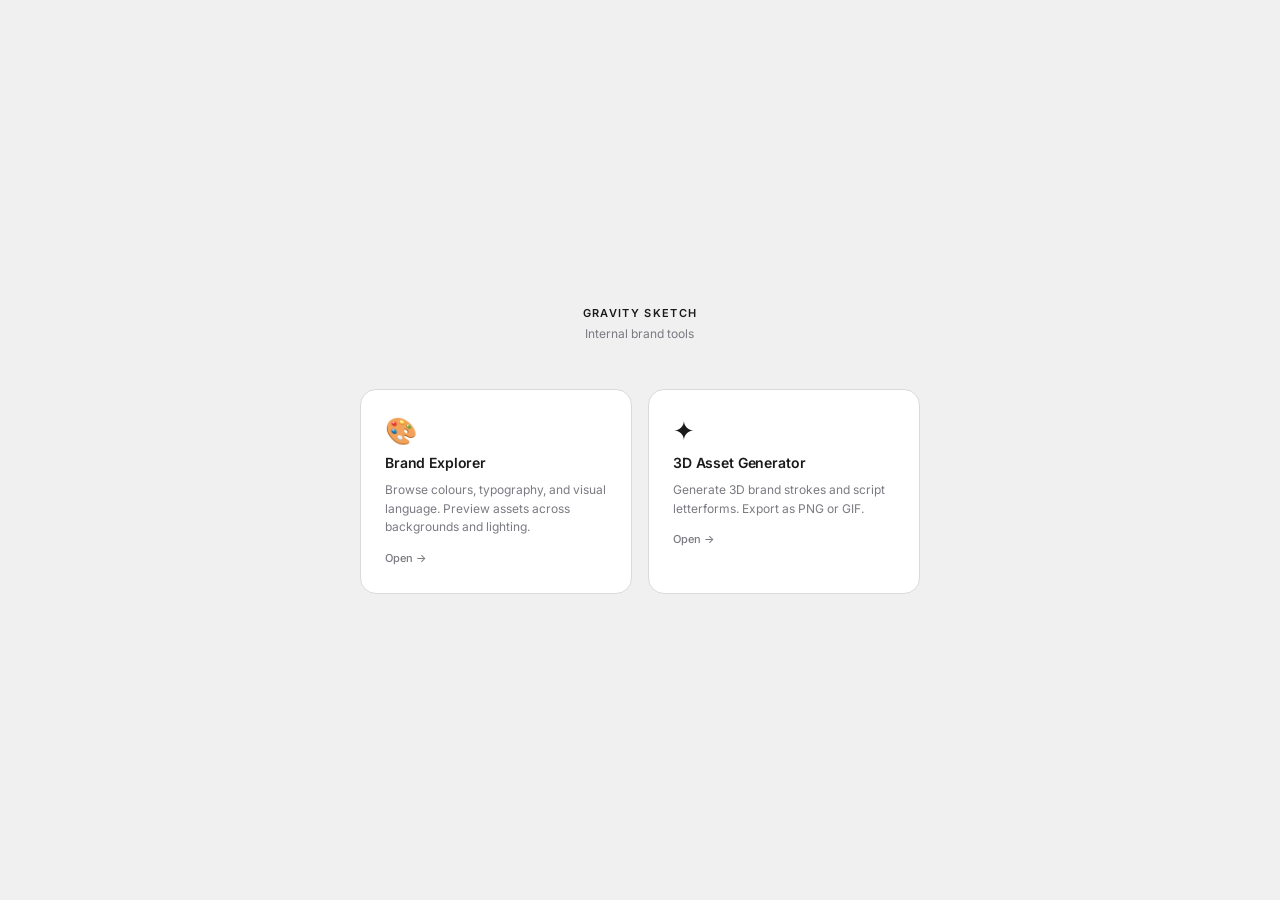
<file: index.html>
<!DOCTYPE html>
<html lang="en">
<head>
<meta charset="UTF-8">
<meta name="viewport" content="width=device-width, initial-scale=1.0">
<title>Gravity Sketch — Brand Tools</title>
<link rel="preconnect" href="https://fonts.googleapis.com">
<link rel="preconnect" href="https://fonts.gstatic.com" crossorigin>
<link href="https://fonts.googleapis.com/css2?family=Inter:wght@400;500;600;700&display=swap" rel="stylesheet">
<style>
  *, *::before, *::after { box-sizing: border-box; margin: 0; padding: 0; }

  :root {
    --bg:    #f0f0f0;
    --line:  #dadadd;
    --text:  #1a1a1b;
    --muted: #7b7a82;
  }

  html, body {
    height: 100%;
    font-family: 'Inter', system-ui, sans-serif;
    -webkit-font-smoothing: antialiased;
    background: var(--bg);
    color: var(--text);
  }

  body {
    display: flex;
    flex-direction: column;
    align-items: center;
    justify-content: center;
    min-height: 100vh;
    padding: 40px 20px;
    gap: 48px;
  }

  .wordmark {
    font-size: 11px;
    font-weight: 600;
    letter-spacing: 0.12em;
    text-transform: uppercase;
    text-align: center;
  }

  .tagline {
    font-size: 12px;
    color: var(--muted);
    margin-top: 6px;
    text-align: center;
  }

  .grid {
    display: grid;
    grid-template-columns: repeat(auto-fit, minmax(240px, 1fr));
    gap: 16px;
    width: 100%;
    max-width: 560px;
  }

  .card {
    background: #fff;
    border: 1px solid var(--line);
    border-radius: 16px;
    padding: 28px 24px;
    text-decoration: none;
    color: var(--text);
    display: flex;
    flex-direction: column;
    gap: 10px;
    transition: border-color 0.15s, box-shadow 0.15s, transform 0.15s;
  }

  .card:hover {
    border-color: #aaa;
    box-shadow: 0 4px 24px rgba(0,0,0,0.08);
    transform: translateY(-2px);
  }

  .card-icon { font-size: 26px; line-height: 1; }

  .card-title {
    font-size: 14px;
    font-weight: 600;
    letter-spacing: -0.01em;
  }

  .card-desc {
    font-size: 12px;
    color: var(--muted);
    line-height: 1.55;
  }

  .card-arrow {
    font-size: 11px;
    color: var(--muted);
    margin-top: 4px;
    font-weight: 500;
  }

  footer {
    font-size: 11px;
    color: var(--muted);
  }
</style>
</head>
<body>

<div>
  <div class="wordmark">Gravity Sketch</div>
  <div class="tagline">Internal brand tools</div>
</div>

<div class="grid">
  <a class="card" href="gravity-sketch-brand-explorer.html">
    <div class="card-icon">🎨</div>
    <div class="card-title">Brand Explorer</div>
    <div class="card-desc">Browse colours, typography, and visual language. Preview assets across backgrounds and lighting.</div>
    <div class="card-arrow">Open →</div>
  </a>

  <a class="card" href="gravity-sketch-3d-generator.html">
    <div class="card-icon">✦</div>
    <div class="card-title">3D Asset Generator</div>
    <div class="card-desc">Generate 3D brand strokes and script letterforms. Export as PNG or GIF.</div>
    <div class="card-arrow">Open →</div>
  </a>
</div>


</body>
</html>
</file>
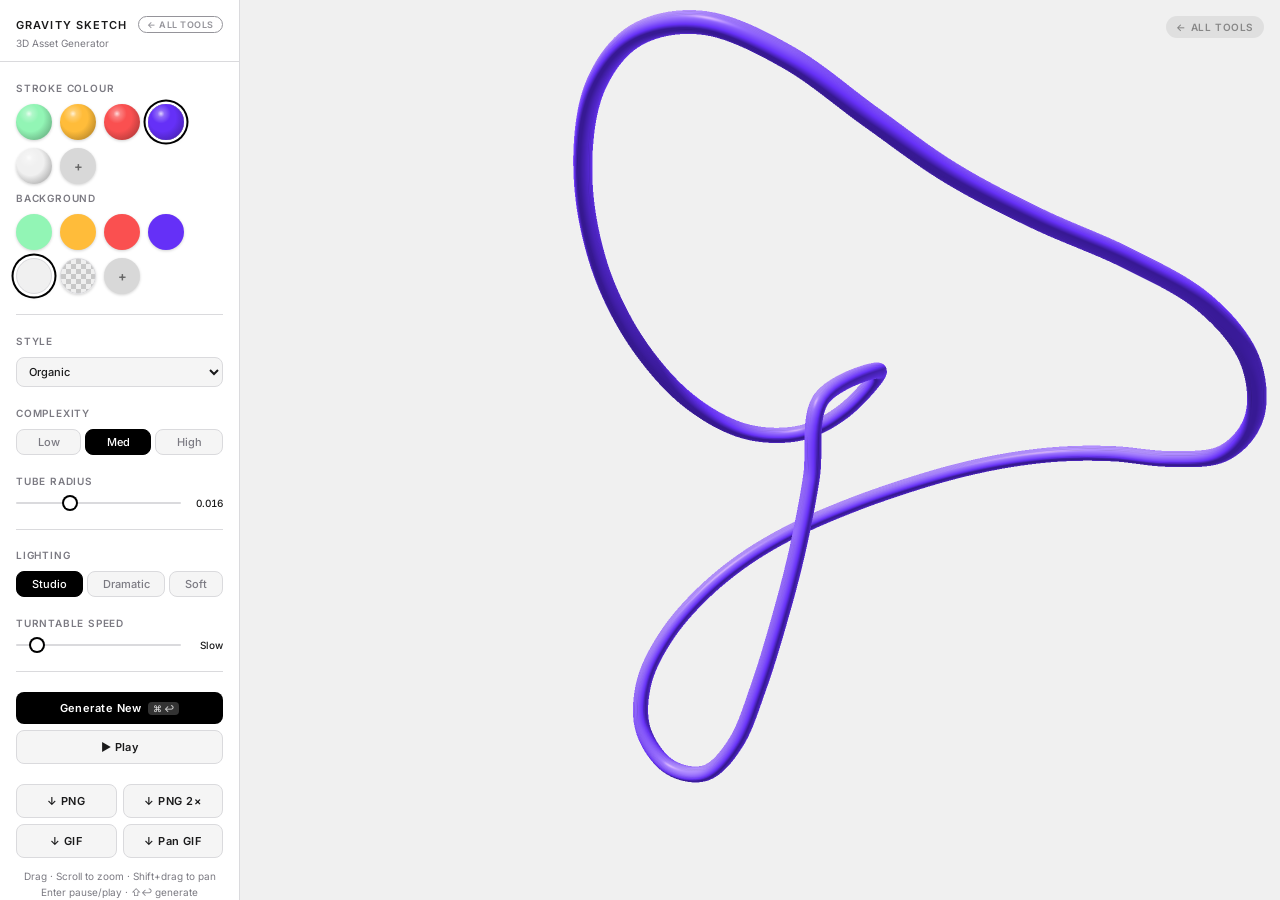
<file: gravity-sketch-3d-generator.html>
<!DOCTYPE html>
<html lang="en">
<head>
<meta charset="UTF-8">
<title>Gravity Sketch — 3D Stroke Generator</title>
<link rel="preconnect" href="https://fonts.googleapis.com">
<link rel="preconnect" href="https://fonts.gstatic.com" crossorigin>
<link href="https://fonts.googleapis.com/css2?family=Inter:wght@400;500;600&display=swap" rel="stylesheet">
<style>
*,*::before,*::after{box-sizing:border-box;margin:0;padding:0}

:root{
  --bg:    #f5f5f5;
  --bg2:   #ebebeb;
  --bg3:   #e0e0e0;
  --line:  #dadadd;
  --text:  #1a1a1b;
  --muted: #7b7a82;
  --ac:    #000000;
  --ac2:   #333333;
}

html,body{
  height:100%;overflow:hidden;
  background:#e8e8e8;
  font-family:'Inter',system-ui,sans-serif;
  font-size:13px;
  color:var(--text);
  -webkit-font-smoothing:antialiased;
}

.app{display:grid;grid-template-columns:240px 1fr;height:100vh}

/* ── Panel ── */
#panel{
  background:#ffffff;
  border-right:1px solid var(--line);
  display:flex;flex-direction:column;
  overflow-y:auto;overflow-x:hidden;
  scrollbar-width:thin;scrollbar-color:var(--bg3) transparent;
}
#panel::-webkit-scrollbar{width:3px}
#panel::-webkit-scrollbar-thumb{background:var(--bg3);border-radius:2px}

/* Logo / header */
.plogo{
  padding:16px 16px 12px;
  border-bottom:1px solid var(--line);
  flex-shrink:0;
}
.plogo .w{
  font-size:11px;font-weight:600;
  letter-spacing:.10em;text-transform:uppercase;
  color:var(--text);
}
.plogo .s{
  font-size:10px;font-weight:400;
  color:var(--muted);margin-top:2px;
}

/* Sections */
.sec{padding:20px 16px 0}
.sec:last-child{padding-bottom:20px}

.sl{
  font-size:10px;font-weight:600;
  letter-spacing:.08em;text-transform:uppercase;
  color:var(--muted);
  margin-bottom:10px;
}

/* Divider between groups */
.div{height:1px;background:var(--line);margin:20px 16px 0}

/* Button row */
.br{display:flex;flex-wrap:wrap;gap:4px}

.cb{
  background:var(--bg);
  border:1px solid var(--line);
  border-radius:8px;
  color:var(--muted);
  font-family:inherit;
  font-size:11px;font-weight:500;
  padding:5px 10px;
  cursor:pointer;
  flex:1 1 auto;
  text-align:center;
  white-space:nowrap;
  transition:background .1s,color .1s,border-color .1s;
}
.cb:hover{background:var(--bg2);color:var(--text)}
.cb.active{background:var(--ac);border-color:var(--ac);color:#fff}

/* Colour swatches */
.sr{display:flex;flex-wrap:wrap;gap:8px}

.sw{
  width:36px;height:36px;
  border-radius:50%;
  cursor:pointer;
  flex-shrink:0;
  position:relative;
  overflow:hidden;
  transition:transform .14s,box-shadow .14s;
  box-shadow:0 1px 3px rgba(0,0,0,.18);
}
.sw:hover{transform:scale(1.08);box-shadow:0 2px 8px rgba(0,0,0,.22)}
.sw.active{box-shadow:0 0 0 2.5px #fff, 0 0 0 4.5px var(--ac),0 1px 6px rgba(0,0,0,.18)}

/* Sliders */
.slider-row{display:flex;align-items:center;gap:8px}
.slider-row input[type=range]{
  flex:1;-webkit-appearance:none;
  height:2px;background:var(--line);
  border-radius:2px;outline:none;cursor:pointer;
}
.slider-row input[type=range]::-webkit-slider-thumb{
  -webkit-appearance:none;
  width:12px;height:12px;
  background:#fff;
  border-radius:50%;
  cursor:pointer;
  box-shadow:0 0 0 2px var(--ac);
}
.slider-row input[type=range]::-moz-range-thumb{
  width:12px;height:12px;
  background:#fff;border:none;
  border-radius:50%;
  box-shadow:0 0 0 2px var(--ac);
}
.sv{
  font-size:10px;font-weight:500;
  color:var(--text);
  min-width:34px;text-align:right;
  font-variant-numeric:tabular-nums;
}

/* Text input */
.text-field{
  width:100%;
  background:var(--bg);
  border:1px solid var(--line);
  border-radius:8px;
  font-family:inherit;
  font-size:13px;
  padding:7px 10px;
  color:var(--text);
  outline:none;
}
.text-field:focus{border-color:var(--ac)}

/* Action buttons */
.ab{
  width:100%;
  padding:9px 12px;
  border-radius:8px;
  font-family:inherit;
  font-size:11px;font-weight:600;
  letter-spacing:.04em;
  cursor:pointer;border:none;
  transition:background .15s,opacity .15s;
  display:flex;align-items:center;justify-content:center;gap:6px;
}
.ab.p{background:var(--ac);color:#fff}
.ab.p:hover{background:var(--ac2)}
.ab.s{background:var(--bg);border:1px solid var(--line);color:var(--text)}
.ab.s:hover{background:var(--bg2)}

/* kbd hint inside button */
.kbd{
  font-size:9px;font-weight:500;letter-spacing:.02em;
  background:rgba(255,255,255,.20);
  border-radius:4px;padding:1px 5px;
  color:rgba(255,255,255,.85);
}

/* Two-column download row */
.dl-row{display:grid;grid-template-columns:1fr 1fr;gap:6px}

/* GIF export progress bar */
#gif-bar-wrap{display:none;padding:6px 0 0}
#gif-bar{height:3px;background:var(--ac);border-radius:2px;width:0%;transition:width .05s linear}
#gif-label{font-size:10px;color:var(--muted);margin-top:4px;text-align:center}

.hint{
  font-size:10px;color:var(--muted);
  text-align:center;
  padding:10px 16px 0;
  line-height:1.6;
}

/* ── Canvas ── */
#cw{position:relative;overflow:hidden}
#c{display:block;width:100%;height:100%}

/* Back link */
.backlink{
  position:absolute;top:16px;right:16px;
  font-family:inherit;
  font-size:10px;font-weight:600;
  letter-spacing:.06em;text-transform:uppercase;
  text-decoration:none;
  padding:5px 10px;border-radius:40px;
  transition:.15s;z-index:10;
  color:rgba(0,0,0,.4);background:rgba(0,0,0,.07);
}
.backlink:hover{background:rgba(0,0,0,.13);color:rgba(0,0,0,.7)}
.backlink.light{color:rgba(255,255,255,.4);background:rgba(255,255,255,.09)}
.backlink.light:hover{background:rgba(255,255,255,.17);color:rgba(255,255,255,.8)}
</style>
<script type="text/x-gif-worker" id="gif-worker-src">// gif.worker.js 0.2.0 - https://github.com/jnordberg/gif.js
(function e(t,n,r){function s(o,u){if(!n[o]){if(!t[o]){var a=typeof require=="function"&&require;if(!u&&a)return a(o,!0);if(i)return i(o,!0);var f=new Error("Cannot find module '"+o+"'");throw f.code="MODULE_NOT_FOUND",f}var l=n[o]={exports:{}};t[o][0].call(l.exports,function(e){var n=t[o][1][e];return s(n?n:e)},l,l.exports,e,t,n,r)}return n[o].exports}var i=typeof require=="function"&&require;for(var o=0;o<r.length;o++)s(r[o]);return s})({1:[function(require,module,exports){var NeuQuant=require("./TypedNeuQuant.js");var LZWEncoder=require("./LZWEncoder.js");function ByteArray(){this.page=-1;this.pages=[];this.newPage()}ByteArray.pageSize=4096;ByteArray.charMap={};for(var i=0;i<256;i++)ByteArray.charMap[i]=String.fromCharCode(i);ByteArray.prototype.newPage=function(){this.pages[++this.page]=new Uint8Array(ByteArray.pageSize);this.cursor=0};ByteArray.prototype.getData=function(){var rv="";for(var p=0;p<this.pages.length;p++){for(var i=0;i<ByteArray.pageSize;i++){rv+=ByteArray.charMap[this.pages[p][i]]}}return rv};ByteArray.prototype.writeByte=function(val){if(this.cursor>=ByteArray.pageSize)this.newPage();this.pages[this.page][this.cursor++]=val};ByteArray.prototype.writeUTFBytes=function(string){for(var l=string.length,i=0;i<l;i++)this.writeByte(string.charCodeAt(i))};ByteArray.prototype.writeBytes=function(array,offset,length){for(var l=length||array.length,i=offset||0;i<l;i++)this.writeByte(array[i])};function GIFEncoder(width,height){this.width=~~width;this.height=~~height;this.transparent=null;this.transIndex=0;this.repeat=-1;this.delay=0;this.image=null;this.pixels=null;this.indexedPixels=null;this.colorDepth=null;this.colorTab=null;this.neuQuant=null;this.usedEntry=new Array;this.palSize=7;this.dispose=-1;this.firstFrame=true;this.sample=10;this.dither=false;this.globalPalette=false;this.out=new ByteArray}GIFEncoder.prototype.setDelay=function(milliseconds){this.delay=Math.round(milliseconds/10)};GIFEncoder.prototype.setFrameRate=function(fps){this.delay=Math.round(100/fps)};GIFEncoder.prototype.setDispose=function(disposalCode){if(disposalCode>=0)this.dispose=disposalCode};GIFEncoder.prototype.setRepeat=function(repeat){this.repeat=repeat};GIFEncoder.prototype.setTransparent=function(color){this.transparent=color};GIFEncoder.prototype.addFrame=function(imageData){this.image=imageData;this.colorTab=this.globalPalette&&this.globalPalette.slice?this.globalPalette:null;this.getImagePixels();this.analyzePixels();if(this.globalPalette===true)this.globalPalette=this.colorTab;if(this.firstFrame){this.writeLSD();this.writePalette();if(this.repeat>=0){this.writeNetscapeExt()}}this.writeGraphicCtrlExt();this.writeImageDesc();if(!this.firstFrame&&!this.globalPalette)this.writePalette();this.writePixels();this.firstFrame=false};GIFEncoder.prototype.finish=function(){this.out.writeByte(59)};GIFEncoder.prototype.setQuality=function(quality){if(quality<1)quality=1;this.sample=quality};GIFEncoder.prototype.setDither=function(dither){if(dither===true)dither="FloydSteinberg";this.dither=dither};GIFEncoder.prototype.setGlobalPalette=function(palette){this.globalPalette=palette};GIFEncoder.prototype.getGlobalPalette=function(){return this.globalPalette&&this.globalPalette.slice&&this.globalPalette.slice(0)||this.globalPalette};GIFEncoder.prototype.writeHeader=function(){this.out.writeUTFBytes("GIF89a")};GIFEncoder.prototype.analyzePixels=function(){if(!this.colorTab){this.neuQuant=new NeuQuant(this.pixels,this.sample);this.neuQuant.buildColormap();this.colorTab=this.neuQuant.getColormap()}if(this.dither){this.ditherPixels(this.dither.replace("-serpentine",""),this.dither.match(/-serpentine/)!==null)}else{this.indexPixels()}this.pixels=null;this.colorDepth=8;this.palSize=7;if(this.transparent!==null){this.transIndex=this.findClosest(this.transparent,true)}};GIFEncoder.prototype.indexPixels=function(imgq){var nPix=this.pixels.length/3;this.indexedPixels=new Uint8Array(nPix);var k=0;for(var j=0;j<nPix;j++){var index=this.findClosestRGB(this.pixels[k++]&255,this.pixels[k++]&255,this.pixels[k++]&255);this.usedEntry[index]=true;this.indexedPixels[j]=index}};GIFEncoder.prototype.ditherPixels=function(kernel,serpentine){var kernels={FalseFloydSteinberg:[[3/8,1,0],[3/8,0,1],[2/8,1,1]],FloydSteinberg:[[7/16,1,0],[3/16,-1,1],[5/16,0,1],[1/16,1,1]],Stucki:[[8/42,1,0],[4/42,2,0],[2/42,-2,1],[4/42,-1,1],[8/42,0,1],[4/42,1,1],[2/42,2,1],[1/42,-2,2],[2/42,-1,2],[4/42,0,2],[2/42,1,2],[1/42,2,2]],Atkinson:[[1/8,1,0],[1/8,2,0],[1/8,-1,1],[1/8,0,1],[1/8,1,1],[1/8,0,2]]};if(!kernel||!kernels[kernel]){throw"Unknown dithering kernel: "+kernel}var ds=kernels[kernel];var index=0,height=this.height,width=this.width,data=this.pixels;var direction=serpentine?-1:1;this.indexedPixels=new Uint8Array(this.pixels.length/3);for(var y=0;y<height;y++){if(serpentine)direction=direction*-1;for(var x=direction==1?0:width-1,xend=direction==1?width:0;x!==xend;x+=direction){index=y*width+x;var idx=index*3;var r1=data[idx];var g1=data[idx+1];var b1=data[idx+2];idx=this.findClosestRGB(r1,g1,b1);this.usedEntry[idx]=true;this.indexedPixels[index]=idx;idx*=3;var r2=this.colorTab[idx];var g2=this.colorTab[idx+1];var b2=this.colorTab[idx+2];var er=r1-r2;var eg=g1-g2;var eb=b1-b2;for(var i=direction==1?0:ds.length-1,end=direction==1?ds.length:0;i!==end;i+=direction){var x1=ds[i][1];var y1=ds[i][2];if(x1+x>=0&&x1+x<width&&y1+y>=0&&y1+y<height){var d=ds[i][0];idx=index+x1+y1*width;idx*=3;data[idx]=Math.max(0,Math.min(255,data[idx]+er*d));data[idx+1]=Math.max(0,Math.min(255,data[idx+1]+eg*d));data[idx+2]=Math.max(0,Math.min(255,data[idx+2]+eb*d))}}}}};GIFEncoder.prototype.findClosest=function(c,used){return this.findClosestRGB((c&16711680)>>16,(c&65280)>>8,c&255,used)};GIFEncoder.prototype.findClosestRGB=function(r,g,b,used){if(this.colorTab===null)return-1;if(this.neuQuant&&!used){return this.neuQuant.lookupRGB(r,g,b)}var c=b|g<<8|r<<16;var minpos=0;var dmin=256*256*256;var len=this.colorTab.length;for(var i=0,index=0;i<len;index++){var dr=r-(this.colorTab[i++]&255);var dg=g-(this.colorTab[i++]&255);var db=b-(this.colorTab[i++]&255);var d=dr*dr+dg*dg+db*db;if((!used||this.usedEntry[index])&&d<dmin){dmin=d;minpos=index}}return minpos};GIFEncoder.prototype.getImagePixels=function(){var w=this.width;var h=this.height;this.pixels=new Uint8Array(w*h*3);var data=this.image;var srcPos=0;var count=0;for(var i=0;i<h;i++){for(var j=0;j<w;j++){this.pixels[count++]=data[srcPos++];this.pixels[count++]=data[srcPos++];this.pixels[count++]=data[srcPos++];srcPos++}}};GIFEncoder.prototype.writeGraphicCtrlExt=function(){this.out.writeByte(33);this.out.writeByte(249);this.out.writeByte(4);var transp,disp;if(this.transparent===null){transp=0;disp=0}else{transp=1;disp=2}if(this.dispose>=0){disp=dispose&7}disp<<=2;this.out.writeByte(0|disp|0|transp);this.writeShort(this.delay);this.out.writeByte(this.transIndex);this.out.writeByte(0)};GIFEncoder.prototype.writeImageDesc=function(){this.out.writeByte(44);this.writeShort(0);this.writeShort(0);this.writeShort(this.width);this.writeShort(this.height);if(this.firstFrame||this.globalPalette){this.out.writeByte(0)}else{this.out.writeByte(128|0|0|0|this.palSize)}};GIFEncoder.prototype.writeLSD=function(){this.writeShort(this.width);this.writeShort(this.height);this.out.writeByte(128|112|0|this.palSize);this.out.writeByte(0);this.out.writeByte(0)};GIFEncoder.prototype.writeNetscapeExt=function(){this.out.writeByte(33);this.out.writeByte(255);this.out.writeByte(11);this.out.writeUTFBytes("NETSCAPE2.0");this.out.writeByte(3);this.out.writeByte(1);this.writeShort(this.repeat);this.out.writeByte(0)};GIFEncoder.prototype.writePalette=function(){this.out.writeBytes(this.colorTab);var n=3*256-this.colorTab.length;for(var i=0;i<n;i++)this.out.writeByte(0)};GIFEncoder.prototype.writeShort=function(pValue){this.out.writeByte(pValue&255);this.out.writeByte(pValue>>8&255)};GIFEncoder.prototype.writePixels=function(){var enc=new LZWEncoder(this.width,this.height,this.indexedPixels,this.colorDepth);enc.encode(this.out)};GIFEncoder.prototype.stream=function(){return this.out};module.exports=GIFEncoder},{"./LZWEncoder.js":2,"./TypedNeuQuant.js":3}],2:[function(require,module,exports){var EOF=-1;var BITS=12;var HSIZE=5003;var masks=[0,1,3,7,15,31,63,127,255,511,1023,2047,4095,8191,16383,32767,65535];function LZWEncoder(width,height,pixels,colorDepth){var initCodeSize=Math.max(2,colorDepth);var accum=new Uint8Array(256);var htab=new Int32Array(HSIZE);var codetab=new Int32Array(HSIZE);var cur_accum,cur_bits=0;var a_count;var free_ent=0;var maxcode;var clear_flg=false;var g_init_bits,ClearCode,EOFCode;function char_out(c,outs){accum[a_count++]=c;if(a_count>=254)flush_char(outs)}function cl_block(outs){cl_hash(HSIZE);free_ent=ClearCode+2;clear_flg=true;output(ClearCode,outs)}function cl_hash(hsize){for(var i=0;i<hsize;++i)htab[i]=-1}function compress(init_bits,outs){var fcode,c,i,ent,disp,hsize_reg,hshift;g_init_bits=init_bits;clear_flg=false;n_bits=g_init_bits;maxcode=MAXCODE(n_bits);ClearCode=1<<init_bits-1;EOFCode=ClearCode+1;free_ent=ClearCode+2;a_count=0;ent=nextPixel();hshift=0;for(fcode=HSIZE;fcode<65536;fcode*=2)++hshift;hshift=8-hshift;hsize_reg=HSIZE;cl_hash(hsize_reg);output(ClearCode,outs);outer_loop:while((c=nextPixel())!=EOF){fcode=(c<<BITS)+ent;i=c<<hshift^ent;if(htab[i]===fcode){ent=codetab[i];continue}else if(htab[i]>=0){disp=hsize_reg-i;if(i===0)disp=1;do{if((i-=disp)<0)i+=hsize_reg;if(htab[i]===fcode){ent=codetab[i];continue outer_loop}}while(htab[i]>=0)}output(ent,outs);ent=c;if(free_ent<1<<BITS){codetab[i]=free_ent++;htab[i]=fcode}else{cl_block(outs)}}output(ent,outs);output(EOFCode,outs)}function encode(outs){outs.writeByte(initCodeSize);remaining=width*height;curPixel=0;compress(initCodeSize+1,outs);outs.writeByte(0)}function flush_char(outs){if(a_count>0){outs.writeByte(a_count);outs.writeBytes(accum,0,a_count);a_count=0}}function MAXCODE(n_bits){return(1<<n_bits)-1}function nextPixel(){if(remaining===0)return EOF;--remaining;var pix=pixels[curPixel++];return pix&255}function output(code,outs){cur_accum&=masks[cur_bits];if(cur_bits>0)cur_accum|=code<<cur_bits;else cur_accum=code;cur_bits+=n_bits;while(cur_bits>=8){char_out(cur_accum&255,outs);cur_accum>>=8;cur_bits-=8}if(free_ent>maxcode||clear_flg){if(clear_flg){maxcode=MAXCODE(n_bits=g_init_bits);clear_flg=false}else{++n_bits;if(n_bits==BITS)maxcode=1<<BITS;else maxcode=MAXCODE(n_bits)}}if(code==EOFCode){while(cur_bits>0){char_out(cur_accum&255,outs);cur_accum>>=8;cur_bits-=8}flush_char(outs)}}this.encode=encode}module.exports=LZWEncoder},{}],3:[function(require,module,exports){var ncycles=100;var netsize=256;var maxnetpos=netsize-1;var netbiasshift=4;var intbiasshift=16;var intbias=1<<intbiasshift;var gammashift=10;var gamma=1<<gammashift;var betashift=10;var beta=intbias>>betashift;var betagamma=intbias<<gammashift-betashift;var initrad=netsize>>3;var radiusbiasshift=6;var radiusbias=1<<radiusbiasshift;var initradius=initrad*radiusbias;var radiusdec=30;var alphabiasshift=10;var initalpha=1<<alphabiasshift;var alphadec;var radbiasshift=8;var radbias=1<<radbiasshift;var alpharadbshift=alphabiasshift+radbiasshift;var alpharadbias=1<<alpharadbshift;var prime1=499;var prime2=491;var prime3=487;var prime4=503;var minpicturebytes=3*prime4;function NeuQuant(pixels,samplefac){var network;var netindex;var bias;var freq;var radpower;function init(){network=[];netindex=new Int32Array(256);bias=new Int32Array(netsize);freq=new Int32Array(netsize);radpower=new Int32Array(netsize>>3);var i,v;for(i=0;i<netsize;i++){v=(i<<netbiasshift+8)/netsize;network[i]=new Float64Array([v,v,v,0]);freq[i]=intbias/netsize;bias[i]=0}}function unbiasnet(){for(var i=0;i<netsize;i++){network[i][0]>>=netbiasshift;network[i][1]>>=netbiasshift;network[i][2]>>=netbiasshift;network[i][3]=i}}function altersingle(alpha,i,b,g,r){network[i][0]-=alpha*(network[i][0]-b)/initalpha;network[i][1]-=alpha*(network[i][1]-g)/initalpha;network[i][2]-=alpha*(network[i][2]-r)/initalpha}function alterneigh(radius,i,b,g,r){var lo=Math.abs(i-radius);var hi=Math.min(i+radius,netsize);var j=i+1;var k=i-1;var m=1;var p,a;while(j<hi||k>lo){a=radpower[m++];if(j<hi){p=network[j++];p[0]-=a*(p[0]-b)/alpharadbias;p[1]-=a*(p[1]-g)/alpharadbias;p[2]-=a*(p[2]-r)/alpharadbias}if(k>lo){p=network[k--];p[0]-=a*(p[0]-b)/alpharadbias;p[1]-=a*(p[1]-g)/alpharadbias;p[2]-=a*(p[2]-r)/alpharadbias}}}function contest(b,g,r){var bestd=~(1<<31);var bestbiasd=bestd;var bestpos=-1;var bestbiaspos=bestpos;var i,n,dist,biasdist,betafreq;for(i=0;i<netsize;i++){n=network[i];dist=Math.abs(n[0]-b)+Math.abs(n[1]-g)+Math.abs(n[2]-r);if(dist<bestd){bestd=dist;bestpos=i}biasdist=dist-(bias[i]>>intbiasshift-netbiasshift);if(biasdist<bestbiasd){bestbiasd=biasdist;bestbiaspos=i}betafreq=freq[i]>>betashift;freq[i]-=betafreq;bias[i]+=betafreq<<gammashift}freq[bestpos]+=beta;bias[bestpos]-=betagamma;return bestbiaspos}function inxbuild(){var i,j,p,q,smallpos,smallval,previouscol=0,startpos=0;for(i=0;i<netsize;i++){p=network[i];smallpos=i;smallval=p[1];for(j=i+1;j<netsize;j++){q=network[j];if(q[1]<smallval){smallpos=j;smallval=q[1]}}q=network[smallpos];if(i!=smallpos){j=q[0];q[0]=p[0];p[0]=j;j=q[1];q[1]=p[1];p[1]=j;j=q[2];q[2]=p[2];p[2]=j;j=q[3];q[3]=p[3];p[3]=j}if(smallval!=previouscol){netindex[previouscol]=startpos+i>>1;for(j=previouscol+1;j<smallval;j++)netindex[j]=i;previouscol=smallval;startpos=i}}netindex[previouscol]=startpos+maxnetpos>>1;for(j=previouscol+1;j<256;j++)netindex[j]=maxnetpos}function inxsearch(b,g,r){var a,p,dist;var bestd=1e3;var best=-1;var i=netindex[g];var j=i-1;while(i<netsize||j>=0){if(i<netsize){p=network[i];dist=p[1]-g;if(dist>=bestd)i=netsize;else{i++;if(dist<0)dist=-dist;a=p[0]-b;if(a<0)a=-a;dist+=a;if(dist<bestd){a=p[2]-r;if(a<0)a=-a;dist+=a;if(dist<bestd){bestd=dist;best=p[3]}}}}if(j>=0){p=network[j];dist=g-p[1];if(dist>=bestd)j=-1;else{j--;if(dist<0)dist=-dist;a=p[0]-b;if(a<0)a=-a;dist+=a;if(dist<bestd){a=p[2]-r;if(a<0)a=-a;dist+=a;if(dist<bestd){bestd=dist;best=p[3]}}}}}return best}function learn(){var i;var lengthcount=pixels.length;var alphadec=30+(samplefac-1)/3;var samplepixels=lengthcount/(3*samplefac);var delta=~~(samplepixels/ncycles);var alpha=initalpha;var radius=initradius;var rad=radius>>radiusbiasshift;if(rad<=1)rad=0;for(i=0;i<rad;i++)radpower[i]=alpha*((rad*rad-i*i)*radbias/(rad*rad));var step;if(lengthcount<minpicturebytes){samplefac=1;step=3}else if(lengthcount%prime1!==0){step=3*prime1}else if(lengthcount%prime2!==0){step=3*prime2}else if(lengthcount%prime3!==0){step=3*prime3}else{step=3*prime4}var b,g,r,j;var pix=0;i=0;while(i<samplepixels){b=(pixels[pix]&255)<<netbiasshift;g=(pixels[pix+1]&255)<<netbiasshift;r=(pixels[pix+2]&255)<<netbiasshift;j=contest(b,g,r);altersingle(alpha,j,b,g,r);if(rad!==0)alterneigh(rad,j,b,g,r);pix+=step;if(pix>=lengthcount)pix-=lengthcount;i++;if(delta===0)delta=1;if(i%delta===0){alpha-=alpha/alphadec;radius-=radius/radiusdec;rad=radius>>radiusbiasshift;if(rad<=1)rad=0;for(j=0;j<rad;j++)radpower[j]=alpha*((rad*rad-j*j)*radbias/(rad*rad))}}}function buildColormap(){init();learn();unbiasnet();inxbuild()}this.buildColormap=buildColormap;function getColormap(){var map=[];var index=[];for(var i=0;i<netsize;i++)index[network[i][3]]=i;var k=0;for(var l=0;l<netsize;l++){var j=index[l];map[k++]=network[j][0];map[k++]=network[j][1];map[k++]=network[j][2]}return map}this.getColormap=getColormap;this.lookupRGB=inxsearch}module.exports=NeuQuant},{}],4:[function(require,module,exports){var GIFEncoder,renderFrame;GIFEncoder=require("./GIFEncoder.js");renderFrame=function(frame){var encoder,page,stream,transfer;encoder=new GIFEncoder(frame.width,frame.height);if(frame.index===0){encoder.writeHeader()}else{encoder.firstFrame=false}encoder.setTransparent(frame.transparent);encoder.setRepeat(frame.repeat);encoder.setDelay(frame.delay);encoder.setQuality(frame.quality);encoder.setDither(frame.dither);encoder.setGlobalPalette(frame.globalPalette);encoder.addFrame(frame.data);if(frame.last){encoder.finish()}if(frame.globalPalette===true){frame.globalPalette=encoder.getGlobalPalette()}stream=encoder.stream();frame.data=stream.pages;frame.cursor=stream.cursor;frame.pageSize=stream.constructor.pageSize;if(frame.canTransfer){transfer=function(){var i,len,ref,results;ref=frame.data;results=[];for(i=0,len=ref.length;i<len;i++){page=ref[i];results.push(page.buffer)}return results}();return self.postMessage(frame,transfer)}else{return self.postMessage(frame)}};self.onmessage=function(event){return renderFrame(event.data)}},{"./GIFEncoder.js":1}]},{},[4]);
//# sourceMappingURL=gif.worker.js.map
</script>
</head>
<body>
<div class="app">
<aside id="panel">
  <div class="plogo">
    <div style="display:flex;align-items:center;justify-content:space-between">
      <div class="w">Gravity Sketch</div>
      <a href="./index.html"
         style="font-size:9px;font-weight:600;letter-spacing:.06em;text-transform:uppercase;
                color:var(--muted);text-decoration:none;border:1px solid var(--muted);
                border-radius:20px;padding:2px 8px;white-space:nowrap;opacity:.8"
         onmouseover="this.style.opacity=1" onmouseout="this.style.opacity=.8">
        ← All Tools
      </a>
    </div>
    <div style="display:flex;align-items:center;justify-content:space-between;margin-top:2px">
      <div class="s">3D Asset Generator</div>
    </div>
  </div>

  <!-- ── COLOUR GROUP (top) ─────────────────────────── -->
  <div class="sec">
    <div class="sl">Stroke Colour</div>
    <div class="sr">
      <!-- data-marble + data-base → JS applies sphere gradient at boot -->
      <div class="sw"        data-color="green"  data-marble data-base="#92F5B5" onclick="setColor(this)"></div>
      <div class="sw"        data-color="gold"   data-marble data-base="#FFBC3A" onclick="setColor(this)"></div>
      <div class="sw"        data-color="pink"   data-marble data-base="#FA5050" onclick="setColor(this)"></div>
      <div class="sw active" data-color="purple" data-marble data-base="#6530F7" onclick="setColor(this)"></div>
      <div class="sw"        data-color="white"  data-marble data-base="#F0F0F0" onclick="setColor(this)"></div>
      <div class="sw" id="custom-col-sw" data-color="custom" data-marble data-base="#e040fb"
           style="background:#d8d8d8;display:flex;align-items:center;justify-content:center;font-size:13px;font-weight:600;color:#666"
           onclick="document.getElementById('ccp').click()">+
        <input type="color" id="ccp" value="#e040fb" style="position:absolute;width:0;height:0;opacity:0;pointer-events:none" oninput="onCustomCol(this)">
      </div>
    </div>
  </div>

  <div class="sec" style="padding-top:8px">
    <div class="sl">Background</div>
    <div class="sr">
      <!-- flat class → flat solid colour, no 3D gradient -->
      <div class="sw flat"        data-bg="#92F5B5" style="background:#92F5B5" onclick="setBg(this)"></div>
      <div class="sw flat"        data-bg="#FFBC3A" style="background:#FFBC3A" onclick="setBg(this)"></div>
      <div class="sw flat"        data-bg="#FA5050" style="background:#FA5050" onclick="setBg(this)"></div>
      <div class="sw flat"        data-bg="#6530F7" style="background:#6530F7" onclick="setBg(this)"></div>
      <div class="sw flat active" data-bg="#F0F0F0" style="background:#F0F0F0;border:1px solid #dadadd" onclick="setBg(this)"></div>
      <div class="sw flat" id="transparent-bg-sw"
           style="background:repeating-conic-gradient(#c8c8c8 0% 25%,#efefef 0% 50%) 0 0/10px 10px;border:1px solid #dadadd"
           onclick="setTransparentBg()" title="Transparent"></div>
      <div class="sw flat" id="custom-bg-sw"
           style="background:#d8d8d8;display:flex;align-items:center;justify-content:center;font-size:13px;font-weight:600;color:#666"
           onclick="document.getElementById('cbp').click()">+
        <input type="color" id="cbp" value="#ff6d00" style="position:absolute;width:0;height:0;opacity:0;pointer-events:none" oninput="onCustomBg(this)">
      </div>
    </div>
  </div>
  <div class="div"></div>

  <!-- ── STYLE ──────────────────────────────────────── -->
  <div class="sec">
    <div class="sl">Style</div>
    <select id="style-sel" onchange="pickStyle(this.value)" style="width:100%;padding:6px 8px;border-radius:8px;border:1px solid var(--line);background:var(--bg);color:var(--text);font-family:inherit;font-size:11px;font-weight:500;cursor:pointer;outline:none">
      <option value="organic">Organic</option>
      <option value="flowing">Flowing</option>
      <option value="text">Script</option>
      <option value="annotations">Annotations</option>
      <option value="objects">Objects</option>
    </select>
  </div>
  <div class="sec" id="text-sec" style="display:none;padding-top:8px">
    <input type="text" id="text-input" class="text-field" value="Gravity Sketch" placeholder="Type here…" oninput="generate()">
    <div style="margin-top:6px">
      <div class="lbl" style="margin-bottom:4px">Font</div>
      <select id="font-sel" onchange="pickFont(this.value)" style="width:100%;padding:6px 8px;border-radius:8px;border:1px solid var(--line);background:var(--bg);color:var(--text);font-family:inherit;font-size:11px;font-weight:500;cursor:pointer;outline:none">
        <option value="cursive">Cursive (original)</option>
        <option value="scriptc">Script Medium</option>
        <option value="scripts">Script Thin</option>
      </select>
    </div>
  </div>
  <div class="sec" id="ann-sec" style="display:none;padding-top:8px">
    <div class="br">
      <button class="cb active" data-g="obj" data-v="glb-1"  onclick="pickObj(this)">1</button>
      <button class="cb"        data-g="obj" data-v="glb-2"  onclick="pickObj(this)">2</button>
      <button class="cb"        data-g="obj" data-v="glb-3"  onclick="pickObj(this)">3</button>
      <button class="cb"        data-g="obj" data-v="glb-4"  onclick="pickObj(this)">4</button>
      <button class="cb"        data-g="obj" data-v="glb-5"  onclick="pickObj(this)">5</button>
      <button class="cb"        data-g="obj" data-v="glb-6"  onclick="pickObj(this)">6</button>
      <button class="cb"        data-g="obj" data-v="glb-17" onclick="pickObj(this)">17</button>
      <button class="cb"        data-g="obj" data-v="glb-18" onclick="pickObj(this)">18</button>
      <button class="cb"        data-g="obj" data-v="glb-19" onclick="pickObj(this)">19</button>
      <button class="cb"        data-g="obj" data-v="glb-20" onclick="pickObj(this)">20</button>
      <button class="cb"        data-g="obj" data-v="glb-21" onclick="pickObj(this)">21</button>
      <button class="cb"        data-g="obj" data-v="glb-22" onclick="pickObj(this)">22</button>
      <button class="cb"        data-g="obj" data-v="glb-23" onclick="pickObj(this)">23</button>
      <button class="cb"        data-g="obj" data-v="glb-24" onclick="pickObj(this)">24</button>
      <button class="cb"        data-g="obj" data-v="glb-25" onclick="pickObj(this)">25</button>
    </div>
  </div>
  <div class="sec" id="obj-sec" style="display:none;padding-top:8px">
    <div class="br">
      <button class="cb active" data-g="obj" data-v="glb-7"  onclick="pickObj(this)">7</button>
      <button class="cb"        data-g="obj" data-v="glb-8"  onclick="pickObj(this)">8</button>
      <button class="cb"        data-g="obj" data-v="glb-9"  onclick="pickObj(this)">9</button>
      <button class="cb"        data-g="obj" data-v="glb-10" onclick="pickObj(this)">10</button>
      <button class="cb"        data-g="obj" data-v="glb-11" onclick="pickObj(this)">11</button>
      <button class="cb"        data-g="obj" data-v="glb-12" onclick="pickObj(this)">12</button>
      <button class="cb"        data-g="obj" data-v="glb-13" onclick="pickObj(this)">13</button>
      <button class="cb"        data-g="obj" data-v="glb-14" onclick="pickObj(this)">14</button>
      <button class="cb"        data-g="obj" data-v="glb-15" onclick="pickObj(this)">15</button>
      <button class="cb"        data-g="obj" data-v="glb-16" onclick="pickObj(this)">16</button>
    </div>
  </div>
  <div class="sec" id="wire-sec" style="display:none">
    <div class="br">
      <button class="cb" id="wire-btn" onclick="toggleWireframe(this)">Wireframe</button>
    </div>
  </div>

  <!-- Complexity -->
  <div class="sec">
    <div class="sl">Complexity</div>
    <div class="br">
      <button class="cb"        data-g="cx" data-v="1" onclick="pick(this)">Low</button>
      <button class="cb active" data-g="cx" data-v="2" onclick="pick(this)">Med</button>
      <button class="cb"        data-g="cx" data-v="3" onclick="pick(this)">High</button>
    </div>
  </div>


  <!-- Tube radius (hidden in Objects mode) -->
  <div class="sec" id="rad-sec">
    <div class="sl">Tube Radius</div>
    <div class="slider-row">
      <input type="range" id="rad" min="1" max="100" value="32" autocomplete="off" oninput="onRad(this)">
      <span class="sv" id="radv">0.020</span>
    </div>
  </div>

  <div class="div"></div>

  <!-- Lighting -->
  <div class="sec">
    <div class="sl">Lighting</div>
    <div class="br">
      <button class="cb active" data-g="lt" data-v="studio"   onclick="pick(this)">Studio</button>
      <button class="cb"        data-g="lt" data-v="dramatic" onclick="pick(this)">Dramatic</button>
      <button class="cb"        data-g="lt" data-v="soft"     onclick="pick(this)">Soft</button>
    </div>
  </div>

  <!-- Turntable speed -->
  <div class="sec">
    <div class="sl">Turntable Speed</div>
    <div class="slider-row">
      <input type="range" id="ttspd" min="0" max="100" value="10" autocomplete="off" oninput="onTTSpeed(this)">
      <span class="sv" id="ttspdv">Slow</span>
    </div>
  </div>
  <div class="div"></div>

  <!-- Actions -->
  <div class="sec" id="reveal-sec">
    <div style="display:flex;flex-direction:column;gap:6px">
      <button class="ab p" onclick="generate()">
        Generate New <span class="kbd">⌘ ↩</span>
      </button>
      <button class="ab s" id="play-btn" onclick="playReveal()">▶ Play</button>
    </div>
    <div id="gif-bar-wrap" style="margin-top:6px">
      <div id="gif-bar"></div>
      <div id="gif-label">Encoding…</div>
    </div>
  </div>
  <div class="sec">
    <div class="dl-row">
      <button class="ab s" onclick="exportPNG(1)">↓ PNG</button>
      <button class="ab s" onclick="exportPNG(2)">↓ PNG 2×</button>
      <button class="ab s" id="gif-btn" onclick="exportGIF()">↓ GIF</button>
      <button class="ab s" id="pan-gif-btn" onclick="exportPanGIF()">↓ Pan GIF</button>
    </div>
  </div>

  <div class="hint">
    Drag · Scroll to zoom · Shift+drag to pan<br>
    Enter pause/play · ⇧↩ generate
  </div>

</aside>
<div id="cw">
  <canvas id="c"></canvas>
  <a class="backlink" id="bl" href="./index.html">← All Tools</a>
</div>
</div>
<script>
'use strict';

// ── Vec3 ──────────────────────────────────────────────────────────────────────
const vadd=(a,b)=>[a[0]+b[0],a[1]+b[1],a[2]+b[2]];
const vsub=(a,b)=>[a[0]-b[0],a[1]-b[1],a[2]-b[2]];
const vscl=(a,s)=>[a[0]*s,a[1]*s,a[2]*s];
const vdot=(a,b)=>a[0]*b[0]+a[1]*b[1]+a[2]*b[2];
const vcrs=(a,b)=>[a[1]*b[2]-a[2]*b[1],a[2]*b[0]-a[0]*b[2],a[0]*b[1]-a[1]*b[0]];
const vlen=a=>Math.sqrt(vdot(a,a));
const vnrm=a=>{const l=vlen(a);return l>1e-9?vscl(a,1/l):[0,0,0]};

// ── Mat4 (column-major) ───────────────────────────────────────────────────────
function m4persp(fov,asp,n,f){
  const t=1/Math.tan(fov/2),nf=1/(n-f);
  return new Float32Array([t/asp,0,0,0, 0,t,0,0, 0,0,(f+n)*nf,-1, 0,0,2*f*n*nf,0]);
}
function m4look(eye,cen,up){
  const f=vnrm(vsub(cen,eye)),s=vnrm(vcrs(f,up)),u=vcrs(s,f);
  return new Float32Array([
    s[0],u[0],-f[0],0, s[1],u[1],-f[1],0,
    s[2],u[2],-f[2],0, -vdot(s,eye),-vdot(u,eye),vdot(f,eye),1
  ]);
}
function m4mul(a,b){
  const m=new Float32Array(16);
  for(let c=0;c<4;c++)for(let r=0;r<4;r++)for(let k=0;k<4;k++)m[c*4+r]+=a[k*4+r]*b[c*4+k];
  return m;
}
function m3of(m){return new Float32Array([m[0],m[1],m[2],m[4],m[5],m[6],m[8],m[9],m[10]])}

// ── Catmull-Rom ───────────────────────────────────────────────────────────────
function crPt(p0,p1,p2,p3,t){
  const t2=t*t,t3=t2*t;
  return[0,1,2].map(i=>0.5*((2*p1[i])+(-p0[i]+p2[i])*t+(2*p0[i]-5*p1[i]+4*p2[i]-p3[i])*t2+(-p0[i]+3*p1[i]-3*p2[i]+p3[i])*t3));
}
function crTan(p0,p1,p2,p3,t){
  const t2=t*t;
  return[0,1,2].map(i=>0.5*((-p0[i]+p2[i])+(4*p0[i]-10*p1[i]+8*p2[i]-2*p3[i])*t+(-3*p0[i]+9*p1[i]-9*p2[i]+3*p3[i])*t2));
}

function buildSpline(ctrl,nSamples,closed){
  const pts=[],tans=[],n=ctrl.length;
  const get=i=>closed?ctrl[((i%n)+n)%n]:ctrl[Math.max(0,Math.min(n-1,i))];
  const segs=closed?n:n-1;
  const sps=Math.floor(nSamples/segs);
  for(let s=0;s<segs;s++){
    const p0=get(s-1),p1=get(s),p2=get(s+1),p3=get(s+2);
    for(let j=0;j<sps;j++){
      const t=j/sps;
      pts.push(crPt(p0,p1,p2,p3,t));
      tans.push(vnrm(crTan(p0,p1,p2,p3,t)));
    }
  }
  if(closed){pts.push(pts[0]);tans.push(tans[0]);}
  return{pts,tans};
}

// ── Rotation-minimizing frames ────────────────────────────────────────────────
function buildFrames(pts,tans){
  const n=pts.length,frames=[];
  const t0=tans[0];
  let ref=Math.abs(t0[0])<0.9?[1,0,0]:[0,1,0];
  let n0=vnrm(vcrs(t0,ref)); n0=vnrm(vcrs(vcrs(t0,n0),t0));
  frames[0]={t:t0,n:n0,b:vnrm(vcrs(t0,n0))};
  for(let i=1;i<n;i++){
    const prev=frames[i-1];
    const v1=vsub(pts[i],pts[i-1]);
    const c1=vdot(v1,v1);
    let rL,tL;
    if(c1<1e-12){rL=prev.n;tL=prev.t;}
    else{
      rL=vsub(prev.n,vscl(v1,2/c1*vdot(v1,prev.n)));
      tL=vsub(prev.t,vscl(v1,2/c1*vdot(v1,prev.t)));
    }
    const ti=tans[i],v2=vsub(ti,tL),c2=vdot(v2,v2);
    const ni=c2<1e-12?rL:vsub(rL,vscl(v2,2/c2*vdot(v2,rL)));
    const bi=vnrm(vcrs(ti,ni));
    frames[i]={t:ti,n:vnrm(ni),b:bi};
  }
  return frames;
}

// ── Tube geometry ─────────────────────────────────────────────────────────────
function buildTube(pts,frames,radius,sides){
  const N=pts.length,K=sides;
  const pos=new Float32Array(N*K*3);
  const nor=new Float32Array(N*K*3);
  const uv =new Float32Array(N*K*2);
  const idx=[];
  for(let i=0;i<N;i++){
    const P=pts[i],{n,b}=frames[i];
    const u=i/(N-1);
    for(let j=0;j<K;j++){
      const th=(j/K)*Math.PI*2,cos=Math.cos(th),sin=Math.sin(th);
      const nx=cos*n[0]+sin*b[0],ny=cos*n[1]+sin*b[1],nz=cos*n[2]+sin*b[2];
      const base=(i*K+j)*3;
      pos[base]  =P[0]+radius*nx; pos[base+1]=P[1]+radius*ny; pos[base+2]=P[2]+radius*nz;
      nor[base]  =nx;             nor[base+1]=ny;              nor[base+2]=nz;
      const uv2=(i*K+j)*2; uv[uv2]=u; uv[uv2+1]=j/K;
    }
  }
  for(let i=0;i<N-1;i++){
    for(let j=0;j<K;j++){
      const a=i*K+j,b2=i*K+(j+1)%K,c=((i+1)*K+j),d=((i+1)*K+(j+1)%K);
      idx.push(a,c,b2, b2,c,d);
    }
  }
  return{pos,nor,uv,idx:new Uint16Array(idx)};
}

// ── Sphere ────────────────────────────────────────────────────────────────────
function buildSphere(cx,cy,cz,r,slices,stacks){
  const v=(stacks+1)*(slices+1);
  const pos=new Float32Array(v*3),nor=new Float32Array(v*3),uv=new Float32Array(v*2);
  const idx=[];
  for(let i=0;i<=stacks;i++){
    const phi=Math.PI*i/stacks,sp=Math.sin(phi),cp=Math.cos(phi);
    for(let j=0;j<=slices;j++){
      const th=2*Math.PI*j/slices,st=Math.sin(th),ct=Math.cos(th);
      const x=ct*sp,y=cp,z=st*sp;
      const vi=i*(slices+1)+j;
      pos[vi*3]=cx+r*x; pos[vi*3+1]=cy+r*y; pos[vi*3+2]=cz+r*z;
      nor[vi*3]=x; nor[vi*3+1]=y; nor[vi*3+2]=z;
      uv[vi*2]=j/slices; uv[vi*2+1]=i/stacks;
    }
  }
  for(let i=0;i<stacks;i++)
    for(let j=0;j<slices;j++){
      const a=i*(slices+1)+j,b=a+slices+1;
      idx.push(a,b,a+1, a+1,b,b+1);
    }
  return{pos,nor,uv,idx:new Uint32Array(idx)};
}

// ── Cone geometry ─────────────────────────────────────────────────────────────
function buildCone(bx,by,bz, tx,ty,tz, radius, sides){
  const axis=vnrm(vsub([tx,ty,tz],[bx,by,bz]));
  let ref=Math.abs(axis[0])<0.9?[1,0,0]:[0,1,0];
  const n0=vnrm(vcrs(axis,ref)), b0=vnrm(vcrs(axis,n0));
  const h=vlen(vsub([tx,ty,tz],[bx,by,bz]));
  const sl=radius/Math.max(h,0.001), cs=Math.sqrt(Math.max(0,1-sl*sl));
  const pos=[], nor=[], uv=[], idx=[];
  for(let j=0;j<=sides;j++){
    const th=j/sides*Math.PI*2, c=Math.cos(th), s=Math.sin(th);
    const ox=c*n0[0]+s*b0[0], oy=c*n0[1]+s*b0[1], oz=c*n0[2]+s*b0[2];
    const nx=ox*cs+axis[0]*sl, ny=oy*cs+axis[1]*sl, nz=oz*cs+axis[2]*sl;
    pos.push(bx+radius*ox, by+radius*oy, bz+radius*oz); nor.push(nx,ny,nz); uv.push(j/sides,0);
    pos.push(tx,ty,tz);                                   nor.push(nx,ny,nz); uv.push(j/sides,1);
  }
  for(let j=0;j<sides;j++) idx.push(j*2, j*2+2, j*2+1);
  const bc=pos.length/3;
  pos.push(bx,by,bz); nor.push(-axis[0],-axis[1],-axis[2]); uv.push(0.5,0.5);
  for(let j=0;j<=sides;j++){
    const th=j/sides*Math.PI*2, c=Math.cos(th), s=Math.sin(th);
    pos.push(bx+radius*(c*n0[0]+s*b0[0]), by+radius*(c*n0[1]+s*b0[1]), bz+radius*(c*n0[2]+s*b0[2]));
    nor.push(-axis[0],-axis[1],-axis[2]); uv.push(0.5+0.5*c,0.5+0.5*s);
  }
  for(let j=0;j<sides;j++) idx.push(bc, bc+1+j, bc+2+j);
  return{pos:new Float32Array(pos), nor:new Float32Array(nor), uv:new Float32Array(uv), idx:new Uint32Array(idx)};
}

// ── Hemisphere caps ───────────────────────────────────────────────────────────
// Smooth spherical dome: latitude bands with outward-pointing normals.
function buildCapGeo(pts,frames,radius,sides){
  const N=pts.length, bands=6;
  const vPC=bands*sides+1; // bands rings + pole
  const pos=new Float32Array(vPC*2*3), nor=new Float32Array(vPC*2*3), uv=new Float32Array(vPC*2*2);
  const idx=[];
  // dir=+1 → end cap (dome in +t direction), dir=-1 → start cap (dome in -t direction)
  function addHemi(capOff,ptIdx,dir){
    const P=pts[ptIdx],{t,n,b}=frames[ptIdx];
    const dx=t[0]*dir, dy=t[1]*dir, dz=t[2]*dir; // dome direction
    for(let band=0;band<bands;band++){
      const phi=(Math.PI/2)*band/bands;
      const cosP=Math.cos(phi),sinP=Math.sin(phi);
      for(let j=0;j<sides;j++){
        const th=(j/sides)*Math.PI*2,cosT=Math.cos(th),sinT=Math.sin(th);
        const ox=cosT*n[0]+sinT*b[0],oy=cosT*n[1]+sinT*b[1],oz=cosT*n[2]+sinT*b[2];
        const vi=capOff+band*sides+j;
        // blend from equator circle outward to pole tip as phi→π/2
        pos[vi*3]  =P[0]+radius*(cosP*ox+sinP*dx);
        pos[vi*3+1]=P[1]+radius*(cosP*oy+sinP*dy);
        pos[vi*3+2]=P[2]+radius*(cosP*oz+sinP*dz);
        const nx2=cosP*ox+sinP*dx, ny2=cosP*oy+sinP*dy, nz2=cosP*oz+sinP*dz;
        const nl=Math.sqrt(nx2*nx2+ny2*ny2+nz2*nz2)||1;
        nor[vi*3]=nx2/nl; nor[vi*3+1]=ny2/nl; nor[vi*3+2]=nz2/nl;
        uv.set([0.5+0.5*cosT*cosP,0.5+0.5*sinT*cosP],vi*2);
      }
    }
    const pi=capOff+bands*sides;
    pos[pi*3]=P[0]+radius*dx; pos[pi*3+1]=P[1]+radius*dy; pos[pi*3+2]=P[2]+radius*dz;
    nor[pi*3]=dx; nor[pi*3+1]=dy; nor[pi*3+2]=dz;
    uv.set([0.5,0.5],pi*2);
    for(let band=0;band<bands-1;band++){
      for(let j=0;j<sides;j++){
        const j2=(j+1)%sides;
        const a=capOff+band*sides+j,   b2=capOff+band*sides+j2;
        const c2=capOff+(band+1)*sides+j, d=capOff+(band+1)*sides+j2;
        idx.push(a,b2,c2, b2,d,c2);
      }
    }
    for(let j=0;j<sides;j++){
      const j2=(j+1)%sides;
      idx.push(pi, capOff+(bands-1)*sides+j2, capOff+(bands-1)*sides+j);
    }
  }
  addHemi(0,   0,  -1); // start cap: dome in -t
  addHemi(vPC, N-1,+1); // end cap:   dome in +t
  return{pos,nor,uv,idx:new Uint32Array(idx)};
}

// ── Control-point smoothing (Laplacian, preserves endpoints for open curves) ──
function smoothCtrl(pts,closed,iters=3){
  let p=pts.map(v=>[...v]);
  const n=p.length;
  for(let it=0;it<iters;it++){
    p=p.map((v,i)=>{
      if(!closed&&(i===0||i===n-1))return v; // keep open-curve endpoints fixed
      const prev=p[(i-1+n)%n], next=p[(i+1)%n];
      return v.map((c,d)=>c*0.5+prev[d]*0.25+next[d]*0.25);
    });
  }
  return p;
}

// Enforce a minimum spacing between consecutive control points to prevent kinks
function dedupeCtrl(pts,minDist=0.12){
  const out=[pts[0]];
  for(let i=1;i<pts.length;i++){
    const d=Math.hypot(pts[i][0]-out[out.length-1][0],pts[i][1]-out[out.length-1][1],pts[i][2]-out[out.length-1][2]);
    if(d>=minDist) out.push(pts[i]);
  }
  return out.length>=3?out:pts; // fallback if we pruned too aggressively
}

// ── Path generation ───────────────────────────────────────────────────────────

// Organic: simulates a VR controller moving through 3D space.
// XY heading uses angular momentum (working well from before).
// Z now has its own independent velocity with angular momentum so paths
// genuinely curve through depth, not just flat XY + noise.
// Self-avoidance pushes primarily in Z so the path weaves over/under
// rather than intersecting — keeps XY path shape mostly intact.
function genOrganic(cx){
  //                        low   med   high
  const nWaypoints =       [22,   42,   72  ][cx-1];
  const spread     =       [1.0,  1.3,  1.5 ][cx-1];
  const angNoiseH  =       [0.06, 0.14, 0.26][cx-1]; // XY heading jitter
  const angDamp    =       [0.88, 0.83, 0.76][cx-1]; // heading decay
  const evtProb    =       [0.07, 0.12, 0.20][cx-1]; // gesture event probability
  const maxLoopAng =       [0.28, 0.44, 0.68][cx-1]; // max loop tightness
  const avoidRad   =       [0.40, 0.32, 0.26][cx-1]; // self-avoidance radius
  const zRange     =       [0.9,  1.3,  1.7 ][cx-1]; // Z depth range

  const loopBias = cx===3 ? 0.60+Math.random()*0.35 : 0.28+Math.random()*0.55;

  let x = (Math.random()-0.5)*0.5*spread;
  let y = (Math.random()-0.5)*0.5*spread;
  let z = (Math.random()-0.5)*zRange*0.4;

  let heading = Math.random()*Math.PI*2;
  let angVH   = (Math.random()-0.5)*0.25;
  let spd     = (0.14+Math.random()*0.10)*spread;

  // Z has its own velocity (vz) and angular momentum (angVZ)
  let vz    = (Math.random()-0.5)*spd*0.6;
  let angVZ = (Math.random()-0.5)*0.08;

  const pts=[], hist=[];
  // Record start so we can close smoothly
  const sx=x, sy=y, sz=z;
  // Homing kicks in over the last 40% of waypoints
  const homeStart=Math.floor(nWaypoints*0.60);

  for(let i=0;i<nWaypoints;i++){
    pts.push([x,y,z]);

    // ── self-avoidance: repel primarily in Z ──────────────────────────────
    // When the path would pass through an earlier segment, push it in Z
    // so it weaves over/under. XY heading is only nudged lightly.
    if(hist.length>4){
      let repX=0,repY=0,repZ=0;
      for(let k=0;k<hist.length-4;k++){
        const h=hist[k];
        const ex=x-h[0],ey=y-h[1],ez=z-h[2];
        const d2=ex*ex+ey*ey+ez*ez;
        const ar=avoidRad;
        if(d2<ar*ar && d2>1e-6){
          const d=Math.sqrt(d2), str=0.25*(1-d/ar);
          repX+=ex/d*str; repY+=ey/d*str; repZ+=ez/d*str;
        }
      }
      const rm=Math.sqrt(repX*repX+repY*repY+repZ*repZ);
      if(rm>0.005){
        // Light XY heading nudge
        const repH=Math.atan2(repY,repX);
        let hd=repH-heading; hd=((hd+Math.PI*3)%(Math.PI*2))-Math.PI;
        heading+=hd*0.15;
        // Strong Z escape — path goes over or under the obstacle
        vz+=repZ*0.7;
      }
    }
    hist.push([x,y,z]);

    // ── XY movement ───────────────────────────────────────────────────────
    x+=Math.cos(heading)*spd;
    y+=Math.sin(heading)*spd;

    // ── Z movement (independent velocity) ────────────────────────────────
    z+=vz;
    // Z centering: soft spring back toward z=0
    vz-=z*0.04;
    vz=Math.max(-spd*0.8,Math.min(spd*0.8,vz));
    // Clamp to range
    if(Math.abs(z)>zRange){ z=Math.sign(z)*zRange; vz*=-0.5; }

    // ── XY centering ──────────────────────────────────────────────────────
    const r=Math.sqrt(x*x+y*y), outerR=spread*[0.70,0.60,0.52][cx-1];
    if(r>outerR){
      const backH=Math.atan2(-y,-x);
      let hd=backH-heading; hd=((hd+Math.PI*3)%(Math.PI*2))-Math.PI;
      heading+=hd*Math.min(0.45,(r-outerR)/(spread*0.35));
    }

    // ── XY angular momentum ───────────────────────────────────────────────
    heading+=angVH;
    angVH+=(Math.random()-0.5)*angNoiseH;
    angVH*=angDamp;

    // ── Z angular momentum ────────────────────────────────────────────────
    angVZ+=(Math.random()-0.5)*[0.04,0.07,0.11][cx-1];
    angVZ*=0.85;
    vz+=angVZ;

    // ── homing force: steer back to start over the final 40% ─────────────
    // t goes 0→1 from homeStart to the last waypoint.
    // As t grows: pull gets stronger, angular momentum dampens, no new
    // gesture events so nothing fights the approach.
    const isHoming = i>=homeStart;
    if(isHoming){
      const t=(i-homeStart)/(nWaypoints-1-homeStart+0.001);
      const toH=Math.atan2(sy-y,sx-x);
      let hd=toH-heading; hd=((hd+Math.PI*3)%(Math.PI*2))-Math.PI;
      heading+=hd*t*0.45;               // strong XY pull
      vz+=(sz-z)*t*0.14;                // Z pull
      angVH*=(1-t*0.55);                // suppress XY spin
      angVZ*=(1-t*0.55);                // suppress Z oscillation
    }

    // ── speed variation ───────────────────────────────────────────────────
    spd+=(Math.random()-0.5)*spread*0.018;
    spd=Math.max(spread*0.07,Math.min(spread*0.24,spd));

    // ── gesture events (only outside homing phase) ────────────────────────
    if(!isHoming && Math.random()<evtProb){
      if(Math.random()<loopBias){
        const dir=Math.random()>0.5?1:-1;
        angVH=dir*(0.20+Math.random()*maxLoopAng);
        // Occasionally add a Z dip/rise to the loop
        if(Math.random()<0.4) vz=(Math.random()-0.5)*spd*0.9;
        spd=spread*(0.09+Math.random()*0.09);
      } else {
        angVH*=0.08;
        spd=spread*(0.16+Math.random()*0.10);
      }
    }
  }
  return pts;
}

// Flowing: single sweeping gesture, minimal loops
function genFlowing(cx,sp,zs){
  const n=7+cx*3;
  const pts=[],a=Math.random()*Math.PI*2,co=Math.cos(a),si=Math.sin(a);
  for(let i=0;i<n;i++){
    const t=i/(n-1),along=(t-.5)*sp*2.4,perp=(Math.random()-.5)*sp*1.1;
    pts.push([co*along-si*perp, si*along+co*perp, (Math.random()-.5)*zs]);
  }
  return pts;
}

// ── Color palettes ────────────────────────────────────────────────────────────
const COLORS={
  green:  {base:[0.57,0.96,0.71],hi:[0.82,1.00,0.88],lo:[0.12,0.40,0.22]}, // mint
  gold:   {base:[1.00,0.74,0.23],hi:[1.00,0.93,0.72],lo:[0.45,0.28,0.02]}, // mango
  pink:   {base:[0.98,0.31,0.31],hi:[1.00,0.75,0.75],lo:[0.40,0.04,0.04]}, // raspberry
  purple: {base:[0.40,0.19,0.97],hi:[0.75,0.63,1.00],lo:[0.14,0.06,0.42]}, // blueberry
  white:  {base:[0.94,0.94,0.94],hi:[1.00,1.00,1.00],lo:[0.50,0.50,0.52]}, // white
  custom: {base:[0.88,0.25,0.98],hi:[1.00,0.80,1.00],lo:[0.28,0.04,0.35]},
};

// Derive a shading palette from an arbitrary hex colour
function derivePalette(hex){
  const b=hexRgb(hex);
  // hi: push toward white (highlight)
  const hi=b.map(c=>Math.min(1,c+(1-c)*0.58+0.06));
  // lo: crush toward black (shadow), preserving hue
  const lo=b.map(c=>c*0.20);
  return{base:b,hi,lo};
}

// ── Lighting presets ──────────────────────────────────────────────────────────
const LIGHTS={
  studio:   {key:[-0.5,0.8,0.6],fill:[0.4,-0.3,-0.3],spec:90,  amb:0.10,fillStr:0.22},
  dramatic: {key:[-0.7,0.6,0.4],fill:[0.2,-0.2,-0.4],spec:150, amb:0.04,fillStr:0.10},
  soft:     {key:[-0.3,0.7,0.8],fill:[0.5, 0.2,-0.2],spec:40,  amb:0.20,fillStr:0.40},
};

// ── Shaders ───────────────────────────────────────────────────────────────────
const VERT=`
attribute vec3 aPos;
attribute vec3 aNor;
attribute vec2 aUv;
uniform mat4 uMVP;
uniform mat4 uMV;
uniform mat3 uNM;
varying vec3 vN;
varying vec3 vVP;
varying vec2 vUv;
void main(){
  vec4 mvp=uMV*vec4(aPos,1.0);
  vVP=mvp.xyz;
  vN=normalize(uNM*aNor);
  vUv=aUv;
  gl_Position=uMVP*vec4(aPos,1.0);
}`;

const FRAG=`
precision highp float;
uniform vec3 uBase;
uniform vec3 uHi;
uniform vec3 uLo;
uniform vec3 uKey;
uniform vec3 uFill;
uniform float uSpec;
uniform float uAmb;
uniform float uFillStr;
uniform float uOpacity;
uniform float uAoPass;
varying vec3 vN;
varying vec3 vVP;
varying vec2 vUv;
void main(){
  vec3 N=normalize(vN);
  vec3 V=normalize(-vVP);
  vec3 L1=normalize(uKey);
  vec3 L2=normalize(uFill);
  float d1=max(dot(N,L1),0.0);
  float d2=max(dot(N,L2),0.0)*uFillStr;
  float light=d1*0.82+d2+uAmb;
  vec3 col=light<0.35
    ?mix(uLo,uBase,light/0.35)
    :mix(uBase,uHi,(light-0.35)/0.65);
  vec3 H=normalize(L1+V);
  float spec=pow(max(dot(N,H),0.0),uSpec);
  col=mix(col,uHi*1.15,spec*0.95);
  float rim=1.0-max(dot(N,V),0.0);
  rim=rim*rim*rim*rim;
  col+=uHi*rim*0.12;
  // In AO pass encode linear depth in alpha so the composite shader can sample it
  float outA=uAoPass>.5?clamp((-vVP.z-.1)/49.9,.001,1.):uOpacity;
  gl_FragColor=vec4(clamp(col,0.0,1.0),outA);
}`;

// ── AO composite shaders ──────────────────────────────────────────────────────
const VERT_AO=`attribute vec2 aPos;varying vec2 vUv;
void main(){vUv=aPos*.5+.5;gl_Position=vec4(aPos,0.,1.);}`;

const FRAG_AO=`precision highp float;
uniform sampler2D uScene;uniform vec2 uInvRes;varying vec2 vUv;
void main(){
  vec4 c=texture2D(uScene,vUv);float depth=c.a;
  // Background pixels (alpha==0): output transparent so the pre-cleared bg shows through
  if(depth<5e-4){gl_FragColor=vec4(0.,0.,0.,0.);return;}
  float ao=0.;
  for(int i=-3;i<=3;i++)for(int j=-3;j<=3;j++){
    if(i==0&&j==0)continue;
    float nd=texture2D(uScene,vUv+vec2(float(i),float(j))*uInvRes*3.).a;
    if(nd>5e-4)ao+=smoothstep(.003,.025,depth-nd);
  }
  ao/=48.;
  gl_FragColor=vec4(c.rgb*(1.-ao*.5),1.);
}`;

// ── WebGL setup ───────────────────────────────────────────────────────────────
const canvas=document.getElementById('c');
const gl=canvas.getContext('webgl',{antialias:true,preserveDrawingBuffer:true});
const extUint=gl.getExtension('OES_element_index_uint');
let idxType=gl.UNSIGNED_SHORT;

function compileShader(type,src){
  const s=gl.createShader(type);
  gl.shaderSource(s,src); gl.compileShader(s);
  if(!gl.getShaderParameter(s,gl.COMPILE_STATUS))throw gl.getShaderInfoLog(s);
  return s;
}
const prog=gl.createProgram();
gl.attachShader(prog,compileShader(gl.VERTEX_SHADER,VERT));
gl.attachShader(prog,compileShader(gl.FRAGMENT_SHADER,FRAG));
gl.linkProgram(prog);
if(!gl.getProgramParameter(prog,gl.LINK_STATUS))throw gl.getProgramInfoLog(prog);

const aPos=gl.getAttribLocation(prog,'aPos');
const aNor=gl.getAttribLocation(prog,'aNor');
const aUv =gl.getAttribLocation(prog,'aUv');
const uMVP=gl.getUniformLocation(prog,'uMVP');
const uMV =gl.getUniformLocation(prog,'uMV');
const uNM =gl.getUniformLocation(prog,'uNM');
const uBase=gl.getUniformLocation(prog,'uBase');
const uHi  =gl.getUniformLocation(prog,'uHi');
const uLo  =gl.getUniformLocation(prog,'uLo');
const uKey =gl.getUniformLocation(prog,'uKey');
const uFill=gl.getUniformLocation(prog,'uFill');
const uSpec=gl.getUniformLocation(prog,'uSpec');
const uAmb =gl.getUniformLocation(prog,'uAmb');
const uFStr=gl.getUniformLocation(prog,'uFillStr');
const uOpa =gl.getUniformLocation(prog,'uOpacity');
const uAoP =gl.getUniformLocation(prog,'uAoPass');

// ── FBO + AO pipeline ─────────────────────────────────────────────────────────
let fbo=null,fboTex=null,fboRb=null;
let fboW=1,fboH=1; // actual FBO pixel dimensions (may be 2× canvas for SSAA)
function mkFBO(w,h){fboW=w;fboH=h;
  if(fbo){gl.deleteFramebuffer(fbo);gl.deleteTexture(fboTex);gl.deleteRenderbuffer(fboRb);}
  fboTex=gl.createTexture();
  gl.bindTexture(gl.TEXTURE_2D,fboTex);
  gl.texImage2D(gl.TEXTURE_2D,0,gl.RGBA,w,h,0,gl.RGBA,gl.UNSIGNED_BYTE,null);
  gl.texParameteri(gl.TEXTURE_2D,gl.TEXTURE_MIN_FILTER,gl.LINEAR);
  gl.texParameteri(gl.TEXTURE_2D,gl.TEXTURE_MAG_FILTER,gl.LINEAR);
  gl.texParameteri(gl.TEXTURE_2D,gl.TEXTURE_WRAP_S,gl.CLAMP_TO_EDGE);
  gl.texParameteri(gl.TEXTURE_2D,gl.TEXTURE_WRAP_T,gl.CLAMP_TO_EDGE);
  fboRb=gl.createRenderbuffer();
  gl.bindRenderbuffer(gl.RENDERBUFFER,fboRb);
  gl.renderbufferStorage(gl.RENDERBUFFER,gl.DEPTH_COMPONENT16,w,h);
  fbo=gl.createFramebuffer();
  gl.bindFramebuffer(gl.FRAMEBUFFER,fbo);
  gl.framebufferTexture2D(gl.FRAMEBUFFER,gl.COLOR_ATTACHMENT0,gl.TEXTURE_2D,fboTex,0);
  gl.framebufferRenderbuffer(gl.FRAMEBUFFER,gl.DEPTH_ATTACHMENT,gl.RENDERBUFFER,fboRb);
  gl.bindFramebuffer(gl.FRAMEBUFFER,null);
}

const aoProg=gl.createProgram();
gl.attachShader(aoProg,compileShader(gl.VERTEX_SHADER,VERT_AO));
gl.attachShader(aoProg,compileShader(gl.FRAGMENT_SHADER,FRAG_AO));
gl.linkProgram(aoProg);
const aoAPos=gl.getAttribLocation(aoProg,'aPos');
const uSceneTex=gl.getUniformLocation(aoProg,'uScene');
const uInvRes=gl.getUniformLocation(aoProg,'uInvRes');

const quadBuf=gl.createBuffer();
gl.bindBuffer(gl.ARRAY_BUFFER,quadBuf);
gl.bufferData(gl.ARRAY_BUFFER,new Float32Array([-1,-1,1,-1,-1,1,-1,1,1,-1,1,1]),gl.STATIC_DRAW);

// ── Wireframe shader ──────────────────────────────────────────────────────────
const VERT_WIRE=`attribute vec3 aPos;uniform mat4 uMVP;varying float vW;void main(){vec4 p=uMVP*vec4(aPos,1.0);vW=p.w;gl_Position=p;gl_PointSize=14.0;}`;
const FRAG_WIRE=`precision mediump float;uniform vec4 uWireCol;uniform float uPt;uniform float uCamDist;varying float vW;void main(){float a=uWireCol.a;if(uPt>0.5){vec2 c=gl_PointCoord-0.5;if(dot(c,c)>0.25)discard;float t=clamp((vW-uCamDist+0.5)/1.0,0.0,1.0);a=mix(1.0,0.08,t);}gl_FragColor=vec4(uWireCol.rgb,a);}`;
const wireProg=gl.createProgram();
gl.attachShader(wireProg,compileShader(gl.VERTEX_SHADER,VERT_WIRE));
gl.attachShader(wireProg,compileShader(gl.FRAGMENT_SHADER,FRAG_WIRE));
gl.linkProgram(wireProg);
const wAPos=gl.getAttribLocation(wireProg,'aPos');
const wMVP=gl.getUniformLocation(wireProg,'uMVP');
const wCol=gl.getUniformLocation(wireProg,'uWireCol');
const wPt=gl.getUniformLocation(wireProg,'uPt');
const wCamDist=gl.getUniformLocation(wireProg,'uCamDist');
const edgeBuf=gl.createBuffer();
let edgeCount=0, vertCount=0;

function buildEdges(idx){
  const seen=new Set();
  const edges=[];
  for(let i=0;i<idx.length;i+=3){
    const a=idx[i],b=idx[i+1],c=idx[i+2];
    [[a,b],[b,c],[a,c]].forEach(([u,v])=>{
      const k=u<v?u*1e7+v:v*1e7+u;
      if(!seen.has(k)){seen.add(k);edges.push(u,v);}
    });
  }
  return new Uint32Array(edges);
}

const posBuf=gl.createBuffer();
const norBuf=gl.createBuffer();
const uvBuf =gl.createBuffer();
const idxBuf=gl.createBuffer();
let idxCount=0;

function uploadGeom(geo){
  gl.bindBuffer(gl.ARRAY_BUFFER,posBuf); gl.bufferData(gl.ARRAY_BUFFER,geo.pos,gl.STATIC_DRAW);
  gl.bindBuffer(gl.ARRAY_BUFFER,norBuf); gl.bufferData(gl.ARRAY_BUFFER,geo.nor,gl.STATIC_DRAW);
  gl.bindBuffer(gl.ARRAY_BUFFER,uvBuf);  gl.bufferData(gl.ARRAY_BUFFER,geo.uv, gl.STATIC_DRAW);
  let idxData=geo.idx;
  if(extUint && geo.idx instanceof Uint32Array){
    idxType=gl.UNSIGNED_INT;
  } else {
    idxType=gl.UNSIGNED_SHORT;
    if(geo.idx instanceof Uint32Array) idxData=new Uint16Array(geo.idx);
  }
  gl.bindBuffer(gl.ELEMENT_ARRAY_BUFFER,idxBuf); gl.bufferData(gl.ELEMENT_ARRAY_BUFFER,idxData,gl.STATIC_DRAW);
  idxCount=geo.idx.length;
  const edges=buildEdges(geo.idx);
  gl.bindBuffer(gl.ELEMENT_ARRAY_BUFFER,edgeBuf); gl.bufferData(gl.ELEMENT_ARRAY_BUFFER,edges,gl.STATIC_DRAW);
  edgeCount=edges.length;
  vertCount=geo.pos.length/3;
}

// ── Mat4 rotation helpers ─────────────────────────────────────────────────────
function m4id(){return new Float32Array([1,0,0,0,0,1,0,0,0,0,1,0,0,0,0,1])}
function m4rotX(a){
  const c=Math.cos(a),s=Math.sin(a);
  return new Float32Array([1,0,0,0, 0,c,s,0, 0,-s,c,0, 0,0,0,1]);
}
function m4rotY(a){
  const c=Math.cos(a),s=Math.sin(a);
  return new Float32Array([c,0,-s,0, 0,1,0,0, s,0,c,0, 0,0,0,1]);
}
function m4translate(x,y){
  const m=m4id(); m[12]=x; m[13]=y; return m;
}

// ── State ─────────────────────────────────────────────────────────────────────
const state={
  style:'organic', color:'purple', cx:2, lt:'studio',
  bg:'#F0F0F0', radius:0.020, opacity:1.0, obj:'glb-1', wireframe:false
};

// Arcball: store model rotation as accumulated 4×4 matrix
// Initialise with a pleasant starting angle (matches old x:0.18, y:-0.4)
let modelMat = m4mul(m4rotY(-0.4), m4rotX(0.18));
let panX=0, panY=0;

const orbit={dist:2.8, dragging:false, panning:false, lx:0, ly:0, lastMove:0};
let turntable=true;      // Enter toggles
let turntableSpeed=0.0002; // set by slider

// ── Orbit / pan controls ──────────────────────────────────────────────────────
canvas.addEventListener('mousedown',e=>{
  if(e.shiftKey){ orbit.panning=true; }
  else { orbit.dragging=true; }
  orbit.lx=e.clientX; orbit.ly=e.clientY;
  canvas.style.cursor=e.shiftKey?'grab':'grabbing';
});
window.addEventListener('mousemove',e=>{
  if(orbit.dragging){
    const dx=e.clientX-orbit.lx, dy=e.clientY-orbit.ly;
    orbit.lx=e.clientX; orbit.ly=e.clientY;
    orbit.lastMove=Date.now();
    // Arcball: rotate model in world space so the drag always tracks the surface
    const s=0.006;
    // Horizontal drag → spin around world Y; vertical → world X
    modelMat=m4mul(m4rotY(dx*s), m4mul(m4rotX(dy*s), modelMat));
  } else if(orbit.panning){
    const dx=e.clientX-orbit.lx, dy=e.clientY-orbit.ly;
    orbit.lx=e.clientX; orbit.ly=e.clientY;
    orbit.lastMove=Date.now();
    const scale=orbit.dist*0.0012;
    panX+=dx*scale; panY-=dy*scale;
  }
});
window.addEventListener('mouseup',()=>{
  orbit.dragging=false; orbit.panning=false;
  canvas.style.cursor='default';
});
window.addEventListener('keydown',e=>{
  if(e.key==='Enter' && (e.metaKey||e.ctrlKey)){ generate(); e.preventDefault(); }
  else if(e.key==='Enter'){ turntable=!turntable; e.preventDefault(); }
});
canvas.addEventListener('wheel',e=>{
  orbit.dist*=1+e.deltaY*0.001;
  orbit.dist=Math.max(1.2,Math.min(10,orbit.dist));
  e.preventDefault();
},{passive:false});

// ── Hershey font ──────────────────────────────────────────────────────────────
let hersheyGlyphs=null;

function parseHershey(data){
  const glyphs=[];
  const lines=data.replace(/\r/g,'').split('\n');
  // Merge continuation lines: a line starting with a digit starts a new record
  const recs=[];
  for(const ln of lines){
    if(!ln.trim()) continue;
    const tln=ln.trimStart();
    if(tln[0]>='0'&&tln[0]<='9') recs.push(tln);
    else if(recs.length>0) recs[recs.length-1]+=tln;
  }
  for(const rec of recs){
    let i=0;
    while(i<rec.length&&rec[i]>='0'&&rec[i]<='9') i++;   // skip glyph number
    while(i<rec.length&&rec[i]===' ') i++;                 // skip spaces
    let pairStr='';
    while(i<rec.length&&rec[i]>='0'&&rec[i]<='9'){pairStr+=rec[i];i++;}
    const numPairs=parseInt(pairStr)-1; // -1: first pair is bearing, not a stroke
    const leftB =rec.charCodeAt(i)-82; i++;
    const rightB=rec.charCodeAt(i)-82; i++;
    const advance=rightB-leftB;
    const strokes=[]; let cur=[];
    for(let p=0;p<numPairs&&i+1<rec.length;p++){
      const cx2=rec.charCodeAt(i)-82; i++;
      const cy =rec.charCodeAt(i)-82; i++;
      if(cx2===32-82&&cy===0){ if(cur.length) strokes.push(cur); cur=[]; } // pen up
      else cur.push([cx2,-cy]); // negate Y: Hershey Y is screen-down, GL Y is up
    }
    if(cur.length) strokes.push(cur);
    glyphs.push({advance,strokes});
  }
  return glyphs;
}

function cubicBezPt(p0,c0,c1,p1,t){
  const m=1-t;
  return[m*m*m*p0[0]+3*m*m*t*c0[0]+3*m*t*t*c1[0]+t*t*t*p1[0],
         m*m*m*p0[1]+3*m*m*t*c0[1]+3*m*t*t*c1[1]+t*t*t*p1[1],
         m*m*m*p0[2]+3*m*m*t*c0[2]+3*m*t*t*c1[2]+t*t*t*p1[2]];
}
function makeBridge(p0,t0,p1,t1){
  const d=vlen(vsub(p1,p0));
  if(d<0.007) return [];
  // Blend actual tangents 80% toward the direct p0→p1 direction so antiparallel
  // exit/entry tangents never create loops.
  const dir=vnrm(vsub(p1,p0));
  const et0=vnrm(vadd(vscl(dir,0.8),vscl(t0,0.2)));
  const et1=vnrm(vadd(vscl(dir,0.8),vscl(t1,0.2)));
  const tension=d*0.28;
  const c0=vadd(p0,vscl(et0,tension)), c1=vsub(p1,vscl(et1,tension));
  const n=Math.max(2,Math.min(4,Math.round(d*30)));
  return Array.from({length:n-1},(_,i)=>cubicBezPt(p0,c0,c1,p1,(i+1)/n));
}

// Letters whose last stroke should NOT bridge into the next letter
const SCRIPT_BREAK_AFTER=new Set(['P','B','D','F','O','Q']);

let currentFont='cursive';
async function loadHershey(font){
  font=font||currentFont;
  currentFont=font;
  try{
    const r=await fetch(`assets/${font}.jhf`);
    hersheyGlyphs=parseHershey(await r.text());
    // Apply overrides only to the original cursive font whose A and i are poorly designed
    if(font==='cursive'){
      hersheyGlyphs['A'.charCodeAt(0)-32]={
        advance:20,
        strokes:[[
          // User SVG A resampled: feet at y=-9 (matches font foot level), peak y=12 (cap height), exit y=-4
          [-9.7,-9],[-8.4,-5.6],[-7.2,-2.1],[-6,1.4],[-4.8,4.9],[-3.4,8.3],[-1.3,11.2],
          [1.5,10],[2.8,6.6],[3.7,3],[4.4,-0.7],[4.9,-4.4],[5.1,-8.1],[2.8,-9.2],
          [-0.2,-7.6],[-3,-5.6],[-5.7,-3.3],[-8,-0.6],[-8.2,2.8],[-5.2,3.9],
          [-2.1,2.6],[0.8,0.8],[3.7,-1],[6.8,-2.5],[10,-4]
        ]]
      };
      hersheyGlyphs['i'.charCodeAt(0)-32]={
        advance:10,
        strokes:[
          [[0,5],[0.5,6],[1,5],[0.5,4],[0,5]],  // dot
          [[-3,-4],[-2,-2],[-0.5,0],[0.5,-0.5],[0,-3],[-1,-6],[0,-8],[2,-8],[3.5,-6],[5,-4]]
        ]
      };
      // Keep m at its original font advance (16); no stroke override needed
      hersheyGlyphs['m'.charCodeAt(0)-32].advance = 16;
    }
    if(state.style==='text') generate();
  }catch(e){console.warn('Hershey load failed',e);}
}

function mergeGeometries(geos){
  let tv=0,ti=0;
  for(const g of geos){tv+=g.pos.length/3; ti+=g.idx.length;}
  const pos=new Float32Array(tv*3), nor=new Float32Array(tv*3), uv=new Float32Array(tv*2);
  const idx=new Uint32Array(ti);
  let vo=0,io=0;
  for(const g of geos){
    pos.set(g.pos,vo*3); nor.set(g.nor,vo*3); uv.set(g.uv,vo*2);
    for(let k=0;k<g.idx.length;k++) idx[io+k]=g.idx[k]+vo;
    vo+=g.pos.length/3; io+=g.idx.length;
  }
  return{pos,nor,uv,idx};
}

function genText(text,cx){
  if(!hersheyGlyphs) return null;
  const sides=14;
  // Compute scale from total advance (spaces count as 9 units)
  let totalAdv=0;
  for(const ch of text){
    if(ch===' '){totalAdv+=9;continue;}
    const gi=ch.charCodeAt(0)-32;
    totalAdv+=(gi>=0&&gi<hersheyGlyphs.length)?(hersheyGlyphs[gi].advance+3):9;
    if(SCRIPT_BREAK_AFTER.has(ch)) totalAdv-=12;
  }
  if(!totalAdv) return null;
  const targetW=[1.2,1.6,2.1][cx-1];
  const scale=targetW/totalAdv;

  const allGeos=[];
  let cursorX=0, letterIdx=0;
  const words=text.split(' ');

  for(let wi=0;wi<words.length;wi++){
    const word=words[wi];
    if(!word){cursorX+=9*scale;continue;}

    // Classify strokes: main word tube / floating spheres (dots) / separate crossbars
    // strokeGroups: each group is a continuous connected tube; break after certain letters
    const strokeGroups=[[]], dotStrokes=[], crossStrokes=[];
    for(const ch of word){
      const gi=ch.charCodeAt(0)-32;
      if(gi<0||gi>=hersheyGlyphs.length){cursorX+=6*scale;letterIdx++;continue;}
      const glyph=hersheyGlyphs[gi];
      const zOff=Math.sin(letterIdx*1.5)*0.03;
      for(const stroke of glyph.strokes){
        if(stroke.length<2) continue;
        // Map to world space with selective Y stretch for ascenders/descenders
        const THR=3; // Hershey units — baseline zone that isn't stretched
        const wpts=stroke.map(([sx,sy])=>{
          const wy=sy>THR  ? (THR+(sy-THR)*1.30)*scale
                 :sy<-THR ? (-THR+(sy+THR)*1.35)*scale
                 :sy*scale;
          return[cursorX+sx*scale, wy, zOff - wy*0.12]; // ascenders back, descenders forward
        });
        const dx=Math.abs(stroke[stroke.length-1][0]-stroke[0][0]);
        const dy=Math.abs(stroke[stroke.length-1][1]-stroke[0][1]);
        const rawSpan=Math.hypot(dx,dy);
        if(rawSpan<5.5&&stroke.length<=6){
          // Dot / apostrophe → sphere
          dotStrokes.push(wpts.map(p=>[p[0],p[1]-2*scale,p[2]+0.04]));
        } else if(ch==='A'&&stroke.length<=3&&dy<0.5){
          // A crossbar — independent tube, no bridge, no y-offset
          crossStrokes.push(wpts);
        } else if((ch==='t'||ch==='f')&&dx>3*(dy+0.5)&&rawSpan>3){
          // t-bar / f-bar only — avoid misclassifying connection strokes on other letters
          crossStrokes.push(wpts.map(p=>[p[0],p[1]-1.5*scale,p[2]]));
        } else {
          strokeGroups[strokeGroups.length-1].push(wpts);
        }
      }
      // Break connection after closed-bowl capitals that don't flow into the next letter
      if(SCRIPT_BREAK_AFTER.has(ch)){ strokeGroups.push([]); cursorX-=12*scale; }
      cursorX+=(glyph.advance+3)*scale;
      letterIdx++;
    }

    function buildStrokeGroup(mainStrokes){
      if(!mainStrokes.length) return;
      const allCtrl=[...mainStrokes[0]];
      for(let si=1;si<mainStrokes.length;si++){
        const prev=mainStrokes[si-1], curr=mainStrokes[si];
        const p0=prev[prev.length-1], p1=curr[0];
        const t0=prev.length>=2?vnrm(vsub(prev[prev.length-1],prev[prev.length-2])):[1,0,0];
        const t1=curr.length>=2?vnrm(vsub(curr[1],curr[0])):[1,0,0];
        allCtrl.push(...makeBridge(p0,t0,p1,t1,5),...curr);
      }
      const ctrl=smoothCtrl(dedupeCtrl(allCtrl,0.003),false,3);
      const nSamples=Math.max(ctrl.length*3,100);
      const{pts,tans}=buildSpline(ctrl,nSamples,false);
      const frames=buildFrames(pts,tans);
      const r=state.radius;
      allGeos.push(buildTube(pts,frames,r,sides));
      // Sphere caps offset 15% of radius INTO the tube so the z-fighting zone
      // is hidden inside the tube body and no seam ring is visible.
      const t0=frames[0].t, tN=frames[frames.length-1].t;
      const off=r*0.15;
      allGeos.push(buildSphere(pts[0][0]+t0[0]*off,pts[0][1]+t0[1]*off,pts[0][2]+t0[2]*off,r,14,10));
      allGeos.push(buildSphere(pts[pts.length-1][0]-tN[0]*off,pts[pts.length-1][1]-tN[1]*off,pts[pts.length-1][2]-tN[2]*off,r,14,10));
      // Cover tight U-turns (top of t loop, g closure, etc.) — the tube collapses
      // at high-curvature points and looks like a flat disc; a sphere fills the gap.
      const covR=state.radius*1.02;
      let lcx=-99,lcy=-99,lcz=-99;
      for(let ii=5;ii<pts.length-5;ii++){
        const bef=vnrm(vsub(pts[ii],pts[ii-5]));
        const aft=vnrm(vsub(pts[ii+5],pts[ii]));
        if(vdot(bef,aft)<-0.45){
          const p=pts[ii];
          const d2=(p[0]-lcx)**2+(p[1]-lcy)**2+(p[2]-lcz)**2;
          if(d2>(covR*6)*(covR*6)){
            allGeos.push(buildSphere(p[0],p[1],p[2],covR,12,8));
            lcx=p[0];lcy=p[1];lcz=p[2];
          }
        }
      }
    }
    for(const grp of strokeGroups) buildStrokeGroup(grp);

    // Each dot / apostrophe → sphere at the centroid of the stroke points
    for(const ds of dotStrokes){
      const cx2=ds.reduce((s,p)=>s+p[0],0)/ds.length;
      const cy2=ds.reduce((s,p)=>s+p[1],0)/ds.length;
      const cz2=ds.reduce((s,p)=>s+p[2],0)/ds.length;
      allGeos.push(buildSphere(cx2,cy2,cz2,state.radius*1.5,14,10));
    }

    // Each crossbar (t-bar, f-bar) → its own tube with sphere tips
    for(const cs of crossStrokes){
      const ctrl=smoothCtrl(cs,false,1);
      const nSamples=Math.max(ctrl.length*4,20);
      const{pts,tans}=buildSpline(ctrl,nSamples,false);
      const frames=buildFrames(pts,tans);
      allGeos.push(buildTube(pts,frames,state.radius,sides));
      // Sphere at each tip — looks round from any angle, unlike a hemisphere
      const r=state.radius;
      allGeos.push(buildSphere(pts[0][0],pts[0][1],pts[0][2],r,12,8));
      allGeos.push(buildSphere(pts[pts.length-1][0],pts[pts.length-1][1],pts[pts.length-1][2],r,12,8));
    }

    if(wi<words.length-1) cursorX+=9*scale; // word gap
  }
  if(!allGeos.length) return null;

  // Centre all geometry
  const xOff=-cursorX/2, yOff=-0.5*scale*8;
  for(const g of allGeos)
    for(let k=0;k<g.pos.length;k+=3){g.pos[k]+=xOff;g.pos[k+1]+=yOff;}

  return mergeGeometries(allGeos);
}

// ── GLB asset loader ──────────────────────────────────────────────────────────
const ANNO_GEOS = new Array(25).fill(null); // filled by loadAnnotationAssets()

// Extract flat arrays from one GLB buffer, applying per-node TRS transforms.
function parseGLBRaw(buffer){
  const view = new DataView(buffer);
  const jsonLen = view.getUint32(12, true);
  const json = JSON.parse(new TextDecoder().decode(new Uint8Array(buffer, 20, jsonLen)));
  const binStart = 20 + jsonLen + 8;

  function getAcc(idx){
    const acc=json.accessors[idx], bv=json.bufferViews[acc.bufferView];
    const off=binStart+(bv.byteOffset||0)+(acc.byteOffset||0);
    const stride=bv.byteStride||0;
    const comps={SCALAR:1,VEC2:2,VEC3:3,VEC4:4}[acc.type];
    const bytes={5120:1,5121:1,5122:2,5123:2,5125:4,5126:4}[acc.componentType];
    const Ctor={5120:Int8Array,5121:Uint8Array,5122:Int16Array,5123:Uint16Array,5125:Uint32Array,5126:Float32Array}[acc.componentType];
    const actual=stride||comps*bytes, out=[];
    for(let i=0;i<acc.count;i++){
      const row=[];
      for(let c=0;c<comps;c++) row.push(new Ctor(buffer,off+i*actual+c*bytes,1)[0]);
      out.push(comps===1?row[0]:row);
    }
    return out;
  }

  function qRot(q,v){
    const[qx,qy,qz,qw]=q,[vx,vy,vz]=v;
    const tx=2*(qy*vz-qz*vy),ty=2*(qz*vx-qx*vz),tz=2*(qx*vy-qy*vx);
    return[vx+qw*tx+qy*tz-qz*ty,vy+qw*ty+qz*tx-qx*tz,vz+qw*tz+qx*ty-qy*tx];
  }

  const xfMap={};
  for(const node of (json.nodes||[])){
    if(node.mesh!==undefined) xfMap[node.mesh]={
      t:node.translation||[0,0,0], r:node.rotation||[0,0,0,1], s:node.scale||[1,1,1]
    };
  }

  const allPos=[],allNor=[],allUv=[],allIdx=[];
  let vOff=0;
  json.meshes.forEach((mesh,mi)=>{
    const xf=xfMap[mi]||{t:[0,0,0],r:[0,0,0,1],s:[1,1,1]};
    for(const prim of mesh.primitives){
      const pos=getAcc(prim.attributes.POSITION);
      const nor=getAcc(prim.attributes.NORMAL);
      const uv =getAcc(prim.attributes.TEXCOORD_0);
      const idx=getAcc(prim.indices);
      for(const p of pos){
        const sp=[p[0]*xf.s[0],p[1]*xf.s[1],p[2]*xf.s[2]],rp=qRot(xf.r,sp);
        allPos.push(rp[0]+xf.t[0],rp[1]+xf.t[1],rp[2]+xf.t[2]);
      }
      for(const n of nor){
        const rn=qRot(xf.r,n),nl=Math.sqrt(rn[0]*rn[0]+rn[1]*rn[1]+rn[2]*rn[2])||1;
        allNor.push(rn[0]/nl,rn[1]/nl,rn[2]/nl);
      }
      for(const t of uv) allUv.push(t[0],t[1]);
      for(const ix of idx) allIdx.push(ix+vOff);
      vOff+=pos.length;
    }
  });
  return {allPos,allNor,allUv,allIdx};
}

// Normalize + compute per-vertex rLocal + compute taper weights from boundary BFS.
function finalizeGeo(allPos,allNor,allUv,allIdx){
  // Normalise: centre + scale longest axis to 1.6 units
  let minX=Infinity,maxX=-Infinity,minY=Infinity,maxY=-Infinity,minZ=Infinity,maxZ=-Infinity;
  for(let i=0;i<allPos.length;i+=3){
    minX=Math.min(minX,allPos[i]);  maxX=Math.max(maxX,allPos[i]);
    minY=Math.min(minY,allPos[i+1]);maxY=Math.max(maxY,allPos[i+1]);
    minZ=Math.min(minZ,allPos[i+2]);maxZ=Math.max(maxZ,allPos[i+2]);
  }
  const cx=(minX+maxX)/2,cy=(minY+maxY)/2,cz=(minZ+maxZ)/2;
  const sc=1.6/Math.max(maxX-minX,maxY-minY,maxZ-minZ,1e-6);
  for(let i=0;i<allPos.length;i+=3){
    allPos[i]=(allPos[i]-cx)*sc; allPos[i+1]=(allPos[i+1]-cy)*sc; allPos[i+2]=(allPos[i+2]-cz)*sc;
  }

  // Bake +90° Y rotation: shapes are in the YZ plane (thin X); rotate to XY plane so they face viewer
  // (x,y,z) → (z, y, -x) for both positions and normals
  for(let i=0;i<allPos.length;i+=3){const x=allPos[i],z=allPos[i+2];allPos[i]=z;allPos[i+2]=-x;}
  for(let i=0;i<allNor.length;i+=3){const x=allNor[i],z=allNor[i+2];allNor[i]=z;allNor[i+2]=-x;}

  const V=allPos.length/3;

  // Per-vertex local tube radius: |Δpos|/|Δnor| on circumferential edges
  const rLocSum=new Float32Array(V),rLocCnt=new Float32Array(V);
  const rMax=0.6;
  for(let t=0;t<allIdx.length;t+=3){
    for(const[a,b]of[[allIdx[t],allIdx[t+1]],[allIdx[t+1],allIdx[t+2]],[allIdx[t],allIdx[t+2]]]){
      const px=allPos[a*3]-allPos[b*3],py=allPos[a*3+1]-allPos[b*3+1],pz=allPos[a*3+2]-allPos[b*3+2];
      const nx=allNor[a*3]-allNor[b*3],ny=allNor[a*3+1]-allNor[b*3+1],nz=allNor[a*3+2]-allNor[b*3+2];
      const dn2=nx*nx+ny*ny+nz*nz;
      if(dn2>0.10){
        const r=Math.sqrt((px*px+py*py+pz*pz)/dn2);
        if(r<rMax){rLocSum[a]+=r;rLocCnt[a]++;rLocSum[b]+=r;rLocCnt[b]++;}
      }
    }
  }
  const rLocal=new Float32Array(V);
  for(let i=0;i<V;i++) rLocal[i]=rLocCnt[i]>0?rLocSum[i]/rLocCnt[i]:0;
  // rGlobal: lower decile of rLocal estimates (circumferential edges give the true radius;
  // diagonal edges inflate it ~41%, so lower decile reliably picks the un-inflated value)
  const rSamples=[];
  for(let i=0;i<V;i++) if(rLocCnt[i]>0) rSamples.push(rLocal[i]);
  rSamples.sort((a,b)=>a-b);
  const rGlobal=rSamples.length?rSamples[Math.floor(rSamples.length*0.10)]:0.08;

  // Taper stroke tips to a point at all radii.
  // Iterative BFS: start with the graph-diameter pair (epA, epB), then keep
  // finding the vertex farthest from all known endpoints and add it (plus its
  // own diameter partner) until nothing remains farther than halfDiam.
  // halfDiam stops arc-midpoints from being added as false endpoints.
  const TAPER_HOPS=12;
  const adjCap=Array.from({length:V},()=>[]);
  for(let t=0;t<allIdx.length;t+=3){
    const a=allIdx[t],b=allIdx[t+1],c=allIdx[t+2];
    adjCap[a].push(b,c);adjCap[b].push(a,c);adjCap[c].push(a,b);
  }
  function bfsCapH(s){
    const d=new Int32Array(V).fill(-1);d[s]=0;
    const q=[s];let qi=0,far=s,mx=0;
    while(qi<q.length){const v=q[qi++];for(const nb of adjCap[v])if(d[nb]<0){d[nb]=d[v]+1;q.push(nb);if(d[nb]>mx){mx=d[nb];far=nb;}}}
    return{d,far,mx};
  }
  const {far:epA}=bfsCapH(0);
  const {d:dA,far:epB,mx:diam}=bfsCapH(epA);
  const {d:dB}=bfsCapH(epB);
  const allEndDists=[dA,dB];
  // halfDiam: genuine branch endpoints are farther than this from all known endpoints;
  // arc midpoints are at exactly halfDiam and are excluded by the strict > check.
  const halfDiam=Math.max(diam/2, TAPER_HOPS*2);
  for(let pass=0;pass<30;pass++){
    let maxMinD=0,bestSeed=-1;
    for(let i=0;i<V;i++){
      let minD=Infinity;
      for(const d of allEndDists) if(d[i]>=0) minD=Math.min(minD,d[i]);
      if(minD===Infinity) minD=99999; // disconnected component — always add
      if(minD>maxMinD){maxMinD=minD;bestSeed=i;}
    }
    if(maxMinD<=halfDiam||bestSeed<0) break;
    const {d:dNew,far:epNew}=bfsCapH(bestSeed);
    allEndDists.push(dNew,bfsCapH(epNew).d);
  }
  const taper=new Float32Array(V);
  for(let i=0;i<V;i++){
    let minD=Infinity;
    for(const d of allEndDists) if(d[i]>=0&&d[i]<minD) minD=d[i];
    taper[i]=minD===Infinity?1:Math.min(1,minD/TAPER_HOPS);
  }

  return{pos:new Float32Array(allPos),nor:new Float32Array(allNor),
         uv:new Float32Array(allUv),idx:new Uint32Array(allIdx),rLocal,rGlobal,taper};
}

function parseGLBGeo(buffer){
  const{allPos,allNor,allUv,allIdx}=parseGLBRaw(buffer);
  return finalizeGeo(allPos,allNor,allUv,allIdx);
}

async function loadAnnotationAssets(){
  // Shape 1 is split across two GLB files — merge them before finalizing
  const load=url=>fetch(url).then(r=>r.arrayBuffer());
  // Shape 1 = u-1_2 only (the circle); u-1_1 is a separate squiggle stroke, not used here
  await load('assets/Annotation_assets-u-1_2.glb')
    .then(buf=>{ANNO_GEOS[0]=parseGLBGeo(buf);})
    .catch(e=>console.warn('GLB u-1_2 load failed',e));
  // Shapes 2–6
  await Promise.all([2,3,4,5,6].map((n,i)=>
    load(`assets/Annotation_assets-u-${n}.glb`)
      .then(buf=>{ANNO_GEOS[i+1]=parseGLBGeo(buf);})
      .catch(e=>console.warn(`GLB u-${n} load failed`,e))
  ));
  // Shapes 7–16 (new assets)
  await Promise.all([7,8,9,10,11,12,13,14,15,16].map((n,i)=>
    load(`assets/Annotation_assets-${n}.glb`)
      .then(buf=>{ANNO_GEOS[i+6]=parseGLBGeo(buf);})
      .catch(e=>console.warn(`GLB ${n} load failed`,e))
  ));
  // Shapes 17–25 (GS_Download assets 0001–0009)
  await Promise.all([1,2,3,4,5,6,7,8,9].map((n,i)=>
    load(`assets/2026-07-13_Untitled_13-00-000${n}.glb`)
      .then(buf=>{ANNO_GEOS[i+16]=parseGLBGeo(buf);})
      .catch(e=>console.warn(`GLB 000${n} load failed`,e))
  ));
  if(state.style==='objects'||state.style==='annotations') generate();
}

// ── Annotation shapes ─────────────────────────────────────────────────────────
function makeArrow(r){
  const geos=[], sides=16;
  const ctrl=[[-0.72,0,0.02],[-0.45,0.14,0.01],[-0.1,0.04,0],[0.22,-0.02,-0.01],[0.44,0.04,0]];
  const{pts,tans}=buildSpline(ctrl,80,false);
  const frames=buildFrames(pts,tans);
  geos.push(buildTube(pts,frames,r,sides));
  const t0=frames[0].t, off=r*0.15;
  geos.push(buildSphere(pts[0][0]+t0[0]*off,pts[0][1]+t0[1]*off,pts[0][2]+t0[2]*off,r,12,8));
  const lastP=pts[pts.length-1], lastT=tans[tans.length-1];
  const cR=r*2.8, cH=cR*2.2;
  geos.push(buildCone(lastP[0],lastP[1],lastP[2],
    lastP[0]+lastT[0]*cH, lastP[1]+lastT[1]*cH, lastP[2]+lastT[2]*cH, cR, sides));
  return mergeGeometries(geos);
}

function genAnnotation(type){
  if(type==='arrow') return makeArrow(state.radius);
  const n=parseInt(type.replace('glb-',''))-1;
  const base=ANNO_GEOS[n];
  if(!base) return null;
  return base;
}

// ── Generate ──────────────────────────────────────────────────────────────────
function generate(){
  const cx=parseInt(state.cx);

  if(state.style==='objects'||state.style==='annotations'){
    const geo=genAnnotation(state.obj);
    if(geo){
      uploadGeom(geo);
      orbit.dist=3.8; panX=0; panY=0;
      modelMat=m4mul(m4rotY(-0.4),m4rotX(0.18));
    }
    return;
  }

  if(state.style==='text'){
    const text=(document.getElementById('text-input')||{value:'Gravity Sketch'}).value||'Gravity Sketch';
    const merged=genText(text,cx);
    if(merged){
      uploadGeom(merged);
      // Reset camera to a clean front view
      orbit.dist=4.2; panX=0; panY=0;
      modelMat=m4mul(m4rotY(-0.15),m4rotX(0.10));
    }
    return;
  }

  let ctrl,closed=false,samples,sides=36;

  //                        low   med   high
  if(state.style==='organic'){
    ctrl=genOrganic(cx);
    closed=true; // path always loops back to its start
    samples=[340, 500, 700][cx-1];
    // Minimal smoothing — preserve the gesture character, don't iron it out
    ctrl=dedupeCtrl(ctrl, [0.06,0.05,0.04][cx-1]);
    ctrl=smoothCtrl(ctrl, false, [1,1,0][cx-1]);
  } else {
    ctrl=genFlowing(cx,1.6,0.55);
    closed=false;
    samples=[260,340,420][cx-1];
    ctrl=dedupeCtrl(ctrl, 0.10);
    ctrl=smoothCtrl(ctrl, false, 2);
  }

  const {pts,tans}=buildSpline(ctrl,samples,closed);
  const frames=buildFrames(pts,tans);
  const tube=buildTube(pts,frames,state.radius,sides);
  if(closed){
    uploadGeom(tube);
  } else {
    uploadGeom(mergeGeometries([tube,buildCapGeo(pts,frames,state.radius,sides)]));
  }
}

// ── Resize ────────────────────────────────────────────────────────────────────
function resize(){
  const dpr=window.devicePixelRatio||1;
  const w=canvas.clientWidth,h=canvas.clientHeight;
  canvas.width=w*dpr; canvas.height=h*dpr;
  gl.viewport(0,0,canvas.width,canvas.height);
  mkFBO(canvas.width*2,canvas.height*2); // 2× SSAA — downsampled by AO blit
}
window.addEventListener('resize',()=>{resize();draw()});

// ── Draw ──────────────────────────────────────────────────────────────────────
function setAttribs(){
  gl.bindBuffer(gl.ARRAY_BUFFER,posBuf);
  gl.vertexAttribPointer(aPos,3,gl.FLOAT,false,0,0); gl.enableVertexAttribArray(aPos);
  gl.bindBuffer(gl.ARRAY_BUFFER,norBuf);
  gl.vertexAttribPointer(aNor,3,gl.FLOAT,false,0,0); gl.enableVertexAttribArray(aNor);
  gl.bindBuffer(gl.ARRAY_BUFFER,uvBuf);
  gl.vertexAttribPointer(aUv,2,gl.FLOAT,false,0,0);  gl.enableVertexAttribArray(aUv);
  gl.bindBuffer(gl.ELEMENT_ARRAY_BUFFER,idxBuf);
}

let revealCount=-1; // -1 = draw all; >=0 = draw this many indices
function drawMesh(){
  const count=revealCount>=0?Math.min(revealCount,idxCount):idxCount;
  if(count>0) gl.drawElements(gl.TRIANGLES,count,idxType,0);
}

// Render the 3D scene. aoMode=true: encode linear depth in alpha for the AO pass.
function renderScene(aoMode){
  const w=canvas.width,h=canvas.height;
  // In aoMode clear alpha to 0 so background pixels are identifiable (no geometry = depth 0)
  if(state.bg==='transparent') gl.clearColor(0,0,0,0);
  else{ const bg=hexRgb(state.bg); gl.clearColor(bg[0],bg[1],bg[2],aoMode?0:1); }
  gl.clear(gl.COLOR_BUFFER_BIT|gl.DEPTH_BUFFER_BIT);
  gl.enable(gl.DEPTH_TEST);
  gl.disable(gl.CULL_FACE);
  if(!idxCount)return;

  const panMat=m4translate(panX,panY);
  const VIEW=m4look([0,0,orbit.dist],[0,0,0],[0,1,0]);
  const MV=m4mul(VIEW,m4mul(panMat,modelMat));
  const P=m4persp(Math.PI/4.5,w/h,.1,50);
  const MVP=m4mul(P,MV);
  const NM=m3of(MV);

  gl.useProgram(prog);
  setAttribs();
  gl.uniformMatrix4fv(uMVP,false,MVP);
  gl.uniformMatrix4fv(uMV,false,MV);
  gl.uniformMatrix3fv(uNM,false,NM);

  const col=COLORS[state.color];
  gl.uniform3fv(uBase,col.base); gl.uniform3fv(uHi,col.hi); gl.uniform3fv(uLo,col.lo);
  const lt=LIGHTS[state.lt];
  gl.uniform3fv(uKey,vnrm(lt.key)); gl.uniform3fv(uFill,vnrm(lt.fill));
  gl.uniform1f(uSpec,lt.spec); gl.uniform1f(uAmb,lt.amb); gl.uniform1f(uFStr,lt.fillStr);
  gl.uniform1f(uOpa,state.opacity);
  gl.uniform1f(uAoP,aoMode?1.0:0.0);

  gl.disable(gl.BLEND); gl.depthMask(true);
  drawMesh();

  return MVP;
}

function drawWireframe(MVP){
  if(!state.wireframe || !edgeCount) return;
  gl.enable(gl.DEPTH_TEST);
  gl.useProgram(wireProg);
  gl.bindBuffer(gl.ARRAY_BUFFER,posBuf);
  gl.vertexAttribPointer(wAPos,3,gl.FLOAT,false,0,0);
  gl.enableVertexAttribArray(wAPos);
  gl.uniformMatrix4fv(wMVP,false,MVP);
  gl.uniform1f(wCamDist,orbit.dist);
  gl.uniform4f(wCol,0,0,0,1.0);
  gl.depthFunc(gl.LEQUAL);
  gl.enable(gl.BLEND); gl.blendFunc(gl.SRC_ALPHA,gl.ONE_MINUS_SRC_ALPHA);
  gl.bindBuffer(gl.ELEMENT_ARRAY_BUFFER,edgeBuf);
  gl.uniform1f(wPt,0.0);
  gl.drawElements(gl.LINES,edgeCount,extUint?gl.UNSIGNED_INT:gl.UNSIGNED_SHORT,0);
  gl.uniform1f(wPt,1.0);
  gl.drawArrays(gl.POINTS,0,vertCount);
  gl.disable(gl.BLEND);
  gl.depthFunc(gl.LESS);
}

function draw(){
  const w=canvas.width,h=canvas.height;

  if(fbo){
    // Pass 1: render scene to FBO at 2× resolution (SSAA)
    gl.bindFramebuffer(gl.FRAMEBUFFER,fbo);
    gl.viewport(0,0,fboW,fboH);
    const mvp=renderScene(true);
    gl.bindFramebuffer(gl.FRAMEBUFFER,null);

    // Pass 2: AO composite to screen at canvas resolution (downsamples 2× FBO → AA)
    gl.viewport(0,0,w,h);
    if(state.bg==='transparent') gl.clearColor(0,0,0,0);
    else{ const bg=hexRgb(state.bg); gl.clearColor(bg[0],bg[1],bg[2],1); }
    gl.clear(gl.COLOR_BUFFER_BIT);
    gl.disable(gl.DEPTH_TEST);
    gl.enable(gl.BLEND);
    gl.blendFunc(gl.SRC_ALPHA,gl.ONE_MINUS_SRC_ALPHA);
    gl.useProgram(aoProg);
    gl.bindBuffer(gl.ARRAY_BUFFER,quadBuf);
    gl.vertexAttribPointer(aoAPos,2,gl.FLOAT,false,0,0);
    gl.enableVertexAttribArray(aoAPos);
    gl.activeTexture(gl.TEXTURE0);
    gl.bindTexture(gl.TEXTURE_2D,fboTex);
    gl.uniform1i(uSceneTex,0);
    gl.uniform2f(uInvRes,1/fboW,1/fboH); // AO kernel uses FBO texel size
    gl.drawArrays(gl.TRIANGLES,0,6);
    gl.disable(gl.BLEND);
    // Pass 3: prime screen depth buffer, then draw wireframe on top
    if(state.wireframe && edgeCount){
      gl.enable(gl.DEPTH_TEST); gl.clear(gl.DEPTH_BUFFER_BIT);
      gl.useProgram(wireProg);
      gl.bindBuffer(gl.ARRAY_BUFFER,posBuf);
      gl.vertexAttribPointer(wAPos,3,gl.FLOAT,false,0,0);
      gl.enableVertexAttribArray(wAPos);
      gl.uniformMatrix4fv(wMVP,false,mvp);
      gl.uniform4f(wCol,0,0,0,0);
      gl.colorMask(false,false,false,false);
      gl.bindBuffer(gl.ELEMENT_ARRAY_BUFFER,idxBuf);
      gl.drawElements(gl.TRIANGLES,idxCount,idxType,0);
      gl.colorMask(true,true,true,true);
      drawWireframe(mvp);
    }
  } else {
    const mvp=renderScene(false);
    if(state.wireframe) drawWireframe(mvp);
  }
}

// ── Render loop ───────────────────────────────────────────────────────────────
function loop(){
  // Gentle auto-rotate when idle — spins the model matrix
  if(turntable && !orbit.dragging && !orbit.panning){
    modelMat=m4mul(m4rotY(turntableSpeed),modelMat);
  }
  draw();
  requestAnimationFrame(loop);
}

// ── Helpers ───────────────────────────────────────────────────────────────────
function hexRgb(hex){
  return[parseInt(hex.slice(1,3),16)/255,parseInt(hex.slice(3,5),16)/255,parseInt(hex.slice(5,7),16)/255];
}

// Sphere gradient: tight specular dot + deep sphere shading (two stacked layers)
function marbleGrad(hex){
  const[r,g,b]=hexRgb(hex);
  const h=v=>Math.round(Math.max(0,Math.min(1,v))*255).toString(16).padStart(2,'0');
  const dk=(v,f)=>v*(1-f);
  const shadow='#'+h(dk(r,.20))+h(dk(g,.20))+h(dk(b,.20));
  const deep  ='#'+h(dk(r,.38))+h(dk(g,.38))+h(dk(b,.38));
  // Layer 1: subtle specular dot at upper-left
  const spec=`radial-gradient(circle at 36% 27%, rgba(255,255,255,.80) 0%, rgba(255,255,255,.28) 10%, rgba(255,255,255,0) 28%)`;
  // Layer 2: base colour fills most of swatch, only edges darken
  const sphere=`radial-gradient(ellipse at 40% 38%, ${hex} 0%, ${hex} 44%, ${shadow} 72%, ${deep} 100%)`;
  return`${spec},${sphere}`;
}

// Apply marble gradient to preset [data-marble] swatches
// Skip custom swatch — it starts grey ("+" placeholder) until user picks a colour
function applyMarbleSwatches(){
  document.querySelectorAll('[data-marble]').forEach(el=>{
    if(el.id==='custom-col-sw') return;
    el.style.background=marbleGrad(el.dataset.base||'#888888');
  });
}
function isDark(hex){const[r,g,b]=hexRgb(hex);return r*.299+g*.587+b*.114<.5}

// ── UI handlers ───────────────────────────────────────────────────────────────
function applyStyle(v){
  state.style=v;
  document.getElementById('style-sel').value=v;
  const isShapes=v==='annotations'||v==='objects';
  const isStroke=v==='organic'||v==='flowing'||v==='text';
  document.getElementById('text-sec').style.display=v==='text'?'':'none';
  document.getElementById('ann-sec').style.display=v==='annotations'?'':'none';
  document.getElementById('obj-sec').style.display=v==='objects'?'':'none';
  document.getElementById('wire-sec').style.display=isShapes?'':'none';
  document.getElementById('rad-sec').style.display=isShapes?'none':'';
  document.getElementById('reveal-sec').style.display=isStroke?'':'none';
  if(isShapes) generate();
  if(v==='text'){ if(hersheyGlyphs) generate(); else loadHershey(); }
}
function pickStyle(v){ applyStyle(v); }
function pickFont(v){ loadHershey(v); }
function pick(el){
  const g=el.dataset.g;
  document.querySelectorAll(`[data-g="${g}"]`).forEach(b=>b.classList.remove('active'));
  el.classList.add('active');
  if(g==='style') applyStyle(el.dataset.v);
  else if(g==='cx') state.cx=+el.dataset.v;
  else if(g==='lt') state.lt=el.dataset.v;
}
function setColor(el){
  document.querySelectorAll('.sw[data-color]').forEach(s=>s.classList.remove('active'));
  el.classList.add('active');
  state.color=el.dataset.color;
}
function toggleWireframe(el){
  state.wireframe=!state.wireframe;
  el.classList.toggle('active',state.wireframe);
}
function pickObj(el){
  document.querySelectorAll('[data-g="obj"]').forEach(b=>b.classList.remove('active'));
  el.classList.add('active');
  state.obj=el.dataset.v;
  generate();
}
function setBg(el){
  document.querySelectorAll('.sw[data-bg]').forEach(s=>s.classList.remove('active'));
  document.getElementById('transparent-bg-sw').classList.remove('active');
  el.classList.add('active');
  state.bg=el.dataset.bg;
  document.getElementById('cw').style.background='';
  const bl=document.getElementById('bl');
  bl.className='backlink'+(isDark(state.bg)?' light':'');
}
function setTransparentBg(){
  document.querySelectorAll('.sw[data-bg]').forEach(s=>s.classList.remove('active'));
  document.getElementById('transparent-bg-sw').classList.add('active');
  state.bg='transparent';
  document.getElementById('cw').style.background=
    'repeating-conic-gradient(#d4d4d4 0% 25%,#f0f0f0 0% 50%) 0 0/24px 24px';
  document.getElementById('bl').className='backlink';
}
function onCustomCol(input){
  COLORS.custom=derivePalette(input.value);
  const sw=document.getElementById('custom-col-sw');
  sw.dataset.base=input.value;
  sw.style.background=marbleGrad(input.value);
  document.querySelectorAll('.sw[data-color]').forEach(s=>s.classList.remove('active'));
  sw.classList.add('active');
  state.color='custom';
}
function onCustomBg(input){
  state.bg=input.value;
  const sw=document.getElementById('custom-bg-sw');
  sw.style.background=input.value;
  const dark=isDark(input.value);
  sw.style.color=dark?'rgba(255,255,255,0.65)':'rgba(0,0,0,0.45)';
  document.querySelectorAll('.sw[data-bg]').forEach(s=>s.classList.remove('active'));
  document.getElementById('transparent-bg-sw').classList.remove('active');
  sw.classList.add('active');
  document.getElementById('cw').style.background='';
  document.getElementById('bl').className='backlink'+(dark?' light':'');
}
function onRad(el){
  // Non-linear curve: fine control at thin end, coarser at thick
  // Min ~0.006 (3–4px diameter at default zoom) → max ~0.15 (very chunky)
  const t=el.value/100;
  state.radius=0.002+Math.pow(t,2)*0.14;
  document.getElementById('radv').textContent=state.radius.toFixed(3);
  if(state.style==='objects'||state.style==='annotations') generate();
}
function onOpa(el){
  state.opacity=el.value/100;
  document.getElementById('opav').textContent=el.value+'%';
}
function onTTSpeed(el){
  const v=+el.value;
  // Non-linear: cube gives fine control at slow end
  turntableSpeed=(v/100)**2*0.0012;
  const lbl=v===0?'Off':v<20?'Slow':v<50?'Med':v<80?'Fast':'Max';
  document.getElementById('ttspdv').textContent=lbl;
  if(v>0) turntable=true; // turning up speed resumes
}

function exportPNG(scale){
  const ow=canvas.width,oh=canvas.height;
  const tw=1920*scale, th=1080*scale;
  canvas.width=tw; canvas.height=th;
  gl.viewport(0,0,tw,th);
  mkFBO(tw,th);
  draw();
  const url=canvas.toDataURL('image/png');
  canvas.width=ow; canvas.height=oh;
  gl.viewport(0,0,ow,oh);
  mkFBO(ow,oh);
  draw();
  const a=document.createElement('a');
  a.download=`gs-stroke-${Date.now()}.png`;
  a.href=url; a.click();
}

// ── Boot ──────────────────────────────────────────────────────────────────────
resize();
generate(); // first frame: show stroke immediately with default state
loop();
loadHershey();
loadAnnotationAssets();

// Defer slider init: browsers restore form state asynchronously AFTER scripts
// run, so we must override values in a subsequent task.
setTimeout(()=>{
  applyMarbleSwatches();
  const rad=document.getElementById('rad');   rad.value=32;  onRad(rad);
  const opa=document.getElementById('opa');   opa.value=100; onOpa(opa);
  const ttspd=document.getElementById('ttspd'); ttspd.value=10; onTTSpeed(ttspd);
  generate(); // re-generate with corrected slider values
},0);

// ── Stroke reveal animation ───────────────────────────────────────────────────
const REVEAL_DURATION=4000; // ms for full reveal
let revealRaf=null;
let gifExporting=false;

function playReveal(){
  if(gifExporting) return;
  if(revealRaf){ cancelAnimationFrame(revealRaf); revealRaf=null; }
  const btn=document.getElementById('play-btn');
  btn.textContent='◼ Stop';
  const start=performance.now();
  const total=idxCount;
  // Snap to multiples of sides*6 (=216) for clean ring boundaries
  const snap=36*6;
  function step(now){
    const t=Math.min((now-start)/REVEAL_DURATION,1);
    revealCount=Math.round(total*t/snap)*snap;
    draw();
    if(t<1){ revealRaf=requestAnimationFrame(step); }
    else { revealCount=-1; revealRaf=null; btn.textContent='▶ Play'; draw(); }
  }
  revealRaf=requestAnimationFrame(step);
}

// ── GIF export ────────────────────────────────────────────────────────────────
let gifJsLoaded=false;
function loadGifJs(){
  return new Promise((res,rej)=>{
    if(gifJsLoaded){ res(); return; }
    const s=document.createElement('script');
    s.src='assets/gif.js';
    s.onload=()=>{ gifJsLoaded=true; res(); };
    s.onerror=rej;
    document.head.appendChild(s);
  });
}

async function exportGIF(){
  if(gifExporting) return;
  gifExporting=true;
  const gifBtn=document.getElementById('gif-btn');
  const playBtn=document.getElementById('play-btn');
  gifBtn.disabled=true; playBtn.disabled=true;
  gifBtn.textContent='Encoding…';
  // Stop any live animation
  if(revealRaf){ cancelAnimationFrame(revealRaf); revealRaf=null; }

  const barWrap=document.getElementById('gif-bar-wrap');
  const bar=document.getElementById('gif-bar');
  const label=document.getElementById('gif-label');
  barWrap.style.display='';

  try {
    await loadGifJs();
  } catch(e) {
    label.textContent='Failed to load gif.js — check internet connection';
    gifExporting=false; gifBtn.disabled=false; playBtn.disabled=false;
    gifBtn.textContent='↓ GIF';
    return;
  }

  const FPS=30, DURATION=4000, HOLD=800; // ms
  const revealFrames=Math.round(FPS*DURATION/1000);
  const holdFrames=Math.round(FPS*HOLD/1000);
  const totalFrames=revealFrames+holdFrames;
  const delay=Math.round(1000/FPS);
  const snap=36*6;
  const total=idxCount;

  // Render at fixed 1920×1080
  const gw=1920, gh=1080;
  const ow=canvas.width, oh=canvas.height;
  canvas.width=gw; canvas.height=gh;
  gl.viewport(0,0,gw,gh);
  mkFBO(gw,gh);

  // Worker source is embedded in the page — no fetch needed
  const workerSrc=document.getElementById('gif-worker-src').textContent;
  const workerBlob=new Blob([workerSrc],{type:'application/javascript'});
  const workerUrl=URL.createObjectURL(workerBlob);

  const gif=new GIF({
    workers:2, quality:8,
    width:gw, height:gh,
    workerScript:workerUrl
  });

  // Offscreen canvas to read WebGL pixels
  const off=document.createElement('canvas'); off.width=gw; off.height=gh;
  const ctx=off.getContext('2d');

  // Pause turntable during export
  const savedTurntable=turntable; turntable=false;

  for(let f=0;f<totalFrames;f++){
    const t=f<revealFrames ? f/(revealFrames-1) : 1;
    revealCount=Math.round(total*t/snap)*snap;
    draw();
    ctx.drawImage(canvas,0,0,gw,gh,0,0,gw,gh);
    gif.addFrame(ctx,{copy:true,delay});
    bar.style.width=(f/totalFrames*60)+'%';
    label.textContent=`Rendering frame ${f+1}/${totalFrames}…`;
    await new Promise(r=>setTimeout(r,0)); // yield to browser
  }

  // Restore canvas to original display size
  canvas.width=ow; canvas.height=oh;
  gl.viewport(0,0,ow,oh);
  mkFBO(ow,oh);
  revealCount=-1; turntable=savedTurntable; draw();

  gif.on('progress',p=>{
    bar.style.width=(60+p*40)+'%';
    label.textContent=`Encoding… ${Math.round(p*100)}%`;
  });
  gif.on('finished',blob=>{
    URL.revokeObjectURL(workerUrl);
    const url=URL.createObjectURL(blob);
    const a=document.createElement('a');
    a.href=url; a.download=`gs-reveal-${Date.now()}.gif`; a.click();
    setTimeout(()=>URL.revokeObjectURL(url),10000);
    barWrap.style.display='none';
    bar.style.width='0%';
    gifExporting=false;
    gifBtn.disabled=false; playBtn.disabled=false;
    gifBtn.textContent='↓ GIF';
    playBtn.textContent='▶ Play';
  });
  gif.render();
}

let panGifExporting=false;
async function exportPanGIF(){
  if(panGifExporting||gifExporting) return;
  panGifExporting=true;
  const btn=document.getElementById('pan-gif-btn');
  const gifBtn=document.getElementById('gif-btn');
  const playBtn=document.getElementById('play-btn');
  btn.disabled=true; gifBtn.disabled=true; playBtn.disabled=true;
  btn.textContent='Encoding…';

  const barWrap=document.getElementById('gif-bar-wrap');
  const bar=document.getElementById('gif-bar');
  const label=document.getElementById('gif-label');
  barWrap.style.display='';

  try { await loadGifJs(); }
  catch(e){
    label.textContent='Failed to load gif.js';
    panGifExporting=false;
    btn.disabled=false; gifBtn.disabled=false; playBtn.disabled=false;
    btn.textContent='↓ Pan GIF'; return;
  }

  // Pan parameters
  const FPS=30, DURATION=4000; // ms — one full orbit cycle
  const totalFrames=Math.round(FPS*DURATION/1000);
  const delay=Math.round(1000/FPS);
  const MAX_ANGLE=0.04; // radians (~2.3°) — very subtle circular drift

  const gw=1920, gh=1080;
  const ow=canvas.width, oh=canvas.height;
  canvas.width=gw; canvas.height=gh;
  gl.viewport(0,0,gw,gh);
  mkFBO(gw,gh);

  const workerSrc=document.getElementById('gif-worker-src').textContent;
  const workerBlob=new Blob([workerSrc],{type:'application/javascript'});
  const workerUrl=URL.createObjectURL(workerBlob);

  const gif=new GIF({ workers:2, quality:8, width:gw, height:gh, workerScript:workerUrl });

  const off=document.createElement('canvas'); off.width=gw; off.height=gh;
  const ctx=off.getContext('2d');

  // Save state
  const savedTurntable=turntable; turntable=false;
  const savedModelMat=modelMat.slice();
  revealCount=-1; // fully revealed

  for(let f=0;f<totalFrames;f++){
    // Sine wave: starts at 0, swings right, returns to 0, swings left, returns — one full period
    const phase=(f/totalFrames)*Math.PI*2;
    const angleY=MAX_ANGLE*Math.sin(phase);
    const angleX=MAX_ANGLE*0.6*Math.cos(phase); // shallower vertical arc
    modelMat=m4mul(m4rotX(angleX),m4mul(m4rotY(angleY),savedModelMat));
    draw();
    ctx.clearRect(0,0,gw,gh);
    ctx.drawImage(canvas,0,0,gw,gh,0,0,gw,gh);
    gif.addFrame(ctx,{copy:true,delay});
    bar.style.width=(f/totalFrames*60)+'%';
    label.textContent=`Rendering frame ${f+1}/${totalFrames}…`;
    await new Promise(r=>setTimeout(r,0));
  }

  // Restore
  modelMat=savedModelMat;
  canvas.width=ow; canvas.height=oh;
  gl.viewport(0,0,ow,oh);
  mkFBO(ow,oh);
  turntable=savedTurntable;
  draw();

  gif.on('progress',p=>{
    bar.style.width=(60+p*40)+'%';
    label.textContent=`Encoding… ${Math.round(p*100)}%`;
  });
  gif.on('finished',blob=>{
    URL.revokeObjectURL(workerUrl);
    const url=URL.createObjectURL(blob);
    const a=document.createElement('a');
    a.href=url; a.download=`gs-pan-${Date.now()}.gif`; a.click();
    setTimeout(()=>URL.revokeObjectURL(url),10000);
    barWrap.style.display='none';
    bar.style.width='0%';
    panGifExporting=false;
    btn.disabled=false; gifBtn.disabled=false; playBtn.disabled=false;
    btn.textContent='↓ Pan GIF';
    playBtn.textContent='▶ Play';
  });
  gif.render();
}
</script>
</body>
</html>
</file>
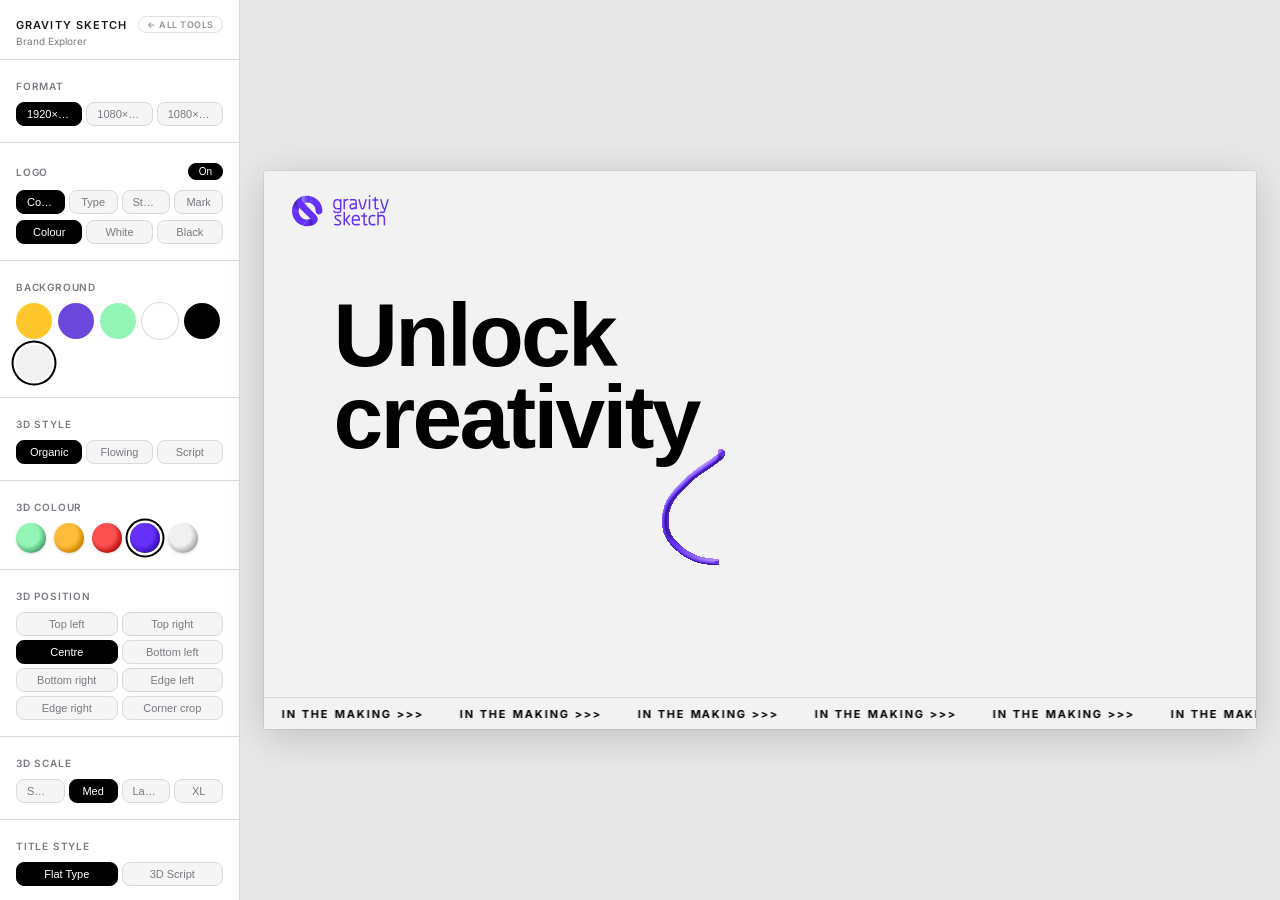
<file: gravity-sketch-brand-explorer.html>
<!DOCTYPE html>
<html lang="en">
<head>
<meta charset="UTF-8">
<meta name="viewport" content="width=device-width, initial-scale=1.0">
<title>Gravity Sketch — Brand Explorer</title>
<link rel="preconnect" href="https://fonts.googleapis.com">
<link rel="preconnect" href="https://fonts.gstatic.com" crossorigin>
<link href="https://fonts.googleapis.com/css2?family=Inter:wght@400;500;600;700&display=swap" rel="stylesheet">
<style>
  *, *::before, *::after { box-sizing: border-box; margin: 0; padding: 0; }

  :root {
    --bg:    #f5f5f5;
    --bg2:   #ebebeb;
    --bg3:   #e0e0e0;
    --line:  #dadadd;
    --text:  #1a1a1b;
    --muted: #7b7a82;
    --ac:    #000000;
    --ac2:   #333333;
    /* legacy aliases kept for canvas/main area rules */
    --panel-bg: #ffffff;
    --panel-border: var(--line);
    --panel-text: var(--muted);
    --panel-text-bright: var(--text);
    --panel-accent: var(--ac);
    --btn-bg: var(--bg);
    --btn-hover: var(--bg2);
    --btn-active: var(--ac);
    --btn-active-text: #ffffff;
  }

  html, body {
    height: 100%;
    font-family: 'Inter', system-ui, sans-serif;
    font-size: 13px;
    -webkit-font-smoothing: antialiased;
    background: #e8e8e8;
    color: var(--text);
    overflow: hidden;
  }

  .app {
    display: grid;
    grid-template-columns: 240px 1fr;
    grid-template-rows: 100vh;
    height: 100vh;
  }

  /* ─── PANEL ─── */
  .panel {
    background: #ffffff;
    border-right: 1px solid var(--line);
    display: flex;
    flex-direction: column;
    overflow-y: auto;
    overflow-x: hidden;
    scrollbar-width: thin;
    scrollbar-color: var(--bg3) transparent;
  }
  .panel::-webkit-scrollbar { width: 4px; }
  .panel::-webkit-scrollbar-track { background: transparent; }
  .panel::-webkit-scrollbar-thumb { background: var(--bg3); border-radius: 2px; }

  .panel-logo {
    padding: 16px 16px 12px;
    border-bottom: 1px solid var(--line);
    flex-shrink: 0;
  }
  .panel-logo .wordmark {
    font-size: 11px;
    font-weight: 600;
    letter-spacing: 0.10em;
    text-transform: uppercase;
    color: var(--text);
  }
  .panel-logo .subtitle {
    font-size: 10px;
    font-weight: 400;
    letter-spacing: 0em;
    text-transform: none;
    color: var(--muted);
    margin-top: 2px;
  }

  .panel-body {
    flex: 1;
    padding: 0 0 16px;
    overflow-y: auto;
  }

  .section {
    padding: 20px 16px 16px;
    border-bottom: 1px solid var(--line);
  }
  .section:last-child { border-bottom: none; }

  .section-label {
    font-size: 10px;
    font-weight: 600;
    letter-spacing: 0.08em;
    text-transform: uppercase;
    color: var(--muted);
    margin-bottom: 10px;
  }

  /* Button grid controls */
  .btn-grid {
    display: flex;
    flex-wrap: wrap;
    gap: 4px;
  }
  .btn-grid.cols-2 > .ctrl-btn { flex: 1 1 calc(50% - 4px); }
  .btn-grid.cols-3 > .ctrl-btn { flex: 1 1 calc(33% - 4px); }
  .btn-grid.cols-4 > .ctrl-btn { flex: 1 1 calc(25% - 4px); }
  .btn-grid.cols-5 > .ctrl-btn { flex: 1 1 calc(20% - 4px); }

  .ctrl-btn {
    background: var(--bg);
    border: 1px solid var(--line);
    border-radius: 8px;
    color: var(--muted);
    font-size: 11px;
    font-weight: 500;
    padding: 5px 10px;
    cursor: pointer;
    text-align: center;
    transition: background 0.1s, color 0.1s, border-color 0.1s;
    white-space: nowrap;
    overflow: hidden;
    text-overflow: ellipsis;
    flex: 1 1 auto;
  }
  .ctrl-btn:hover { background: var(--bg2); color: var(--text); }
  .ctrl-btn.active {
    background: var(--ac);
    border-color: var(--ac);
    color: #ffffff;
  }

  /* Colour swatches */
  .swatch-grid {
    display: flex;
    flex-wrap: wrap;
    gap: 6px;
  }
  .swatch {
    width: 36px;
    height: 36px;
    border-radius: 50%;
    cursor: pointer;
    border: none;
    transition: box-shadow 0.15s, transform 0.1s;
    position: relative;
    flex-shrink: 0;
  }
  .swatch:hover { transform: scale(1.06); }
  .swatch.active {
    box-shadow: 0 0 0 2.5px #fff, 0 0 0 4.5px var(--ac), 0 1px 6px rgba(0,0,0,.18);
  }
  .swatch[data-bg="#FFFFFF"] { box-shadow: 0 0 0 1px var(--line); }
  .swatch[data-bg="#FFFFFF"].active {
    box-shadow: 0 0 0 2.5px #fff, 0 0 0 4.5px var(--ac), 0 1px 6px rgba(0,0,0,.18);
  }

  /* 3D colour swatches */
  .s3-swatch-row {
    display: flex;
    gap: 8px;
    flex-wrap: wrap;
  }
  .s3-swatch {
    width: 30px; height: 30px;
    border-radius: 50%;
    cursor: pointer;
    flex-shrink: 0;
    position: relative;
    transition: transform .14s, box-shadow .14s;
    box-shadow: 0 1px 3px rgba(0,0,0,.15);
  }
  .s3-swatch:hover { transform: scale(1.1); }
  .s3-swatch.active { box-shadow: 0 0 0 2.5px #fff, 0 0 0 4.5px var(--ac), 0 1px 6px rgba(0,0,0,.18); }

  /* Ticker section */
  .toggle-row {
    display: flex;
    align-items: center;
    justify-content: space-between;
    margin-bottom: 10px;
  }
  .toggle-label { font-size: 11px; color: var(--text); }
  .toggle {
    width: 36px; height: 20px;
    background: var(--bg3);
    border-radius: 10px;
    position: relative;
    cursor: pointer;
    transition: background 0.2s;
    border: none;
    flex-shrink: 0;
  }
  .toggle.on { background: var(--ac); }
  .toggle::after {
    content: '';
    position: absolute;
    width: 14px; height: 14px;
    background: #fff;
    border-radius: 50%;
    top: 3px; left: 3px;
    transition: left 0.2s;
  }
  .toggle.on::after { left: 19px; }

  /* Custom text input */
  .custom-input {
    width: 100%;
    background: var(--bg);
    border: 1px solid var(--line);
    border-radius: 8px;
    color: var(--text);
    font-size: 13px;
    padding: 7px 10px;
    margin-top: 6px;
    outline: none;
    font-family: inherit;
    transition: border-color 0.15s;
  }
  .custom-input:focus { border-color: var(--ac); }
  .custom-input::placeholder { color: var(--muted); }

  /* Action buttons */
  .action-btn {
    width: 100%;
    padding: 9px 12px;
    border-radius: 8px;
    font-size: 11px;
    font-weight: 600;
    font-family: inherit;
    cursor: pointer;
    border: none;
    transition: background 0.15s, opacity 0.15s;
    margin-bottom: 6px;
  }
  .action-btn:last-child { margin-bottom: 0; }
  .action-btn.primary { background: var(--ac); color: #fff; }
  .action-btn.primary:hover { background: var(--ac2); }
  .action-btn.secondary { background: var(--bg); border: 1px solid var(--line); color: var(--text); }
  .action-btn.secondary:hover { background: var(--bg2); }
  .action-btn.danger { background: transparent; border: 1px solid var(--line); color: var(--muted); }
  .action-btn.danger:hover { border-color: #c0392b; color: #c0392b; }

  /* ─── MAIN ─── */
  .main {
    display: flex;
    flex-direction: column;
    height: 100vh;
    overflow: visible;
  }

  .canvas-wrap {
    flex: 1;
    display: flex;
    align-items: center;
    justify-content: center;
    padding: 24px;
    background: #e8e8e8;
    overflow: visible; /* allow 3D elements to bleed past canvas frame */
    position: relative;
  }

  .canvas-outer {
    width: 100%;
    max-width: calc((100vh - 48px) * 16/9);
    aspect-ratio: 16/9;
    position: relative;
    box-shadow: 0 8px 40px rgba(0,0,0,0.18), 0 0 0 1px rgba(0,0,0,0.06);
    overflow: visible; /* allow 3D element to bleed past frame edges */
    border-radius: 3px;
  }

  /* ─── CANVAS INNER ─── */
  #canvas {
    width: 100%;
    height: 100%;
    position: relative;
    transition: background-color 0.3s;
    overflow: visible; /* 3D canvas can extend beyond — frame is defined by bg colour */
    border-radius: 3px; /* keep rounded corners on the coloured frame */
  }

  /* 3D stroke canvas */
  #stroke3d {
    position: absolute;
    pointer-events: none;
    display: none;
    background: transparent;
    z-index: 8; /* behind #text-block (z-index:10) by default */
  }
  /* Overlay canvas — clipped copy that sits in front of text (z 12) */
  #stroke3d-overlay {
    position: absolute;
    pointer-events: none;
    display: none;
    background: transparent;
    z-index: 12;
  }
  /* When 3D script is active, allow the oversized canvas to bleed to frame edges */
  #canvas.bleed-3d {
    overflow: visible;
  }

  /* Typography */
  #text-block {
    position: absolute;
    z-index: 10;
    display: flex;
    flex-direction: column;
    gap: 0.6em;
    max-width: 58%;
    pointer-events: none;
    transition: top 0.3s, left 0.3s, bottom 0.3s, transform 0.3s;
  }
  #headline {
    font-family: -apple-system, BlinkMacSystemFont, 'Helvetica Neue', Arial, sans-serif;
    font-weight: 900;
    line-height: 0.92;
    letter-spacing: -0.03em;
    transition: color 0.2s, font-size 0.2s;
  }
  #body-text {
    font-family: -apple-system, BlinkMacSystemFont, 'Helvetica Neue', Arial, sans-serif;
    font-weight: 400;
    line-height: 1.45;
    max-width: 36ch;
    transition: color 0.2s;
  }
  #body-text.hidden { display: none; }

  /* Logo */
  #logo-wrap {
    position: absolute;
    top: 24px;
    left: 28px;
    z-index: 15;
    pointer-events: none;
  }
  #logo-img {
    display: block;
    height: 32px;
    width: auto;
  }

  /* Ticker */
  #ticker {
    position: absolute;
    bottom: 0;
    left: 0;
    right: 0;
    height: 32px;
    overflow: hidden;
    display: flex;
    align-items: center;
    z-index: 20;
    pointer-events: none;
  }
  #ticker.hidden { display: none; }

  .ticker-track {
    display: flex;
    white-space: nowrap;
    animation: ticker-scroll 90s linear infinite;
    will-change: transform;
  }
  @keyframes ticker-scroll {
    from { transform: translateX(-50%); }
    to   { transform: translateX(0); }
  }
  .ticker-item {
    font-size: 11px;
    font-weight: 700;
    letter-spacing: 0.18em;
    text-transform: uppercase;
    padding: 0 18px;
    display: inline-block;
    flex-shrink: 0;
  }

</style>
</head>
<body>

<div class="app">

  <!-- ══════════════════════════ CONTROLS PANEL ══════════════════════════ -->
  <aside class="panel">
    <div class="panel-logo">
      <div style="display:flex;align-items:center;justify-content:space-between">
        <div class="wordmark">Gravity Sketch</div>
        <a href="./index.html"
           style="font-size:9px;font-weight:600;letter-spacing:.06em;text-transform:uppercase;
                  color:var(--muted);text-decoration:none;border:1px solid var(--line);
                  border-radius:20px;padding:2px 8px;white-space:nowrap;opacity:.8"
           onmouseover="this.style.opacity=1" onmouseout="this.style.opacity=.8">
          ← All Tools
        </a>
      </div>
      <div style="margin-top:2px">
        <div class="subtitle">Brand Explorer</div>
      </div>
    </div>

    <div class="panel-body">

      <!-- Format -->
      <div class="section">
        <div class="section-label">Format</div>
        <div class="btn-grid cols-3">
          <button class="ctrl-btn active" data-group="format" data-val="landscape-16-9" onclick="setVal(this)">1920×1080</button>
          <button class="ctrl-btn" data-group="format" data-val="portrait" onclick="setVal(this)">1080×1920</button>
          <button class="ctrl-btn" data-group="format" data-val="square" onclick="setVal(this)">1080×1080</button>
        </div>
      </div>

      <!-- Logo -->
      <div class="section">
        <div class="section-label" style="display:flex;align-items:center;justify-content:space-between">
          Logo
          <button id="logo-visible-toggle" class="ctrl-btn active" onclick="toggleLogoVisible()" style="font-size:10px;padding:2px 10px;flex:0 0 auto">On</button>
        </div>
        <div id="sec-logo-controls">
          <div class="btn-grid cols-4" style="margin-bottom:6px">
            <button class="ctrl-btn active" data-group="logo-type" data-val="combination" onclick="setVal(this)">Combo</button>
            <button class="ctrl-btn" data-group="logo-type" data-val="logotype" onclick="setVal(this)">Type</button>
            <button class="ctrl-btn" data-group="logo-type" data-val="logotype-stacked" onclick="setVal(this)">Stacked</button>
            <button class="ctrl-btn" data-group="logo-type" data-val="logomark" onclick="setVal(this)">Mark</button>
          </div>
          <div class="btn-grid cols-3">
            <button class="ctrl-btn active" data-group="logo-ver" data-val="colour" onclick="setVal(this)">Colour</button>
            <button class="ctrl-btn" data-group="logo-ver" data-val="white" onclick="setVal(this)">White</button>
            <button class="ctrl-btn" data-group="logo-ver" data-val="black" onclick="setVal(this)">Black</button>
          </div>
        </div>
      </div>

      <!-- Background -->
      <div class="section">
        <div class="section-label">Background</div>
        <div class="swatch-grid">
          <div class="swatch" data-bg="#FFC72C" style="background:#FFC72C" title="Yellow" onclick="setBg(this)"></div>
          <div class="swatch" data-bg="#6B47DC" style="background:#6B47DC" title="Purple" onclick="setBg(this)"></div>
          <div class="swatch" data-bg="#92F5B5" style="background:#92F5B5" title="Mint" onclick="setBg(this)"></div>
          <div class="swatch" data-bg="#FFFFFF" style="background:#FFFFFF" title="White" onclick="setBg(this)"></div>
          <div class="swatch" data-bg="#000000" style="background:#000000" title="Black" onclick="setBg(this)"></div>
          <div class="swatch active" data-bg="#F2F2F2" style="background:#F2F2F2" title="Light grey" onclick="setBg(this)"></div>
        </div>
      </div>

      <!-- Stroke Source: SVG ribbon removed, always 3D Live -->
      <div class="section" id="sec-stroke-source" style="display:none"></div>

      <!-- 3D Style — visible only in 3D mode -->
      <div class="section" id="sec-3d-style" style="display:block">
        <div class="section-label">3D Style</div>
        <div class="btn-grid cols-3">
          <button class="ctrl-btn active" data-group="3d-style" data-val="organic" onclick="setVal(this)">Organic</button>
          <button class="ctrl-btn" data-group="3d-style" data-val="flowing" onclick="setVal(this)">Flowing</button>
          <button class="ctrl-btn" data-group="3d-style" data-val="script" onclick="setVal(this)">Script</button>
        </div>
        <input class="custom-input" id="s3-text-input" type="text" value="Gravity Sketch" placeholder="Type here…" oninput="s3setText(this.value)" style="display:none; margin-top:8px">
      </div>

      <!-- 3D Colour — visible only in 3D mode -->
      <div class="section" id="sec-3d-color" style="display:block">
        <div class="section-label">3D Colour</div>
        <div class="s3-swatch-row" id="s3-swatches">
          <div class="s3-swatch"        data-s3color="green"  style="background:radial-gradient(ellipse at 40% 38%,#92F5B5 0%,#92F5B5 44%,#4da870 72%,#1a4028 100%)" onclick="s3pickColor(this,'green')"></div>
          <div class="s3-swatch"        data-s3color="gold"   style="background:radial-gradient(ellipse at 40% 38%,#FFBC3A 0%,#FFBC3A 44%,#cc8800 72%,#523300 100%)" onclick="s3pickColor(this,'gold')"></div>
          <div class="s3-swatch"        data-s3color="pink"   style="background:radial-gradient(ellipse at 40% 38%,#FA5050 0%,#FA5050 44%,#c01010 72%,#400000 100%)" onclick="s3pickColor(this,'pink')"></div>
          <div class="s3-swatch active" data-s3color="purple" style="background:radial-gradient(ellipse at 40% 38%,#6530F7 0%,#6530F7 44%,#3a0fb8 72%,#10043a 100%)" onclick="s3pickColor(this,'purple')"></div>
          <div class="s3-swatch"        data-s3color="white"  style="background:radial-gradient(ellipse at 40% 38%,#f0f0f0 0%,#f0f0f0 44%,#aaa 72%,#555 100%)" onclick="s3pickColor(this,'white')"></div>
        </div>
      </div>

      <!-- 3D Position -->
      <div class="section" id="sec-stroke-pos">
        <div class="section-label">3D Position</div>
        <div class="btn-grid cols-2">
          <button class="ctrl-btn" data-group="pos" data-val="top-left" onclick="setVal(this)">Top left</button>
          <button class="ctrl-btn" data-group="pos" data-val="top-right" onclick="setVal(this)">Top right</button>
          <button class="ctrl-btn active" data-group="pos" data-val="centre" onclick="setVal(this)">Centre</button>
          <button class="ctrl-btn" data-group="pos" data-val="bottom-left" onclick="setVal(this)">Bottom left</button>
          <button class="ctrl-btn" data-group="pos" data-val="bottom-right" onclick="setVal(this)">Bottom right</button>
          <button class="ctrl-btn" data-group="pos" data-val="edge-left" onclick="setVal(this)">Edge left</button>
          <button class="ctrl-btn" data-group="pos" data-val="edge-right" onclick="setVal(this)">Edge right</button>
          <button class="ctrl-btn" data-group="pos" data-val="corner-crop" onclick="setVal(this)">Corner crop</button>
        </div>
      </div>

      <!-- 3D Scale -->
      <div class="section" id="sec-stroke-scale">
        <div class="section-label">3D Scale</div>
        <div class="btn-grid cols-4">
          <button class="ctrl-btn" data-group="scale" data-val="small" onclick="setVal(this)">Small</button>
          <button class="ctrl-btn active" data-group="scale" data-val="medium" onclick="setVal(this)">Med</button>
          <button class="ctrl-btn" data-group="scale" data-val="large" onclick="setVal(this)">Large</button>
          <button class="ctrl-btn" data-group="scale" data-val="oversized" onclick="setVal(this)">XL</button>
        </div>
      </div>

      <!-- Title Style -->
      <div class="section">
        <div class="section-label">Title Style</div>
        <div class="btn-grid cols-2">
          <button class="ctrl-btn active" data-group="title-mode" data-val="flat" onclick="setVal(this)">Flat Type</button>
          <button class="ctrl-btn" data-group="title-mode" data-val="3d-script" onclick="setVal(this)">3D Script</button>
        </div>
      </div>

      <!-- 3D Layer -->
      <div class="section">
        <div class="section-label">3D Layer</div>
        <div class="btn-grid cols-3">
          <button class="ctrl-btn" data-group="stroke-layer" data-val="behind" onclick="setVal(this)">Behind</button>
          <button class="ctrl-btn active" data-group="stroke-layer" data-val="through" onclick="setVal(this)">Through</button>
          <button class="ctrl-btn" data-group="stroke-layer" data-val="front" onclick="setVal(this)">In front</button>
        </div>
      </div>

      <!-- Type Content -->
      <div class="section">
        <div class="section-label">Title</div>
        <input class="custom-input" id="custom-text" type="text" placeholder="Title text…" oninput="onCustomInput()">
      </div>

      <!-- Type Size -->
      <div class="section">
        <div class="section-label">Title Size</div>
        <div class="btn-grid cols-4">
          <button class="ctrl-btn" data-group="type-size" data-val="small" onclick="setVal(this)">Sm</button>
          <button class="ctrl-btn active" data-group="type-size" data-val="medium" onclick="setVal(this)">Md</button>
          <button class="ctrl-btn" data-group="type-size" data-val="large" onclick="setVal(this)">Lg</button>
          <button class="ctrl-btn" data-group="type-size" data-val="hero" onclick="setVal(this)">Hero</button>
        </div>
      </div>

      <!-- Type Position -->
      <div class="section">
        <div class="section-label">Title Position</div>
        <div class="btn-grid cols-2">
          <button class="ctrl-btn active" data-group="type-pos" data-val="top-left" onclick="setVal(this)">Top left</button>
          <button class="ctrl-btn" data-group="type-pos" data-val="centre-left" onclick="setVal(this)">Centre left</button>
          <button class="ctrl-btn" data-group="type-pos" data-val="centre" onclick="setVal(this)">Centre</button>
          <button class="ctrl-btn" data-group="type-pos" data-val="bottom-left" onclick="setVal(this)">Bottom left</button>
        </div>
      </div>

      <!-- Type Colour -->
      <div class="section">
        <div class="section-label">Title Colour</div>
        <div class="btn-grid cols-4">
          <button class="ctrl-btn active" data-group="type-color" data-val="#000000" onclick="setVal(this)" style="color:#fff">Black</button>
          <button class="ctrl-btn" data-group="type-color" data-val="#FFFFFF" onclick="setVal(this)">White</button>
          <button class="ctrl-btn" data-group="type-color" data-val="#6B47DC" onclick="setVal(this)">Purple</button>
          <button class="ctrl-btn" data-group="type-color" data-val="#FFC72C" onclick="setVal(this)">Yellow</button>
        </div>
      </div>

      <!-- Body Text -->
      <div class="section">
        <div class="toggle-row">
          <span class="toggle-label">Body text</span>
          <button class="toggle" id="body-toggle" onclick="toggleBody()"></button>
        </div>
        <div id="sec-body-content" style="display:none">
          <input class="custom-input" id="body-text-input" type="text" placeholder="Body text…" oninput="onBodyInput()">
        </div>
      </div>

      <!-- Ticker -->
      <div class="section">
        <div class="toggle-row">
          <span class="toggle-label">Ticker bar</span>
          <button class="toggle on" id="ticker-toggle" onclick="toggleTicker()"></button>
        </div>
        <div class="section-label" style="margin-top:6px">Theme</div>
        <div class="btn-grid cols-3" style="margin-bottom:8px">
          <button class="ctrl-btn active" data-group="ticker-theme" data-val="match" onclick="setVal(this)">Match BG</button>
          <button class="ctrl-btn" data-group="ticker-theme" data-val="contrast" onclick="setVal(this)">Contrast</button>
          <button class="ctrl-btn" data-group="ticker-theme" data-val="accent" onclick="setVal(this)">Accent</button>
        </div>
        <input class="custom-input" id="ticker-text-input" type="text" value="In The Making >>> " placeholder="Ticker text…" oninput="onTickerInput()" style="margin-top:0">
      </div>

      <!-- Actions -->
      <div class="section">
        <button class="action-btn primary" onclick="randomise()">&#x2684; Randomise <span style="opacity:0.55;font-size:9px;margin-left:4px">⌘↵</span></button>
      </div>

    </div>
  </aside>

  <!-- ══════════════════════════ CANVAS + SAVED ══════════════════════════ -->
  <main class="main">
    <div class="canvas-wrap">
      <div class="canvas-outer">
        <div id="canvas">

          <!-- Logo -->
          <div id="logo-wrap">
            <img id="logo-img" src="" alt="Gravity Sketch">
          </div>

          <!-- 3D Live stroke canvas (behind text) -->
          <canvas id="stroke3d"></canvas>
          <!-- 3D overlay: clipped copy that sits in front of text for spatial depth -->
          <canvas id="stroke3d-overlay"></canvas>

          <!-- Text block: headline + body flow together -->
          <div id="text-block">
            <div id="headline">In the<br>making</div>
            <div id="body-text" class="hidden">An immersive 3D workspace built for ideation and collaborative problem-solving</div>
          </div>

          <!-- Ticker -->
          <div id="ticker">
            <div class="ticker-track" id="ticker-track">
              <!-- Populated by JS -->
            </div>
          </div>

        </div><!-- /canvas -->
      </div>
    </div>

  </main>

</div>

<script>
'use strict';

// ─── BRAND EXPLORER STATE ─────────────────────────────────────────────────────
const state = {
  bg: '#F2F2F2',
  format: 'landscape-16-9',
  logoVisible: true,
  logoVersion: 'colour',
  logoType: 'combination',  // 'combination' | 'logotype' | 'logotype-stacked' | 'logomark'
  strokeMode: '3d',        // always 3d
  titleMode: 'flat',       // 'flat' | '3d-script'
  strokeLayer: 'through',  // 'behind' | 'through' | 'front' — z-order relative to 2D text
  pos: 'centre',
  scale: 'medium',
  copy: 'in-the-making',
  customText: '',
  typeSize: 'medium',
  typePos: 'top-left',
  typeColor: '#000000',
  bodyVisible: false,
  bodyText: 'An immersive 3D workspace built for ideation and collaborative problem-solving',
  ticker: true,
  tickerTheme: 'match',
  tickerText: 'In The Making >>> ',
};


// ─── COPY GENERATOR ───────────────────────────────────────────────────────────
// Each entry: [headline (newlines allowed), body]
const copyPool = [
  ['Design\nfaster', 'Move from idea to validated concept in hours, not weeks.'],
  ['Think\nspatially', 'Explore form and proportion in a true 3D environment built for designers.'],
  ['Build\ntogether', 'Collaborate across disciplines in shared virtual space, in real time.'],
  ['See it\nat scale', 'Validate ergonomics and proportion at full 1:1 scale in VR.'],
  ['Shape\nyour ideas', 'Gravity Sketch puts the full power of spatial design in your hands.'],
  ['Make it\nreal', 'From sketch to manufacturing — design the whole product lifecycle in 3D.'],
  ['Beyond\nthe screen', 'Step inside your designs and experience them as they were meant to be felt.'],
  ['Design\nwithout\nlimits', 'An immersive workspace that keeps up with how designers actually think.'],
  ['Ideate\nat speed', 'Rapidly explore concepts in 3D before a single line of CAD is drawn.'],
  ['Feel the\nspace', 'Understand spatial relationships and design intent before you build anything.'],
  ['Bring better\nproducts\nto life', 'Gravity Sketch helps teams design, review and align faster — in 3D.'],
  ['Sketch\nin space', 'Draw, sculpt and annotate directly in three dimensions, as naturally as on paper.'],
  ['One\nworkspace', 'From early ideation to final review — everything in one immersive environment.'],
  ['Design\nconfidently', "Eliminate guesswork by exploring your design at full scale before it's built."],
  ['Create\nboldly', 'Tools that move as fast as your imagination — no constraints, just ideas.'],
  ['Collaborate\nanywhere', 'Your whole team, in the same virtual room, working on the same model.'],
  ['In the\nmaking', "The future of product design is spatial — and it's being built right now."],
  ['Solve\nfaster', 'Identify design challenges early and fix them before they become costly problems.'],
  ['Think\nin 3D', 'Break free from flat screens and experience your design as a real object.'],
  ['Unlock\ncreativity', 'Gravity Sketch removes the barriers between imagination and realisation.'],
  ['Work\nsmarter', 'Cut review cycles and align stakeholders by putting them inside the design.'],
  ['Designed\nfor makers', 'Built around the way industrial designers and product teams actually work.'],
  ['Scale\nwith ease', 'From solo sketching to enterprise collaboration — Gravity Sketch grows with you.'],
  ['Own\nthe space', 'Your ideas, your proportions, your decisions — made confidently in 3D.'],
];

// 1–2 word phrases safe for 3D script (no numbers, short enough to fill canvas)
const scriptWordPool = [
  'Create', 'Design', 'Build', 'Shape', 'Make',
  'Ideate', 'Explore', 'Imagine', 'Sketch',
  'Spatial', 'Together', 'Boldly',
  'In the making', 'Think big', 'Make real',
  'Free form', 'Build bold', 'Own it',
  'Go deep', 'Be bold', 'Move fast',
];

function genCopy() {
  const entry = copyPool[Math.floor(Math.random() * copyPool.length)];
  return { title: entry[0], body: entry[1] };
}

function genScriptWord() {
  return scriptWordPool[Math.floor(Math.random() * scriptWordPool.length)];
}

// Kept for legacy references — always returns custom text
const copyMap = {};
const bodyPresetMap = {};

// ─── CONTROLS ─────────────────────────────────────────────────────────────────
function setBg(el) {
  document.querySelectorAll('.swatch').forEach(s => s.classList.remove('active'));
  el.classList.add('active');
  state.bg = el.dataset.bg;
  applyBgRules();
  render();
}

// Enforce bg-specific rules (e.g. mint → black text + black logo)
function applyBgRules() {
  if (state.bg === '#92F5B5') {
    state.typeColor   = '#000000';
    state.logoVersion = 'black';
    document.querySelectorAll('[data-group="type-color"]').forEach(b =>
      b.classList.toggle('active', b.dataset.val === '#000000'));
    document.querySelectorAll('[data-group="logo-ver"]').forEach(b =>
      b.classList.toggle('active', b.dataset.val === 'black'));
  }
}

function toggleLogoVisible() {
  state.logoVisible = !state.logoVisible;
  const btn = document.getElementById('logo-visible-toggle');
  if (btn) { btn.textContent = state.logoVisible ? 'On' : 'Off'; btn.classList.toggle('active', state.logoVisible); }
  document.getElementById('sec-logo-controls').style.display = state.logoVisible ? '' : 'none';
  renderLogo();
}

function setVal(el) {
  const group = el.dataset.group;
  document.querySelectorAll(`[data-group="${group}"]`).forEach(b => b.classList.remove('active'));
  el.classList.add('active');

  switch(group) {
    case 'format':
      state.format = el.dataset.val;
      break;
    case 'logo-ver':
      state.logoVersion = el.dataset.val;
      renderLogo();
      break;
    case 'logo-type':
      state.logoType = el.dataset.val;
      renderLogo();
      break;
    case 'stroke-mode':
      state.strokeMode = el.dataset.val;
      document.getElementById('sec-3d-style').style.display = el.dataset.val === '3d' ? 'block' : 'none';
      document.getElementById('sec-3d-color').style.display  = el.dataset.val === '3d' ? 'block' : 'none';
      if (el.dataset.val === '3d') s3generate();
      break;
    case '3d-style':
      s3setStyle(el.dataset.val);
      break;
    case 'title-mode':
      state.titleMode = el.dataset.val;
      // 3D-script locks style to 'script' (rendered in renderStroke); hide the 3D Style picker
      document.getElementById('sec-3d-style').style.display = el.dataset.val === '3d-script' ? 'none' : 'block';
      break;
    case 'stroke-layer':
      state.strokeLayer = el.dataset.val;
      break;
    case 'pos':          state.pos = el.dataset.val; break;
    case 'scale':        state.scale = el.dataset.val; break;
    case 'copy':
      state.copy = el.dataset.val;
      // sync the text input with the chosen preset
      const txt = copyMap[el.dataset.val] || '';
      document.getElementById('custom-text').value = txt.replace(/\n/g, ' / ');
      syncTitleToS3();
      break;
    case 'type-size':    state.typeSize = el.dataset.val; break;
    case 'type-pos':     state.typePos = el.dataset.val; break;
    case 'type-color':   state.typeColor = el.dataset.val; break;
    case 'ticker-theme': state.tickerTheme = el.dataset.val; break;
  }

  render();
}

function onCustomInput() {
  state.customText = document.getElementById('custom-text').value;
  state.copy = 'custom';
  syncTitleToS3();
  render();
}

function toggleBody() {
  state.bodyVisible = !state.bodyVisible;
  document.getElementById('body-toggle').classList.toggle('on', state.bodyVisible);
  document.getElementById('sec-body-content').style.display = state.bodyVisible ? 'block' : 'none';
  render();
}

function setBodyPreset(el) {
  document.querySelectorAll('[data-group="body-preset"]').forEach(b => b.classList.remove('active'));
  el.classList.add('active');
  state.bodyText = bodyPresetMap[el.dataset.val] || '';
  document.getElementById('body-text-input').value = state.bodyText;
  render();
}

function onBodyInput() {
  state.bodyText = document.getElementById('body-text-input').value;
  render();
}

function onTickerInput() {
  state.tickerText = document.getElementById('ticker-text-input').value;
  render();
}

function syncTitleToS3() {
  // keep 3D script title text in sync with headline
  if (state.titleMode === '3d-script') {
    s3State.titleText = getHeadlineText();
    s3generate();
  }
}

function getHeadlineText() {
  if (state.copy === 'custom') return state.customText || 'Gravity Sketch';
  return (copyMap[state.copy] || '').replace(/\n/g, ' ');
}

function toggleTicker() {
  state.ticker = !state.ticker;
  const t = document.getElementById('ticker-toggle');
  t.classList.toggle('on', state.ticker);
  render();
}

// ─── RENDER ───────────────────────────────────────────────────────────────────
function render() {
  renderFormat();
  renderBg();
  renderStroke();
  renderType();
  renderBodyText();
  renderTicker();
  renderLogo();
}

function renderFormat() {
  const outer = document.querySelector('.canvas-outer');
  switch(state.format) {
    case 'landscape-16-9':
      outer.style.aspectRatio = '1920/1080';
      outer.style.width = '100%';
      outer.style.height = 'auto';
      outer.style.maxWidth = 'calc((100vh - 96px) * 1920/1080)';
      outer.style.maxHeight = '';
      break;
    case 'portrait':
      outer.style.aspectRatio = '1080/1920';
      outer.style.width = 'auto';
      outer.style.height = 'calc(100vh - 96px)';
      outer.style.maxWidth = 'calc((100vh - 96px) * 1080/1920)';
      outer.style.maxHeight = '';
      break;
    case 'square':
      outer.style.aspectRatio = '1/1';
      outer.style.width = 'auto';
      outer.style.height = 'calc(100vh - 96px)';
      outer.style.maxWidth = 'calc(100vh - 96px)';
      outer.style.maxHeight = '';
      break;
  }
}

function renderBg() {
  document.getElementById('canvas').style.background = state.bg;
  // Auto-correct text colour so it never matches the background
  autoContrastTextColor();
}

function autoContrastTextColor() {
  const bgDark = isDark(state.bg);
  const textDark = isDark(state.typeColor);
  // If text and bg have same lightness, flip to a safe colour
  if (bgDark === textDark) {
    state.typeColor = bgDark ? '#FFFFFF' : '#000000';
    document.querySelectorAll('[data-group="type-color"]').forEach(b =>
      b.classList.toggle('active', b.dataset.val === state.typeColor));
  }
}

const LOGO_ASSETS = {
  combination: {
    colour: 'assets/combination-colour.svg',
    black:  'assets/combination-colour.svg', // filter applied
    white:  null,                             // filter applied
  },
  logotype: {
    colour: 'assets/logotype-colour.svg',
    black:  'assets/logotype-black.svg',
    white:  'assets/logotype-white.svg',
  },
  'logotype-stacked': {
    colour: 'assets/logotype-stacked-colour.svg',
    black:  'assets/logotype-stacked-black.svg',
    white:  'assets/logotype-stacked-white.svg',
  },
  logomark: {
    colour: 'assets/logomark-colour.svg',
    black:  'assets/logomark-black.svg',
    white:  'assets/logomark-white.svg',
  },
};

// Exact viewBox dimensions from the SVG files
const LOGO_DIMS = {
  combination:       { w: 636,  h: 209  },
  logotype:          { w: 583,  h: 94   },
  'logotype-stacked':{ w: 410,  h: 225  },
  logomark:          { w: 278,  h: 278  },
};

function renderLogo() {
  const wrap = document.getElementById('logo-wrap');
  const img  = document.getElementById('logo-img');
  if (!img || !wrap) return;
  if (state.logoVisible === false) { wrap.style.display = 'none'; return; }
  wrap.style.display = '';
  const set = LOGO_ASSETS[state.logoType] || LOGO_ASSETS.combination;
  img.style.filter = 'none';
  if (state.logoVersion === 'white') {
    if (set.white) {
      img.src = set.white;
    } else {
      img.src = set.colour;
      img.style.filter = 'brightness(0) invert(1)';
    }
  } else if (state.logoVersion === 'black') {
    if (set.black !== set.colour) {
      img.src = set.black;
    } else {
      img.src = set.colour;
      img.style.filter = 'brightness(0)';
    }
  } else {
    img.src = set.colour;
  }
  // Set explicit pixel dimensions so SVGs with width/height="100%" render correctly
  const targetH = 32;
  const d = LOGO_DIMS[state.logoType] || LOGO_DIMS.combination;
  img.style.height = targetH + 'px';
  img.style.width  = Math.round(targetH * d.w / d.h) + 'px';
}

function isDark(hex) {
  const r = parseInt(hex.slice(1,3),16);
  const g = parseInt(hex.slice(3,5),16);
  const b = parseInt(hex.slice(5,7),16);
  return (r*0.299 + g*0.587 + b*0.114) < 128;
}

const scaleMap = {
  small:    { w: 380, h: 300 },
  medium:   { w: 560, h: 440 },
  large:    { w: 740, h: 580 },
  oversized:{ w: 980, h: 760 },
};

function strokePosition(pos, w, h) {
  const cw = document.getElementById('canvas').offsetWidth  || 800;
  const ch = document.getElementById('canvas').offsetHeight || 450;

  const styles = {
    position: 'absolute',
    width: w+'px',
    height: h+'px',
    top: 'auto', left: 'auto', right: 'auto', bottom: 'auto',
    transform: 'none',
  };

  switch(pos) {
    case 'top-left':
      styles.top = (-h*0.25)+'px'; styles.left = (-w*0.2)+'px'; break;
    case 'top-right':
      styles.top = (-h*0.25)+'px'; styles.right = (-w*0.2)+'px'; break;
    case 'centre':
      styles.top = '50%'; styles.left = '50%';
      styles.transform = 'translate(-50%, -50%)'; break;
    case 'bottom-left':
      styles.bottom = (-h*0.25)+'px'; styles.left = (-w*0.2)+'px'; break;
    case 'bottom-right':
      styles.bottom = (-h*0.25)+'px'; styles.right = (-w*0.2)+'px'; break;
    case 'edge-left':
      styles.top = '50%'; styles.left = (-w*0.55)+'px';
      styles.transform = 'translateY(-50%)'; break;
    case 'edge-right':
      styles.top = '50%'; styles.right = (-w*0.55)+'px';
      styles.transform = 'translateY(-50%)'; break;
    case 'corner-crop':
      styles.bottom = (-h*0.45)+'px'; styles.right = (-w*0.45)+'px'; break;
  }
  return styles;
}

function applyPositionStyles(el, pos) {
  el.style.width     = pos.width;
  el.style.height    = pos.height;
  el.style.position  = 'absolute';
  el.style.top       = pos.top;
  el.style.left      = pos.left;
  el.style.right     = pos.right;
  el.style.bottom    = pos.bottom;
  el.style.transform = pos.transform;
}

function renderStroke() {
  const c3d     = document.getElementById('stroke3d');
  const overlay = document.getElementById('stroke3d-overlay');
  const canvasEl = document.getElementById('canvas');

  // When 3D-script title mode, lock style to 'script' and sync headline text
  if (state.titleMode === '3d-script') {
    s3State.style = 'script';
    s3State.titleText = getHeadlineText();
    document.querySelectorAll('[data-group="3d-style"]').forEach(b =>
      b.classList.toggle('active', b.dataset.val === 'script'));
  }

  c3d.style.display = 'block';

  // Z-layer handling
  if (state.strokeLayer === 'front') {
    // Entirely in front of text — main canvas at z 12, no overlay needed
    c3d.style.zIndex = '12';
    if (overlay) overlay.style.display = 'none';
  } else if (state.strokeLayer === 'through') {
    // Split: main canvas behind text (z 8), overlay canvas in front (z 12, clipped)
    c3d.style.zIndex = '8';
    // Overlay is updated each frame in s3compositeOverlay()
    if (overlay) overlay.style.display = 'block';
  } else {
    // 'behind' — entirely behind text
    c3d.style.zIndex = '8';
    if (overlay) overlay.style.display = 'none';
  }

  if (state.titleMode === '3d-script' || s3State.style === 'flowing') {
    // Full canvas — 3D script spans the whole frame; flowing also fills it
    canvasEl.classList.remove('bleed-3d');
    c3d.style.top = '0'; c3d.style.left = '0';
    c3d.style.right = '0'; c3d.style.bottom = '0';
    c3d.style.width = '100%'; c3d.style.height = '100%';
    c3d.style.transform = 'none';
  } else {
    // Organic / standalone script: pos + scale controls
    canvasEl.classList.remove('bleed-3d');
    const { w, h } = scaleMap[state.scale];
    const pos = strokePosition(state.pos, w, h);
    applyPositionStyles(c3d, pos);
  }
  // Sync overlay geometry for 'through' mode
  if (overlay && state.strokeLayer === 'through') {
    ['top','left','right','bottom','width','height','transform'].forEach(p =>
      overlay.style[p] = c3d.style[p]);
  }
  s3resize();
  if (s3gl) s3generate();
}

const typeSizeMap = { small:'6%', medium:'9%', large:'13%', hero:'19%' };

function applyTypePos(pos) {
  const tb = document.getElementById('text-block');
  tb.style.top = 'auto'; tb.style.left = 'auto';
  tb.style.right = 'auto'; tb.style.bottom = 'auto';
  tb.style.transform = 'none';
  const isCenter = pos === 'centre';
  tb.style.textAlign = isCenter ? 'center' : 'left';
  tb.style.alignItems = isCenter ? 'center' : 'flex-start';
  const pad = '7%';
  switch(pos) {
    case 'top-left':
      tb.style.top = '22%'; tb.style.left = pad; break;
    case 'centre-left':
      tb.style.top = '50%'; tb.style.left = pad;
      tb.style.transform = 'translateY(-50%)'; break;
    case 'centre':
      tb.style.top = '50%'; tb.style.left = '50%';
      tb.style.transform = 'translate(-50%, -50%)'; break;
    case 'bottom-left':
      tb.style.bottom = '12%'; tb.style.left = pad; break;
  }
}

function renderType() {
  const el   = document.getElementById('headline');
  const tb   = document.getElementById('text-block');
  const canvasEl = document.getElementById('canvas');
  const cw = canvasEl.offsetWidth || 800;
  const ch = canvasEl.offsetHeight || 450;
  const pct = parseFloat(typeSizeMap[state.typeSize]) / 100;
  const lines = (state.customText || 'In the\nmaking').split('\n').length;
  const heightCap = ch * 0.55 / Math.max(lines, 1); // leave room for body + padding

  const rawText = state.customText || 'In the\nmaking';

  // Always show flat text — 3D element is a separate layer, not a text replacement
  tb.style.display = 'flex';
  el.style.fontSize = Math.min(cw * pct, heightCap) + 'px';
  el.style.color = state.typeColor;
  el.innerHTML = rawText.split('\n').join('<br>');
  applyTypePos(state.typePos);
}

function renderBodyText() {
  const el = document.getElementById('body-text');
  const canvasEl = document.getElementById('canvas');
  const cw = canvasEl.offsetWidth || 800;

  if (!state.bodyVisible) { el.classList.add('hidden'); return; }
  el.classList.remove('hidden');
  el.textContent = state.bodyText;
  el.style.color = state.typeColor;
  el.style.fontSize = Math.round(cw * 0.024) + 'px';
  // Position is inherited from #text-block — no separate positioning needed
}

function renderTicker() {
  const ticker = document.getElementById('ticker');
  const track  = document.getElementById('ticker-track');
  ticker.classList.toggle('hidden', !state.ticker);
  if (!state.ticker) return;

  let bg, fg;
  switch(state.tickerTheme) {
    case 'match':
      bg = state.bg;
      fg = isDark(state.bg) ? '#ffffff' : '#000000';
      ticker.style.borderTop = `1px solid ${isDark(state.bg) ? 'rgba(255,255,255,0.15)' : 'rgba(0,0,0,0.12)'}`;
      break;
    case 'contrast':
      bg = isDark(state.bg) ? '#ffffff' : '#000000';
      fg = isDark(state.bg) ? '#000000' : '#ffffff';
      ticker.style.borderTop = 'none'; break;
    case 'accent':
      bg = '#6B47DC'; fg = '#ffffff';
      ticker.style.borderTop = 'none'; break;
  }
  ticker.style.background = bg;

  const tickerPhrase = state.tickerText || 'In The Making >>> ';
  let html = '';
  for (let i = 0; i < 24; i++)
    html += `<span class="ticker-item" style="color:${fg}">${tickerPhrase.toUpperCase()}</span>`;
  track.innerHTML = html;
}

// ─── RANDOMISE ────────────────────────────────────────────────────────────────
function randomise() {
  const pick = arr => arr[Math.floor(Math.random() * arr.length)];
  const syncGroup = (group, val) => document.querySelectorAll(`[data-group="${group}"]`).forEach(b => b.classList.toggle('active', b.dataset.val === val));

  const bgs      = ['#FFC72C','#6B47DC','#92F5B5','#FFFFFF','#000000','#F2F2F2'];
  const tsizes   = ['small','medium','large','hero'];
  const tposes   = ['top-left','centre-left','centre','bottom-left'];
  const tcolors  = ['#000000','#FFFFFF','#6B47DC','#FFC72C'];
  const tthemes  = ['match','contrast','accent'];
  const s3styles = ['organic','flowing'];
  const s3colors = ['green','gold','pink','purple','white'];
  const tickerPhrases = ['In the making >>> ', 'Bring better products to life >>> ', 'Think in 3D >>> ', 'Ideate at speed >>> ', 'Immersive 3D workspace >>> ', 'Collaborate in 3D >>> '];

  const logoTypes = ['combination','combination','combination','logotype','logotype-stacked','logomark']; // weight combos higher
  const logoVers  = ['colour','colour','black','white'];

  state.bg          = pick(bgs);
  state.logoVisible = Math.random() > 0.15; // 85% show logo
  state.logoType    = pick(logoTypes);
  state.logoVersion = pick(logoVers);
  state.typeSize    = pick(tsizes);
  state.typePos     = pick(tposes);
  state.typeColor   = pick(tcolors);
  applyBgRules(); // enforce per-bg rules (e.g. mint → black text/logo)
  state.ticker      = Math.random() > 0.3;
  state.tickerTheme = pick(tthemes);
  state.tickerText  = pick(tickerPhrases);
  state.bodyVisible = Math.random() > 0.55;

  // Sync UI
  document.querySelectorAll('.swatch').forEach(s => s.classList.toggle('active', s.dataset.bg === state.bg));
  // Logo visibility
  const lvBtn = document.getElementById('logo-visible-toggle');
  if (lvBtn) { lvBtn.textContent = state.logoVisible ? 'On' : 'Off'; lvBtn.classList.toggle('active', state.logoVisible); }
  document.getElementById('sec-logo-controls').style.display = state.logoVisible ? '' : 'none';
  syncGroup('logo-type', state.logoType);
  syncGroup('logo-ver',  state.logoVersion);
  ['type-size','type-pos','type-color','ticker-theme'].forEach(group => {
    const key = { 'type-size':'typeSize','type-pos':'typePos','type-color':'typeColor','ticker-theme':'tickerTheme' }[group];
    syncGroup(group, state[key]);
  });
  document.getElementById('ticker-toggle').classList.toggle('on', state.ticker);
  document.getElementById('ticker-text-input').value = state.tickerText;
  document.getElementById('body-toggle').classList.toggle('on', state.bodyVisible);
  document.getElementById('sec-body-content').style.display = state.bodyVisible ? 'block' : 'none';

  // 3D layer — weight 'through' (spatial) most heavily
  state.strokeLayer = pick(['behind','behind','front']);
  syncGroup('stroke-layer', state.strokeLayer);

  // Generate copy
  state.copy = 'custom';
  if (Math.random() < 0.25 && s3Hershey) {
    // 25% → 3D script title alongside flat text
    state.titleMode = '3d-script';
    state.strokeMode = '3d';
    const { title, body } = genCopy();
    state.customText = title;
    state.bodyText   = body;
    document.getElementById('custom-text').value     = title.replace(/\n/g, ' / ');
    document.getElementById('body-text-input').value = body;
    const nc = pick(s3colors);
    s3setColorByName(nc);
    document.querySelectorAll('.s3-swatch').forEach(sw => sw.classList.toggle('active', sw.dataset.s3color === nc));
    document.getElementById('sec-stroke-source').style.display = 'none';
    document.getElementById('sec-stroke-pos').style.display    = 'block';
    document.getElementById('sec-stroke-scale').style.display  = 'block';
    document.getElementById('sec-3d-style').style.display = 'none'; // locked to script
    document.getElementById('sec-3d-color').style.display = 'block';
  } else {
    // 75% → flat title + always a 3D stroke
    state.titleMode = 'flat';
    state.strokeMode = '3d';
    const { title, body } = genCopy();
    state.customText = title;
    state.bodyText   = body;
    document.getElementById('custom-text').value    = title.replace(/\n/g, ' / ');
    document.getElementById('body-text-input').value = body;
    const ns = pick(s3styles), nc = pick(s3colors);
    s3setStyle(ns);
    s3setColorByName(nc);
    document.getElementById('sec-stroke-source').style.display = 'none';
    document.getElementById('sec-stroke-pos').style.display    = 'block';
    document.getElementById('sec-stroke-scale').style.display  = 'block';
    document.getElementById('sec-3d-style').style.display = 'block';
    document.getElementById('sec-3d-color').style.display = 'block';
    document.querySelectorAll('[data-group="3d-style"]').forEach(b => b.classList.toggle('active', b.dataset.val === ns));
    document.querySelectorAll('.s3-swatch').forEach(sw => sw.classList.toggle('active', sw.dataset.s3color === nc));
  }
  syncGroup('stroke-mode', state.strokeMode);
  syncGroup('title-mode', state.titleMode);

  render();
}

// ─── SAVE ─────────────────────────────────────────────────────────────────────

// ─── INIT ─────────────────────────────────────────────────────────────────────
let resizeTimer;
window.addEventListener('resize', () => {
  clearTimeout(resizeTimer);
  resizeTimer = setTimeout(() => { render(); if(state.strokeMode==='3d') { s3resize(); s3drawFrame(); } }, 80);
});


// ══════════════════════════════════════════════════════════════════════════════
// ─── 3D STROKE ENGINE ─────────────────────────────────────────────────────────
// Extracted and adapted from gravity-sketch-3d-generator.html
// All WebGL state is scoped to s3* variables / the s3State object.
// ══════════════════════════════════════════════════════════════════════════════

// ── Vec3 ──────────────────────────────────────────────────────────────────────
const vadd=(a,b)=>[a[0]+b[0],a[1]+b[1],a[2]+b[2]];
const vsub=(a,b)=>[a[0]-b[0],a[1]-b[1],a[2]-b[2]];
const vscl=(a,s)=>[a[0]*s,a[1]*s,a[2]*s];
const vdot=(a,b)=>a[0]*b[0]+a[1]*b[1]+a[2]*b[2];
const vcrs=(a,b)=>[a[1]*b[2]-a[2]*b[1],a[2]*b[0]-a[0]*b[2],a[0]*b[1]-a[1]*b[0]];
const vlen=a=>Math.sqrt(vdot(a,a));
const vnrm=a=>{const l=vlen(a);return l>1e-9?vscl(a,1/l):[0,0,0]};

// ── Mat4 ─────────────────────────────────────────────────────────────────────
function m4persp(fov,asp,n,f){
  const t=1/Math.tan(fov/2),nf=1/(n-f);
  return new Float32Array([t/asp,0,0,0, 0,t,0,0, 0,0,(f+n)*nf,-1, 0,0,2*f*n*nf,0]);
}
function m4look(eye,cen,up){
  const f=vnrm(vsub(cen,eye)),s=vnrm(vcrs(f,up)),u=vcrs(s,f);
  return new Float32Array([s[0],u[0],-f[0],0, s[1],u[1],-f[1],0, s[2],u[2],-f[2],0, -vdot(s,eye),-vdot(u,eye),vdot(f,eye),1]);
}
function m4mul(a,b){
  const m=new Float32Array(16);
  for(let c=0;c<4;c++)for(let r=0;r<4;r++)for(let k=0;k<4;k++)m[c*4+r]+=a[k*4+r]*b[c*4+k];
  return m;
}
function m4id(){return new Float32Array([1,0,0,0,0,1,0,0,0,0,1,0,0,0,0,1])}
function m4rotX(a){const c=Math.cos(a),s=Math.sin(a);return new Float32Array([1,0,0,0, 0,c,s,0, 0,-s,c,0, 0,0,0,1]);}
function m4rotY(a){const c=Math.cos(a),s=Math.sin(a);return new Float32Array([c,0,-s,0, 0,1,0,0, s,0,c,0, 0,0,0,1]);}
function m4trans(x,y,z){return new Float32Array([1,0,0,0, 0,1,0,0, 0,0,1,0, x,y,z,1]);}
function m3of(m){return new Float32Array([m[0],m[1],m[2],m[4],m[5],m[6],m[8],m[9],m[10]])}

// ── Catmull-Rom spline ────────────────────────────────────────────────────────
function crPt(p0,p1,p2,p3,t){
  const t2=t*t,t3=t2*t;
  return[0,1,2].map(i=>0.5*((2*p1[i])+(-p0[i]+p2[i])*t+(2*p0[i]-5*p1[i]+4*p2[i]-p3[i])*t2+(-p0[i]+3*p1[i]-3*p2[i]+p3[i])*t3));
}
function crTan(p0,p1,p2,p3,t){
  const t2=t*t;
  return[0,1,2].map(i=>0.5*((-p0[i]+p2[i])+(4*p0[i]-10*p1[i]+8*p2[i]-2*p3[i])*t+(-3*p0[i]+9*p1[i]-9*p2[i]+3*p3[i])*t2));
}

function buildSpline(ctrl,nSamples,closed){
  const pts=[],tans=[],n=ctrl.length;
  const get=i=>closed?ctrl[((i%n)+n)%n]:ctrl[Math.max(0,Math.min(n-1,i))];
  const segs=closed?n:n-1;
  const sps=Math.floor(nSamples/segs);
  for(let s=0;s<segs;s++){
    const p0=get(s-1),p1=get(s),p2=get(s+1),p3=get(s+2);
    for(let j=0;j<sps;j++){
      const t=j/sps; pts.push(crPt(p0,p1,p2,p3,t)); tans.push(vnrm(crTan(p0,p1,p2,p3,t)));
    }
  }
  if(closed){pts.push(pts[0]);tans.push(tans[0]);}
  return{pts,tans};
}

function buildFrames(pts,tans){
  const n=pts.length,frames=[];
  const t0=tans[0];
  let ref=Math.abs(t0[0])<0.9?[1,0,0]:[0,1,0];
  let n0=vnrm(vcrs(t0,ref)); n0=vnrm(vcrs(vcrs(t0,n0),t0));
  frames[0]={t:t0,n:n0,b:vnrm(vcrs(t0,n0))};
  for(let i=1;i<n;i++){
    const prev=frames[i-1];
    const v1=vsub(pts[i],pts[i-1]);
    const c1=vdot(v1,v1);
    let rL,tL;
    if(c1<1e-12){rL=prev.n;tL=prev.t;}
    else{rL=vsub(prev.n,vscl(v1,2/c1*vdot(v1,prev.n)));tL=vsub(prev.t,vscl(v1,2/c1*vdot(v1,prev.t)));}
    const ti=tans[i],v2=vsub(ti,tL),c2=vdot(v2,v2);
    const ni=c2<1e-12?rL:vsub(rL,vscl(v2,2/c2*vdot(v2,rL)));
    const bi=vnrm(vcrs(ti,ni));
    frames[i]={t:ti,n:vnrm(ni),b:bi};
  }
  return frames;
}

function buildTube(pts,frames,radius,sides){
  const N=pts.length,K=sides;
  const pos=new Float32Array(N*K*3),nor=new Float32Array(N*K*3),uv=new Float32Array(N*K*2);
  const idx=[];
  for(let i=0;i<N;i++){
    const P=pts[i],{n,b}=frames[i];
    const u=i/(N-1);
    for(let j=0;j<K;j++){
      const th=(j/K)*Math.PI*2,cos=Math.cos(th),sin=Math.sin(th);
      const nx=cos*n[0]+sin*b[0],ny=cos*n[1]+sin*b[1],nz=cos*n[2]+sin*b[2];
      const base=(i*K+j)*3;
      pos[base]=P[0]+radius*nx; pos[base+1]=P[1]+radius*ny; pos[base+2]=P[2]+radius*nz;
      nor[base]=nx; nor[base+1]=ny; nor[base+2]=nz;
      const uv2=(i*K+j)*2; uv[uv2]=u; uv[uv2+1]=j/K;
    }
  }
  for(let i=0;i<N-1;i++){
    for(let j=0;j<K;j++){
      const a=i*K+j,b2=i*K+(j+1)%K,c=((i+1)*K+j),d=((i+1)*K+(j+1)%K);
      idx.push(a,c,b2, b2,c,d);
    }
  }
  return{pos,nor,uv,idx:new Uint16Array(idx)};
}

function buildSphere(cx,cy,cz,r,slices,stacks){
  const v=(stacks+1)*(slices+1);
  const pos=new Float32Array(v*3),nor=new Float32Array(v*3),uv=new Float32Array(v*2);
  const idx=[];
  for(let i=0;i<=stacks;i++){
    const phi=Math.PI*i/stacks,sp=Math.sin(phi),cp=Math.cos(phi);
    for(let j=0;j<=slices;j++){
      const th=2*Math.PI*j/slices,st=Math.sin(th),ct=Math.cos(th);
      const x=ct*sp,y=cp,z=st*sp;
      const vi=i*(slices+1)+j;
      pos[vi*3]=cx+r*x; pos[vi*3+1]=cy+r*y; pos[vi*3+2]=cz+r*z;
      nor[vi*3]=x; nor[vi*3+1]=y; nor[vi*3+2]=z;
      uv[vi*2]=j/slices; uv[vi*2+1]=i/stacks;
    }
  }
  for(let i=0;i<stacks;i++)
    for(let j=0;j<slices;j++){
      const a=i*(slices+1)+j,b=a+slices+1;
      idx.push(a,b,a+1, a+1,b,b+1);
    }
  return{pos,nor,uv,idx:new Uint32Array(idx)};
}

function buildCapGeo(pts,frames,radius,sides){
  const N=pts.length,bands=6;
  const vPC=bands*sides+1;
  const pos=new Float32Array(vPC*2*3),nor=new Float32Array(vPC*2*3),uv=new Float32Array(vPC*2*2);
  const idx=[];
  function addHemi(capOff,ptIdx,dir){
    const P=pts[ptIdx],{t,n,b}=frames[ptIdx];
    const dx=t[0]*dir,dy=t[1]*dir,dz=t[2]*dir;
    for(let band=0;band<bands;band++){
      const phi=(Math.PI/2)*band/bands,cosP=Math.cos(phi),sinP=Math.sin(phi);
      for(let j=0;j<sides;j++){
        const th=(j/sides)*Math.PI*2,cosT=Math.cos(th),sinT=Math.sin(th);
        const ox=cosT*n[0]+sinT*b[0],oy=cosT*n[1]+sinT*b[1],oz=cosT*n[2]+sinT*b[2];
        const vi=capOff+band*sides+j;
        pos[vi*3]=P[0]+radius*(cosP*ox+sinP*dx);
        pos[vi*3+1]=P[1]+radius*(cosP*oy+sinP*dy);
        pos[vi*3+2]=P[2]+radius*(cosP*oz+sinP*dz);
        const nx2=cosP*ox+sinP*dx,ny2=cosP*oy+sinP*dy,nz2=cosP*oz+sinP*dz;
        const nl=Math.sqrt(nx2*nx2+ny2*ny2+nz2*nz2)||1;
        nor[vi*3]=nx2/nl; nor[vi*3+1]=ny2/nl; nor[vi*3+2]=nz2/nl;
        uv.set([0.5+0.5*cosT*cosP,0.5+0.5*sinT*cosP],vi*2);
      }
    }
    const pi=capOff+bands*sides;
    pos[pi*3]=P[0]+radius*dx; pos[pi*3+1]=P[1]+radius*dy; pos[pi*3+2]=P[2]+radius*dz;
    nor[pi*3]=dx; nor[pi*3+1]=dy; nor[pi*3+2]=dz;
    uv.set([0.5,0.5],pi*2);
    for(let band=0;band<bands-1;band++){
      for(let j=0;j<sides;j++){
        const j2=(j+1)%sides;
        const a=capOff+band*sides+j,b2=capOff+band*sides+j2;
        const c2=capOff+(band+1)*sides+j,d=capOff+(band+1)*sides+j2;
        idx.push(a,b2,c2, b2,d,c2);
      }
    }
    for(let j=0;j<sides;j++){
      const j2=(j+1)%sides;
      idx.push(pi,capOff+(bands-1)*sides+j2,capOff+(bands-1)*sides+j);
    }
  }
  addHemi(0,0,-1);
  addHemi(vPC,N-1,+1);
  return{pos,nor,uv,idx:new Uint32Array(idx)};
}

function smoothCtrl(pts,closed,iters=3){
  let p=pts.map(v=>[...v]);
  const n=p.length;
  for(let it=0;it<iters;it++){
    p=p.map((v,i)=>{
      if(!closed&&(i===0||i===n-1))return v;
      const prev=p[(i-1+n)%n],next=p[(i+1)%n];
      return v.map((c,d)=>c*0.5+prev[d]*0.25+next[d]*0.25);
    });
  }
  return p;
}

function dedupeCtrl(pts,minDist=0.12){
  const out=[pts[0]];
  for(let i=1;i<pts.length;i++){
    const d=Math.hypot(pts[i][0]-out[out.length-1][0],pts[i][1]-out[out.length-1][1],pts[i][2]-out[out.length-1][2]);
    if(d>=minDist) out.push(pts[i]);
  }
  return out.length>=3?out:pts;
}

function genOrganic(cx){
  const nWaypoints=[22,42,72][cx-1],spread=[1.0,1.3,1.5][cx-1];
  const angNoiseH=[0.06,0.14,0.26][cx-1],angDamp=[0.88,0.83,0.76][cx-1];
  const evtProb=[0.07,0.12,0.20][cx-1],maxLoopAng=[0.28,0.44,0.68][cx-1];
  const avoidRad=[0.40,0.32,0.26][cx-1],zRange=[0.9,1.3,1.7][cx-1];
  const loopBias=cx===3?0.60+Math.random()*0.35:0.28+Math.random()*0.55;
  let x=(Math.random()-0.5)*0.5*spread,y=(Math.random()-0.5)*0.5*spread,z=(Math.random()-0.5)*zRange*0.4;
  let heading=Math.random()*Math.PI*2,angVH=(Math.random()-0.5)*0.25;
  let spd=(0.14+Math.random()*0.10)*spread,vz=(Math.random()-0.5)*spd*0.6,angVZ=(Math.random()-0.5)*0.08;
  const pts=[],hist=[],sx=x,sy=y,sz=z,homeStart=Math.floor(nWaypoints*0.60);
  for(let i=0;i<nWaypoints;i++){
    pts.push([x,y,z]);
    if(hist.length>4){
      let repX=0,repY=0,repZ=0;
      for(let k=0;k<hist.length-4;k++){
        const h=hist[k],ex=x-h[0],ey=y-h[1],ez=z-h[2];
        const d2=ex*ex+ey*ey+ez*ez,ar=avoidRad;
        if(d2<ar*ar&&d2>1e-6){
          const d=Math.sqrt(d2),f=(ar-d)/d;
          repX+=ex*f*0.4; repY+=ey*f*0.4; repZ+=ez*f*1.8;
        }
      }
      const rm=Math.sqrt(repX*repX+repY*repY+repZ*repZ);
      if(rm>0.005){
        const repH=Math.atan2(repY,repX);
        let hd=repH-heading; hd=((hd+Math.PI*3)%(Math.PI*2))-Math.PI;
        heading+=hd*0.15; vz+=repZ*0.7;
      }
    }
    hist.push([x,y,z]);
    x+=Math.cos(heading)*spd; y+=Math.sin(heading)*spd;
    z+=vz; vz-=z*0.04; vz=Math.max(-spd*0.8,Math.min(spd*0.8,vz));
    if(Math.abs(z)>zRange){z=Math.sign(z)*zRange;vz*=-0.5;}
    const r=Math.sqrt(x*x+y*y),outerR=spread*[0.70,0.60,0.52][cx-1];
    if(r>outerR){
      const backH=Math.atan2(-y,-x);
      let hd=backH-heading; hd=((hd+Math.PI*3)%(Math.PI*2))-Math.PI;
      heading+=hd*Math.min(0.45,(r-outerR)/(spread*0.35));
    }
    heading+=angVH; angVH+=(Math.random()-0.5)*angNoiseH; angVH*=angDamp;
    angVZ+=(Math.random()-0.5)*[0.04,0.07,0.11][cx-1]; angVZ*=0.85; vz+=angVZ;
    const isHoming=i>=homeStart;
    if(isHoming){
      const t=(i-homeStart)/(nWaypoints-1-homeStart+0.001);
      const toH=Math.atan2(sy-y,sx-x);
      let hd=toH-heading; hd=((hd+Math.PI*3)%(Math.PI*2))-Math.PI;
      heading+=hd*t*0.45; vz+=(sz-z)*t*0.14;
      angVH*=(1-t*0.55); angVZ*=(1-t*0.55);
    }
    spd+=(Math.random()-0.5)*spread*0.018;
    spd=Math.max(spread*0.07,Math.min(spread*0.24,spd));
    if(!isHoming&&Math.random()<evtProb){
      if(Math.random()<loopBias){
        const dir=Math.random()>0.5?1:-1;
        angVH=dir*(0.20+Math.random()*maxLoopAng);
        if(Math.random()<0.4) vz=(Math.random()-0.5)*spd*0.9;
        spd=spread*(0.09+Math.random()*0.09);
      } else {
        angVH*=0.08; spd=spread*(0.16+Math.random()*0.10);
      }
    }
  }
  return pts;
}

function genFlowing(cx,sp,zs){
  const n=7+cx*3,pts=[],a=Math.random()*Math.PI*2,co=Math.cos(a),si=Math.sin(a);
  for(let i=0;i<n;i++){
    const t=i/(n-1),along=(t-.5)*sp*2.4,perp=(Math.random()-.5)*sp*1.1;
    pts.push([co*along-si*perp, si*along+co*perp, (Math.random()-.5)*zs]);
  }
  return pts;
}

// ── Colour palettes ───────────────────────────────────────────────────────────
const S3_COLORS={
  green:  {base:[0.57,0.96,0.71],hi:[0.82,1.00,0.88],lo:[0.12,0.40,0.22]},
  gold:   {base:[1.00,0.74,0.23],hi:[1.00,0.93,0.72],lo:[0.45,0.28,0.02]},
  pink:   {base:[0.98,0.31,0.31],hi:[1.00,0.75,0.75],lo:[0.40,0.04,0.04]},
  purple: {base:[0.40,0.19,0.97],hi:[0.75,0.63,1.00],lo:[0.14,0.06,0.42]},
  white:  {base:[0.94,0.94,0.94],hi:[1.00,1.00,1.00],lo:[0.50,0.50,0.52]},
};

// ── Lighting ──────────────────────────────────────────────────────────────────
const S3_LIGHTS={
  studio: {key:[-0.5,0.8,0.6],fill:[0.4,-0.3,-0.3],spec:90,amb:0.10,fillStr:0.22},
};

// ── Shaders ───────────────────────────────────────────────────────────────────
const S3_VERT=`
attribute vec3 aPos; attribute vec3 aNor; attribute vec2 aUv;
uniform mat4 uMVP; uniform mat4 uMV; uniform mat3 uNM;
varying vec3 vN; varying vec3 vVP; varying vec2 vUv;
void main(){
  vec4 mvp=uMV*vec4(aPos,1.0); vVP=mvp.xyz; vN=normalize(uNM*aNor); vUv=aUv;
  gl_Position=uMVP*vec4(aPos,1.0);
}`;
const S3_FRAG=`
precision highp float;
uniform vec3 uBase; uniform vec3 uHi; uniform vec3 uLo;
uniform vec3 uKey; uniform vec3 uFill;
uniform float uSpec; uniform float uAmb; uniform float uFillStr; uniform float uOpacity; uniform float uAoPass;
varying vec3 vN; varying vec3 vVP; varying vec2 vUv;
void main(){
  vec3 N=normalize(vN); vec3 V=normalize(-vVP);
  vec3 L1=normalize(uKey); vec3 L2=normalize(uFill);
  float d1=max(dot(N,L1),0.0); float d2=max(dot(N,L2),0.0)*uFillStr;
  float light=d1*0.82+d2+uAmb;
  vec3 col=light<0.35?mix(uLo,uBase,light/0.35):mix(uBase,uHi,(light-0.35)/0.65);
  vec3 H=normalize(L1+V); float spec=pow(max(dot(N,H),0.0),uSpec);
  col=mix(col,uHi*1.15,spec*0.95);
  float rim=1.0-max(dot(N,V),0.0); rim=rim*rim*rim*rim; col+=uHi*rim*0.12;
  float outA=uAoPass>.5?clamp((-vVP.z-.1)/49.9,.001,1.):uOpacity;
  gl_FragColor=vec4(clamp(col,0.0,1.0),outA);
}`;
const S3_VERT_AO=`attribute vec2 aPos;varying vec2 vUv;void main(){vUv=aPos*.5+.5;gl_Position=vec4(aPos,0.,1.);}`;
const S3_FRAG_AO=`precision highp float;
uniform sampler2D uScene;uniform vec2 uInvRes;varying vec2 vUv;
void main(){
  vec4 c=texture2D(uScene,vUv);float depth=c.a;
  if(depth<5e-4){gl_FragColor=vec4(0.,0.,0.,0.);return;}
  float ao=0.;
  for(int i=-3;i<=3;i++)for(int j=-3;j<=3;j++){
    if(i==0&&j==0)continue;
    float nd=texture2D(uScene,vUv+vec2(float(i),float(j))*uInvRes*3.).a;
    if(nd>5e-4)ao+=smoothstep(.003,.025,depth-nd);
  }
  ao/=48.;
  gl_FragColor=vec4(c.rgb*(1.-ao*.5),1.);
}`;

// ── WebGL setup ───────────────────────────────────────────────────────────────
const s3canvas = document.getElementById('stroke3d');
const s3gl = s3canvas.getContext('webgl', {antialias:true, preserveDrawingBuffer:true, alpha:true});

// State exposed for external wiring
const s3State = { style:'organic', color:'purple', cx:2, lt:'studio', radius:0.022, opacity:1.0, titleText:'' };

let s3ModelMat = m4mul(m4rotY(-0.4), m4rotX(0.18));
const s3orbit  = { dist:2.8 };
const s3turntableSpeed = 0.0003;

function s3compile(type, src){
  const sh = s3gl.createShader(type);
  s3gl.shaderSource(sh, src); s3gl.compileShader(sh);
  if(!s3gl.getShaderParameter(sh, s3gl.COMPILE_STATUS)) throw s3gl.getShaderInfoLog(sh);
  return sh;
}

const s3prog = s3gl.createProgram();
s3gl.attachShader(s3prog, s3compile(s3gl.VERTEX_SHADER, S3_VERT));
s3gl.attachShader(s3prog, s3compile(s3gl.FRAGMENT_SHADER, S3_FRAG));
s3gl.linkProgram(s3prog);

const s3aPos = s3gl.getAttribLocation(s3prog,'aPos');
const s3aNor = s3gl.getAttribLocation(s3prog,'aNor');
const s3aUv  = s3gl.getAttribLocation(s3prog,'aUv');
const s3uMVP = s3gl.getUniformLocation(s3prog,'uMVP');
const s3uMV  = s3gl.getUniformLocation(s3prog,'uMV');
const s3uNM  = s3gl.getUniformLocation(s3prog,'uNM');
const s3uBase= s3gl.getUniformLocation(s3prog,'uBase');
const s3uHi  = s3gl.getUniformLocation(s3prog,'uHi');
const s3uLo  = s3gl.getUniformLocation(s3prog,'uLo');
const s3uKey = s3gl.getUniformLocation(s3prog,'uKey');
const s3uFill= s3gl.getUniformLocation(s3prog,'uFill');
const s3uSpec= s3gl.getUniformLocation(s3prog,'uSpec');
const s3uAmb = s3gl.getUniformLocation(s3prog,'uAmb');
const s3uFStr= s3gl.getUniformLocation(s3prog,'uFillStr');
const s3uOpa = s3gl.getUniformLocation(s3prog,'uOpacity');
const s3uAoP = s3gl.getUniformLocation(s3prog,'uAoPass');

const s3aoProg = s3gl.createProgram();
s3gl.attachShader(s3aoProg, s3compile(s3gl.VERTEX_SHADER, S3_VERT_AO));
s3gl.attachShader(s3aoProg, s3compile(s3gl.FRAGMENT_SHADER, S3_FRAG_AO));
s3gl.linkProgram(s3aoProg);
const s3aoAPos  = s3gl.getAttribLocation(s3aoProg,'aPos');
const s3uScene  = s3gl.getUniformLocation(s3aoProg,'uScene');
const s3uInvRes = s3gl.getUniformLocation(s3aoProg,'uInvRes');

const s3quadBuf = s3gl.createBuffer();
s3gl.bindBuffer(s3gl.ARRAY_BUFFER, s3quadBuf);
s3gl.bufferData(s3gl.ARRAY_BUFFER, new Float32Array([-1,-1,1,-1,-1,1,-1,1,1,-1,1,1]), s3gl.STATIC_DRAW);

const s3posBuf = s3gl.createBuffer();
const s3norBuf = s3gl.createBuffer();
const s3uvBuf  = s3gl.createBuffer();
const s3idxBuf = s3gl.createBuffer();
let s3idxCount = 0;
let s3idxType  = s3gl.UNSIGNED_SHORT;
const s3extUint = s3gl.getExtension('OES_element_index_uint');

let s3fbo=null, s3fboTex=null, s3fboRb=null;

function s3mkFBO(w,h){
  if(s3fbo){s3gl.deleteFramebuffer(s3fbo);s3gl.deleteTexture(s3fboTex);s3gl.deleteRenderbuffer(s3fboRb);}
  s3fboTex=s3gl.createTexture();
  s3gl.bindTexture(s3gl.TEXTURE_2D,s3fboTex);
  s3gl.texImage2D(s3gl.TEXTURE_2D,0,s3gl.RGBA,w,h,0,s3gl.RGBA,s3gl.UNSIGNED_BYTE,null);
  s3gl.texParameteri(s3gl.TEXTURE_2D,s3gl.TEXTURE_MIN_FILTER,s3gl.LINEAR);
  s3gl.texParameteri(s3gl.TEXTURE_2D,s3gl.TEXTURE_MAG_FILTER,s3gl.LINEAR);
  s3gl.texParameteri(s3gl.TEXTURE_2D,s3gl.TEXTURE_WRAP_S,s3gl.CLAMP_TO_EDGE);
  s3gl.texParameteri(s3gl.TEXTURE_2D,s3gl.TEXTURE_WRAP_T,s3gl.CLAMP_TO_EDGE);
  s3fboRb=s3gl.createRenderbuffer();
  s3gl.bindRenderbuffer(s3gl.RENDERBUFFER,s3fboRb);
  s3gl.renderbufferStorage(s3gl.RENDERBUFFER,s3gl.DEPTH_COMPONENT16,w,h);
  s3fbo=s3gl.createFramebuffer();
  s3gl.bindFramebuffer(s3gl.FRAMEBUFFER,s3fbo);
  s3gl.framebufferTexture2D(s3gl.FRAMEBUFFER,s3gl.COLOR_ATTACHMENT0,s3gl.TEXTURE_2D,s3fboTex,0);
  s3gl.framebufferRenderbuffer(s3gl.FRAMEBUFFER,s3gl.DEPTH_ATTACHMENT,s3gl.RENDERBUFFER,s3fboRb);
  s3gl.bindFramebuffer(s3gl.FRAMEBUFFER,null);
}

let s3revealT    = 1;   // 0 → 1 draw progress; 1 = fully drawn
let s3revealSpeed = 0.003; // fraction of total geometry revealed per frame (~200 frames ≈ 3.5s)

function s3upload(geo){
  s3gl.bindBuffer(s3gl.ARRAY_BUFFER,s3posBuf); s3gl.bufferData(s3gl.ARRAY_BUFFER,geo.pos,s3gl.STATIC_DRAW);
  s3gl.bindBuffer(s3gl.ARRAY_BUFFER,s3norBuf); s3gl.bufferData(s3gl.ARRAY_BUFFER,geo.nor,s3gl.STATIC_DRAW);
  s3gl.bindBuffer(s3gl.ARRAY_BUFFER,s3uvBuf);  s3gl.bufferData(s3gl.ARRAY_BUFFER,geo.uv,s3gl.STATIC_DRAW);
  let idxData=geo.idx;
  if(s3extUint&&geo.idx instanceof Uint32Array){s3idxType=s3gl.UNSIGNED_INT;}
  else{s3idxType=s3gl.UNSIGNED_SHORT;if(geo.idx instanceof Uint32Array)idxData=new Uint16Array(geo.idx);}
  s3gl.bindBuffer(s3gl.ELEMENT_ARRAY_BUFFER,s3idxBuf); s3gl.bufferData(s3gl.ELEMENT_ARRAY_BUFFER,idxData,s3gl.STATIC_DRAW);
  s3idxCount=geo.idx.length;
  s3revealT = 0; // restart reveal animation on every new geometry upload
}

function s3mergeGeos(geos){
  let tv=0,ti=0;
  for(const g of geos){tv+=g.pos.length/3;ti+=g.idx.length;}
  const pos=new Float32Array(tv*3),nor=new Float32Array(tv*3),uv=new Float32Array(tv*2),idx=new Uint32Array(ti);
  let vo=0,io=0;
  for(const g of geos){
    pos.set(g.pos,vo*3);nor.set(g.nor,vo*3);uv.set(g.uv,vo*2);
    for(let k=0;k<g.idx.length;k++)idx[io+k]=g.idx[k]+vo;
    vo+=g.pos.length/3;io+=g.idx.length;
  }
  return{pos,nor,uv,idx};
}

// ── Hershey font for 3D Script mode ──────────────────────────────────────────
let s3Hershey = null;

function s3parseHershey(data){
  const glyphs=[];
  const lines=data.replace(/\r/g,'').split('\n');
  const recs=[];
  for(const ln of lines){
    if(!ln.trim())continue;
    if(ln[0]>='0'&&ln[0]<='9')recs.push(ln);
    else if(recs.length>0)recs[recs.length-1]+=ln;
  }
  for(const rec of recs){
    let i=0;
    while(i<rec.length&&rec[i]>='0'&&rec[i]<='9')i++;
    while(i<rec.length&&rec[i]===' ')i++;
    let pairStr='';
    while(i<rec.length&&rec[i]>='0'&&rec[i]<='9'){pairStr+=rec[i];i++;}
    const numPairs=parseInt(pairStr)-1;
    const leftB=rec.charCodeAt(i)-82;i++;
    const rightB=rec.charCodeAt(i)-82;i++;
    const advance=rightB-leftB;
    const strokes=[];let cur=[];
    for(let p=0;p<numPairs&&i+1<rec.length;p++){
      const cx2=rec.charCodeAt(i)-82;i++;
      const cy=rec.charCodeAt(i)-82;i++;
      if(cx2===32-82&&cy===0){if(cur.length)strokes.push(cur);cur=[];}
      else cur.push([cx2,-cy]);
    }
    if(cur.length)strokes.push(cur);
    glyphs.push({advance,strokes});
  }
  return glyphs;
}

function s3cubicBez(p0,c0,c1,p1,t){
  const m=1-t;
  return[m*m*m*p0[0]+3*m*m*t*c0[0]+3*m*t*t*c1[0]+t*t*t*p1[0],
         m*m*m*p0[1]+3*m*m*t*c0[1]+3*m*t*t*c1[1]+t*t*t*p1[1],
         m*m*m*p0[2]+3*m*m*t*c0[2]+3*m*t*t*c1[2]+t*t*t*p1[2]];
}
function s3makeBridge(p0,t0,p1,t1,n=4){
  const d=vlen(vsub(p1,p0));
  if(d<0.007)return[];
  const dir=vnrm(vsub(p1,p0));
  const et0=vnrm(vadd(vscl(dir,0.8),vscl(t0,0.2)));
  const et1=vnrm(vadd(vscl(dir,0.8),vscl(t1,0.2)));
  const tension=d*0.28;
  const c0=vadd(p0,vscl(et0,tension)),c1=vsub(p1,vscl(et1,tension));
  const nn=Math.max(2,Math.min(4,Math.round(d*30)));
  return Array.from({length:nn-1},(_,i)=>s3cubicBez(p0,c0,c1,p1,(i+1)/nn));
}

function s3genText(text,cx){
  if(!s3Hershey)return null;
  const sides=14;
  let totalAdv=0;
  for(const ch of text){
    if(ch===' '){totalAdv+=9;continue;}
    const gi=ch.charCodeAt(0)-32;
    totalAdv+=(gi>=0&&gi<s3Hershey.length)?(s3Hershey[gi].advance+3):9;
  }
  if(!totalAdv)return null;
  const targetW=[1.2,1.6,2.1][cx-1];
  const scale=targetW/totalAdv;
  const allGeos=[];
  let cursorX=0,letterIdx=0; // xOff post-step centres on world origin
  let minY=Infinity,maxY=-Infinity; // track actual y extent for camera fitting
  const words=text.split(' ');
  for(let wi=0;wi<words.length;wi++){
    const word=words[wi];
    if(!word){cursorX+=9*scale;continue;}
    const mainStrokes=[],dotStrokes=[],crossStrokes=[];
    for(const ch of word){
      const gi=ch.charCodeAt(0)-32;
      if(gi<0||gi>=s3Hershey.length){cursorX+=6*scale;letterIdx++;continue;}
      const glyph=s3Hershey[gi];
      const zOff=Math.sin(letterIdx*1.5)*0.03;
      for(const stroke of glyph.strokes){
        if(stroke.length<2)continue;
        const THR=3;
        const wpts=stroke.map(([sx,sy])=>{
          const wy=sy>THR?(THR+(sy-THR)*1.30)*scale:sy<-THR?(-THR+(sy+THR)*1.35)*scale:sy*scale;
          if(wy<minY)minY=wy; if(wy>maxY)maxY=wy;
          return[cursorX+sx*scale,wy,zOff-wy*0.12];
        });
        const dx=Math.abs(stroke[stroke.length-1][0]-stroke[0][0]);
        const dy=Math.abs(stroke[stroke.length-1][1]-stroke[0][1]);
        const rawSpan=Math.hypot(dx,dy);
        if(rawSpan<5.5&&stroke.length<=6){
          dotStrokes.push(wpts.map(p=>[p[0],p[1]-2*scale,p[2]+0.04]));
        } else if((ch==='t'||ch==='f')&&dx>3*(dy+0.5)&&rawSpan>3){
          crossStrokes.push(wpts.map(p=>[p[0],p[1]-1.5*scale,p[2]]));
        } else {
          mainStrokes.push(wpts);
        }
      }
      cursorX+=(glyph.advance+3)*scale;
      letterIdx++;
    }
    if(mainStrokes.length){
      const allCtrl=[...mainStrokes[0]];
      for(let si=1;si<mainStrokes.length;si++){
        const prev=mainStrokes[si-1],curr=mainStrokes[si];
        const p0=prev[prev.length-1],p1=curr[0];
        const t0=prev.length>=2?vnrm(vsub(prev[prev.length-1],prev[prev.length-2])):[1,0,0];
        const t1=curr.length>=2?vnrm(vsub(curr[1],curr[0])):[1,0,0];
        allCtrl.push(...s3makeBridge(p0,t0,p1,t1,5),...curr);
      }
      const ctrl=smoothCtrl(dedupeCtrl(allCtrl,0.003),false,3);
      const nSamples=Math.max(ctrl.length*3,100);
      const{pts,tans}=buildSpline(ctrl,nSamples,false);
      const frames=buildFrames(pts,tans);
      const r=s3State.radius;
      allGeos.push(buildTube(pts,frames,r,sides));
      const t0f=frames[0].t,tN=frames[frames.length-1].t,off=r*0.15;
      allGeos.push(buildSphere(pts[0][0]+t0f[0]*off,pts[0][1]+t0f[1]*off,pts[0][2]+t0f[2]*off,r,14,10));
      allGeos.push(buildSphere(pts[pts.length-1][0]-tN[0]*off,pts[pts.length-1][1]-tN[1]*off,pts[pts.length-1][2]-tN[2]*off,r,14,10));
    }
    for(const ds of dotStrokes){
      const cx2=ds.reduce((s,p)=>s+p[0],0)/ds.length;
      const cy2=ds.reduce((s,p)=>s+p[1],0)/ds.length;
      const cz2=ds.reduce((s,p)=>s+p[2],0)/ds.length;
      allGeos.push(buildSphere(cx2,cy2,cz2,s3State.radius*1.5,14,10));
    }
    for(const cs of crossStrokes){
      const ctrl=smoothCtrl(cs,false,1);
      const nSamples=Math.max(ctrl.length*4,20);
      const{pts,tans}=buildSpline(ctrl,nSamples,false);
      const frames=buildFrames(pts,tans);
      allGeos.push(buildTube(pts,frames,s3State.radius,sides));
      allGeos.push(buildSphere(pts[0][0],pts[0][1],pts[0][2],s3State.radius,12,8));
      allGeos.push(buildSphere(pts[pts.length-1][0],pts[pts.length-1][1],pts[pts.length-1][2],s3State.radius,12,8));
    }
    if(wi<words.length-1)cursorX+=9*scale;
  }
  if(!allGeos.length)return null;
  const xOff=-cursorX/2,yOff=-0.5*scale*8;
  for(const g of allGeos)for(let k=0;k<g.pos.length;k+=3){g.pos[k]+=xOff;g.pos[k+1]+=yOff;}
  const r=s3State.radius;
  return {geo:s3mergeGeos(allGeos), minY:minY+yOff-r, maxY:maxY+yOff+r};
}

// ── Generate geometry ─────────────────────────────────────────────────────────
function s3generate(){
  if(!s3gl||!s3idxBuf) return;
  const cx = s3State.cx;

  // Title mode: render single word spanning the full canvas width
  if(state.titleMode === '3d-script'){
    if(!s3Hershey){ s3PendingTitle = true; return; }
    // One word only — take first word of headline
    const fullText = s3State.titleText || getHeadlineText();
    const word = fullText.trim().split(/\s+/)[0] || 'Make';
    const textCx = 3; // cx=3 → targetW=2.1 world units
    const result = s3genText(word, textCx);
    if(result){
      s3upload(result.geo);
      // Fit to canvas: dist must satisfy BOTH width and height constraints
      const targetW = 2.1;
      const textH   = result.maxY - result.minY;
      const vw = s3canvas.width  || s3canvas.clientWidth  || 800;
      const vh = s3canvas.height || s3canvas.clientHeight || 450;
      const aspect   = vw / vh;
      const halfTanV = Math.tan(Math.PI / 9); // tan(vFOV/2) for vFOV=PI/4.5
      const distW = targetW / (aspect * 2 * halfTanV * 0.88);
      const distH = textH   / (2             * halfTanV * 0.88);
      s3orbit.dist = Math.max(distW, distH); // whichever is tighter
      s3ModelMat = m4mul(m4rotY(-0.06), m4rotX(0.05));
    }
    return;
  }

  if(s3State.style==='script'){
    if(!s3Hershey){ return; }
    const text = document.getElementById('s3-text-input').value || 'Gravity Sketch';
    const result = s3genText(text, cx);
    if(result){
      s3upload(result.geo);
      s3orbit.dist = 4.2;
      s3ModelMat = m4mul(m4rotY(-0.15), m4rotX(0.10));
    }
    return;
  }

  let ctrl, closed=false, samples, sides=36;
  if(s3State.style==='organic'){
    ctrl=genOrganic(cx); closed=true;
    samples=[340,500,700][cx-1];
    ctrl=dedupeCtrl(ctrl,[0.06,0.05,0.04][cx-1]);
    ctrl=smoothCtrl(ctrl,false,[1,1,0][cx-1]);
  } else {
    // Flowing: larger spread and Z range for a bigger, bolder stroke
    ctrl=genFlowing(cx, 2.2, 0.9); closed=false;
    samples=[260,340,420][cx-1];
    ctrl=dedupeCtrl(ctrl,0.10);
    ctrl=smoothCtrl(ctrl,false,2);
  }
  const{pts,tans}=buildSpline(ctrl,samples,closed);
  const frames=buildFrames(pts,tans);
  const tube=buildTube(pts,frames,s3State.radius,sides);
  s3upload(closed ? tube : s3mergeGeos([tube, buildCapGeo(pts,frames,s3State.radius,sides)]));
  s3orbit.dist = 3.4; // pull back so full tube fits within canvas bounds
}

let s3PendingTitle = false;

// ── Resize ────────────────────────────────────────────────────────────────────
function s3resize(){
  const dpr=window.devicePixelRatio||1;
  const w=s3canvas.clientWidth,h=s3canvas.clientHeight;
  if(w<1||h<1) return;
  s3canvas.width=w*dpr; s3canvas.height=h*dpr;
  s3gl.viewport(0,0,s3canvas.width,s3canvas.height);
  s3mkFBO(s3canvas.width,s3canvas.height);
}

// ── Draw ──────────────────────────────────────────────────────────────────────
function s3renderScene(aoMode){
  const w=s3canvas.width,h=s3canvas.height;
  s3gl.clearColor(0,0,0,0); // always transparent bg — brand explorer bg shows through
  s3gl.clear(s3gl.COLOR_BUFFER_BIT|s3gl.DEPTH_BUFFER_BIT);
  s3gl.enable(s3gl.DEPTH_TEST);
  s3gl.disable(s3gl.CULL_FACE);
  if(!s3idxCount)return;

  // For 3D-script title, nudge look-target left so the word sits right of centre
  const lookX = state.titleMode === '3d-script' ? -0.18 : 0;
  const VIEW=m4look([0,0,s3orbit.dist],[lookX,0,0],[0,1,0]);
  const MV=m4mul(VIEW,s3ModelMat);
  const P=m4persp(Math.PI/4.5,w/h,.1,50);
  const MVP=m4mul(P,MV);
  const NM=m3of(MV);

  s3gl.useProgram(s3prog);
  s3gl.bindBuffer(s3gl.ARRAY_BUFFER,s3posBuf);
  s3gl.vertexAttribPointer(s3aPos,3,s3gl.FLOAT,false,0,0); s3gl.enableVertexAttribArray(s3aPos);
  s3gl.bindBuffer(s3gl.ARRAY_BUFFER,s3norBuf);
  s3gl.vertexAttribPointer(s3aNor,3,s3gl.FLOAT,false,0,0); s3gl.enableVertexAttribArray(s3aNor);
  s3gl.bindBuffer(s3gl.ARRAY_BUFFER,s3uvBuf);
  s3gl.vertexAttribPointer(s3aUv,2,s3gl.FLOAT,false,0,0);  s3gl.enableVertexAttribArray(s3aUv);
  s3gl.bindBuffer(s3gl.ELEMENT_ARRAY_BUFFER,s3idxBuf);

  s3gl.uniformMatrix4fv(s3uMVP,false,MVP);
  s3gl.uniformMatrix4fv(s3uMV,false,MV);
  s3gl.uniformMatrix3fv(s3uNM,false,NM);

  const col=S3_COLORS[s3State.color];
  s3gl.uniform3fv(s3uBase,col.base); s3gl.uniform3fv(s3uHi,col.hi); s3gl.uniform3fv(s3uLo,col.lo);
  const lt=S3_LIGHTS[s3State.lt];
  s3gl.uniform3fv(s3uKey,vnrm(lt.key)); s3gl.uniform3fv(s3uFill,vnrm(lt.fill));
  s3gl.uniform1f(s3uSpec,lt.spec); s3gl.uniform1f(s3uAmb,lt.amb); s3gl.uniform1f(s3uFStr,lt.fillStr);
  s3gl.uniform1f(s3uOpa,s3State.opacity);
  s3gl.uniform1f(s3uAoP,aoMode?1.0:0.0);

  s3gl.disable(s3gl.BLEND); s3gl.depthMask(true);
  // Reveal: draw only the first revealCount indices (rounded to whole triangles)
  const revealCount = Math.min(s3idxCount, Math.round(s3revealT * s3idxCount / 3) * 3);
  s3gl.drawElements(s3gl.TRIANGLES, revealCount, s3idxType, 0);
}

function s3drawFrame(){
  const w=s3canvas.width,h=s3canvas.height;
  if(!w||!h)return;
  if(s3fbo){
    s3gl.bindFramebuffer(s3gl.FRAMEBUFFER,s3fbo);
    s3renderScene(true);
    s3gl.bindFramebuffer(s3gl.FRAMEBUFFER,null);
    s3gl.clearColor(0,0,0,0); s3gl.clear(s3gl.COLOR_BUFFER_BIT);
    s3gl.disable(s3gl.DEPTH_TEST); s3gl.enable(s3gl.BLEND);
    s3gl.blendFunc(s3gl.SRC_ALPHA,s3gl.ONE_MINUS_SRC_ALPHA);
    s3gl.useProgram(s3aoProg);
    s3gl.bindBuffer(s3gl.ARRAY_BUFFER,s3quadBuf);
    s3gl.vertexAttribPointer(s3aoAPos,2,s3gl.FLOAT,false,0,0); s3gl.enableVertexAttribArray(s3aoAPos);
    s3gl.activeTexture(s3gl.TEXTURE0); s3gl.bindTexture(s3gl.TEXTURE_2D,s3fboTex);
    s3gl.uniform1i(s3uScene,0); s3gl.uniform2f(s3uInvRes,1/w,1/h);
    s3gl.drawArrays(s3gl.TRIANGLES,0,6);
    s3gl.disable(s3gl.BLEND);
  } else {
    s3renderScene(false);
  }
}

// ── Spatial overlay: copies a diagonal slice of the WebGL canvas above the text ──
function s3compositeOverlay(){
  const overlay = document.getElementById('stroke3d-overlay');
  if (!overlay || state.strokeLayer !== 'through') return;
  if (s3canvas.style.display === 'none') { overlay.style.display = 'none'; return; }

  // Keep 2D canvas resolution in sync with WebGL canvas
  const W = s3canvas.width, H = s3canvas.height;
  if (overlay.width !== W || overlay.height !== H) {
    overlay.width = W; overlay.height = H;
  }

  const ctx = overlay.getContext('2d');
  ctx.clearRect(0, 0, W, H);
  ctx.save();
  // Diagonal clip — upper portion appears in front of text, lower portion behind.
  // The line runs from (0, 62%) on the left to (100%, 38%) on the right.
  ctx.beginPath();
  ctx.moveTo(0, 0);
  ctx.lineTo(W, 0);
  ctx.lineTo(W, H * 0.38);
  ctx.lineTo(0, H * 0.62);
  ctx.closePath();
  ctx.clip();
  ctx.drawImage(s3canvas, 0, 0);
  ctx.restore();
}

function s3loop(){
  if(state.strokeMode==='3d' || state.titleMode==='3d-script'){
    if(s3revealT < 1) s3revealT = Math.min(1, s3revealT + s3revealSpeed);
    s3ModelMat=m4mul(m4rotY(s3turntableSpeed),s3ModelMat);
    s3drawFrame();
    s3compositeOverlay();
  }
  requestAnimationFrame(s3loop);
}

// ── Public API called by brand explorer ───────────────────────────────────────
function s3setStyle(style){
  s3State.style = style;
  const inp = document.getElementById('s3-text-input');
  inp.style.display = style === 'script' ? 'block' : 'none';
  if(style === 'flowing'){
    s3State.radius = 0.058;
    state.scale = 'large';
    document.querySelectorAll('[data-group="scale"]').forEach(b => b.classList.toggle('active', b.dataset.val === 'large'));
  } else if(style === 'organic'){
    s3State.radius = 0.022;
  }
  // Re-run full stroke render so positioning is recalculated for the new style
  renderStroke();
}

function s3setColorByName(name){
  s3State.color = name;
  if(s3idxCount) s3drawFrame();
}

function s3pickColor(el, name){
  document.querySelectorAll('.s3-swatch').forEach(s=>s.classList.remove('active'));
  el.classList.add('active');
  s3setColorByName(name);
}

function s3setText(text){
  if(s3State.style==='script') s3generate();
}

// ── Boot ──────────────────────────────────────────────────────────────────────
async function s3loadHershey(){
  try{
    const r = await fetch('assets/cursive.jhf');
    s3Hershey = s3parseHershey(await r.text());
    if(s3State.style==='script') s3generate();
    if(s3PendingTitle){ s3PendingTitle=false; s3generate(); render(); }
  } catch(e){ console.warn('Hershey load failed',e); }
}

s3loadHershey();
s3loop(); // runs forever; only draws when stroke mode is '3d' or title is '3d-script'


// ─── FINAL INIT ───────────────────────────────────────────────────────────────
// Seed with generated copy on first load
(function initCopy() {
  const { title, body } = genCopy();
  state.copy = 'custom';
  state.customText = title;
  state.bodyText   = body;
  document.getElementById('custom-text').value     = title.replace(/\n/g, ' / ');
  document.getElementById('body-text-input').value = body;
})();
render();

document.addEventListener('keydown', e => {
  if((e.metaKey||e.ctrlKey) && e.key==='Enter'){ e.preventDefault(); randomise(); }
});
</script>
</body>
</html>
</file>
